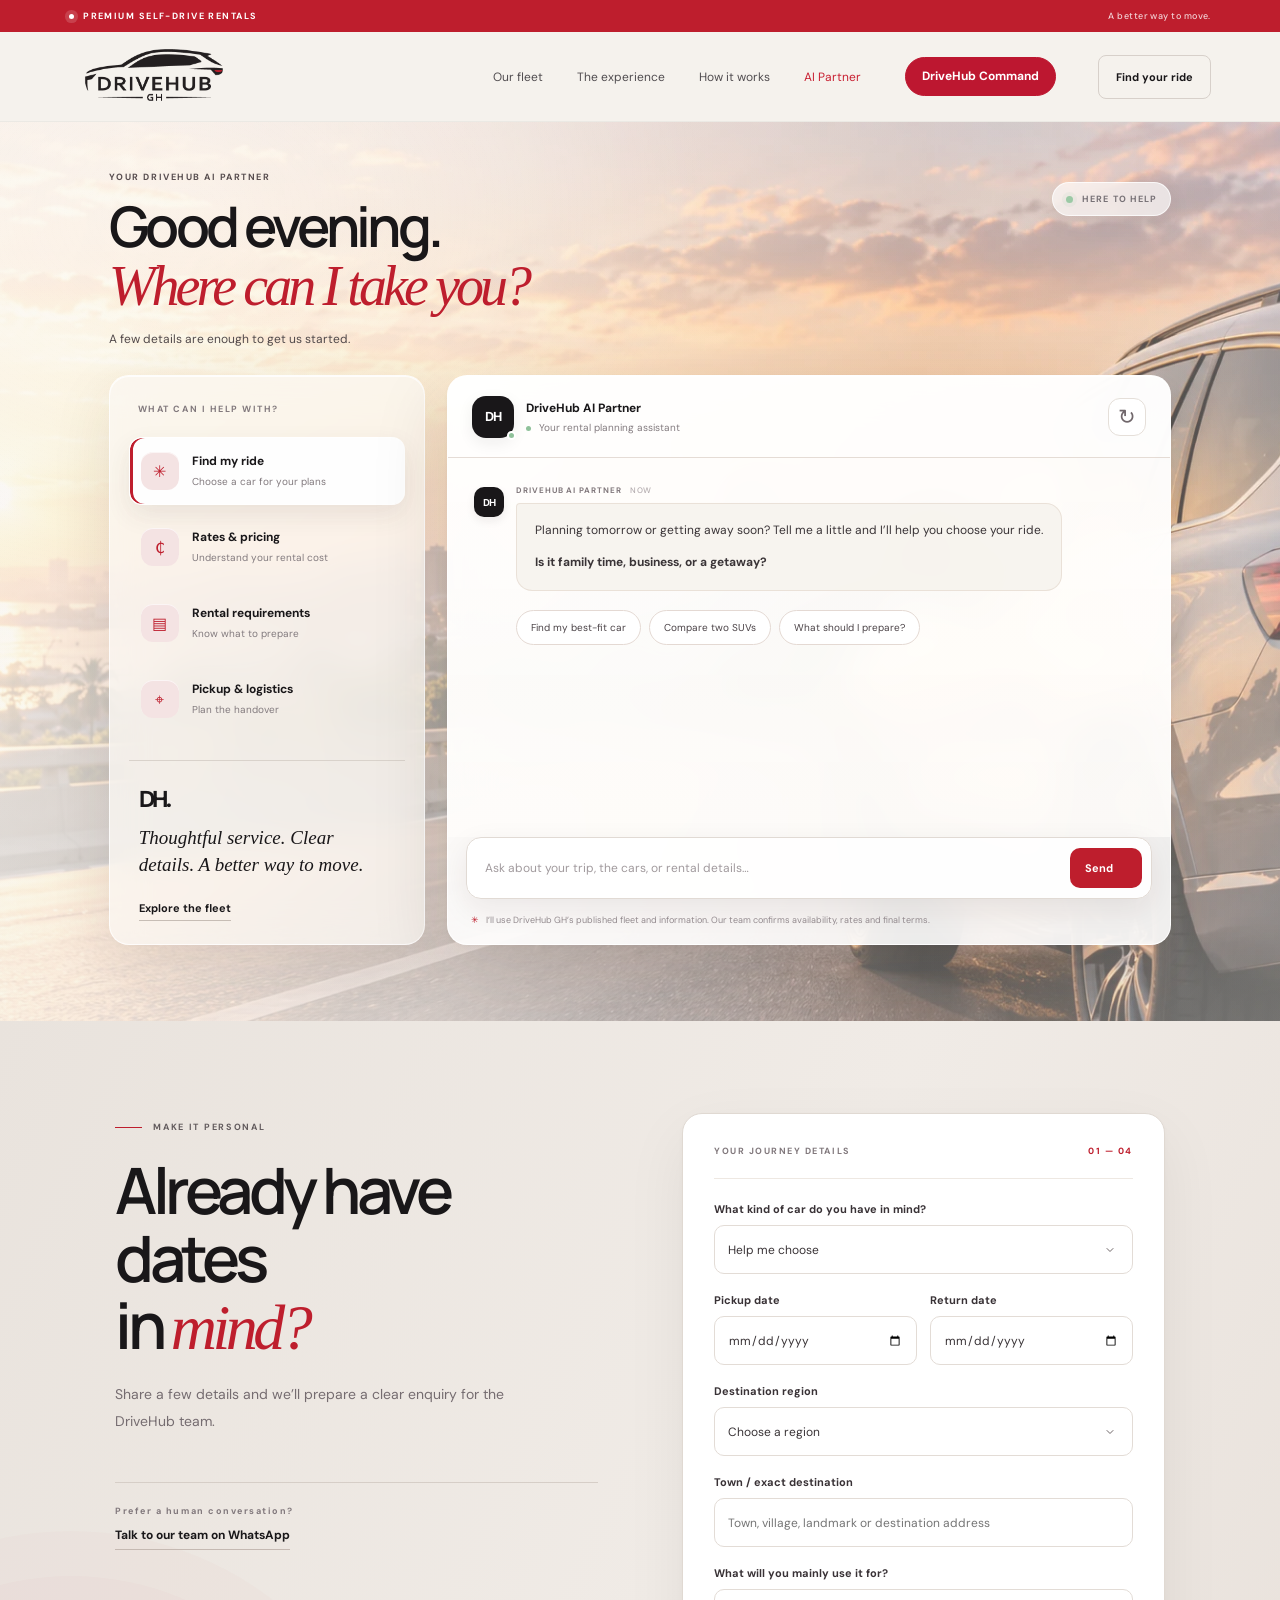
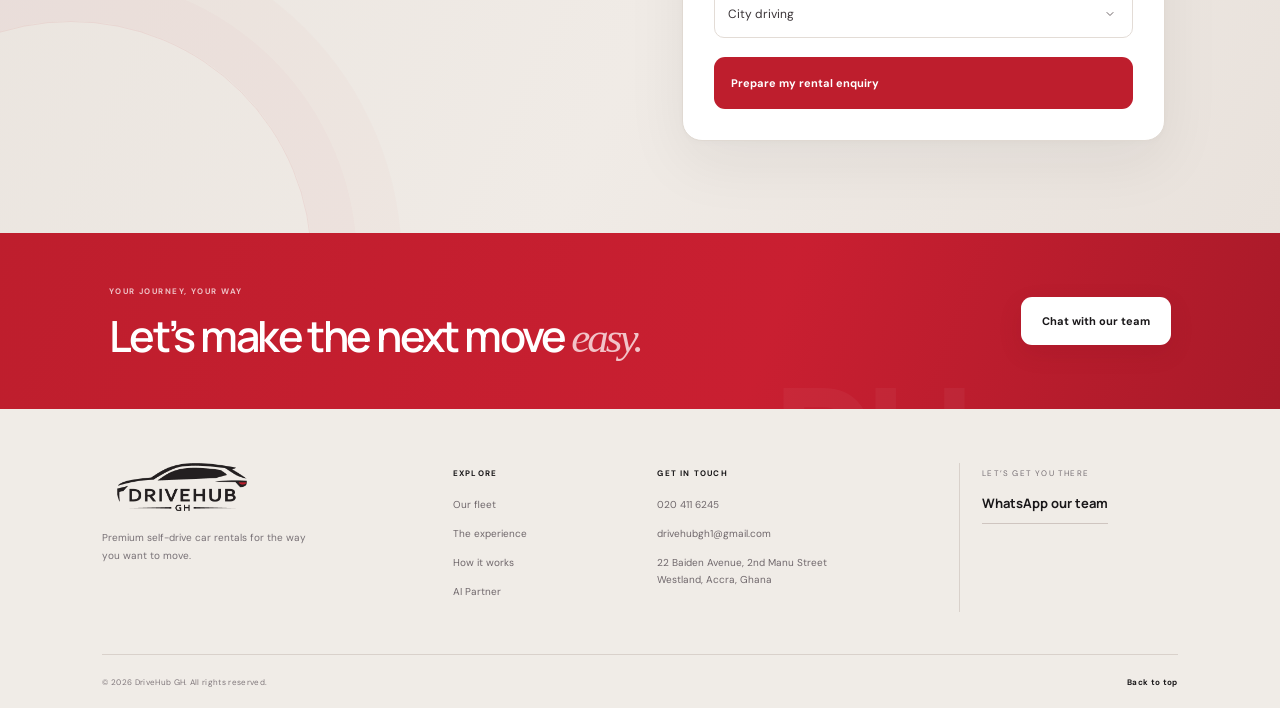
<file: faqs.html>
<!doctype html><html lang="en"><head><meta charset="utf-8"><meta name="viewport" content="width=device-width, initial-scale=1"><meta name="theme-color" content="#191719"><link rel="preconnect" href="https://fonts.googleapis.com"><link rel="preconnect" href="https://fonts.gstatic.com" crossorigin><link href="https://fonts.googleapis.com/css2?family=DM+Sans:wght@400;500;600;700&family=Manrope:wght@400;500;600;700;800&display=swap" rel="stylesheet"><link rel="stylesheet" href="styles.css"><meta name="description" content="Meet the DriveHub GH AI Partner: get tailored vehicle recommendations, rental guidance and help planning your trip."><title>DriveHub AI Partner | Premium Self-Drive Rentals in Accra</title>  <link rel="stylesheet" href="command-button.css">
</head><body class="concierge-site"><div class="announcement"><span class="pulse"></span> PREMIUM SELF-DRIVE RENTALS <span class="announcement-right">A better way to move.</span></div><header class="header" id="top"><a class="brand" href="index.html" aria-label="DriveHub GH home"><img src="assets/drivehub-logo.png" alt="DriveHub GH"></a><button class="menu-toggle" aria-label="Open menu" aria-expanded="false"><span></span><span></span></button><nav class="nav"><a href="fleet.html">Our fleet</a><a href="experience.html">The experience</a><a href="how-it-works.html">How it works</a><a href="faqs.html" aria-current="page">AI Partner</a><a class="header-command-cta" href="/command/" target="_blank" rel="noopener noreferrer">DriveHub Command</a>
</nav><a class="header-cta" href="find-your-ride.html">Find your ride </a></header><main class="concierge-page">
<section class="concierge-workspace" aria-label="DriveHub AI Partner chat">
  <div class="concierge-workspace-head"><div class="partner-intro"><span class="concierge-kicker" id="partnerKicker">YOUR DRIVEHUB AI PARTNER</span><h2><span id="partnerGreetingText">Good evening.</span><br><em id="partnerGreetingAccent">Where can I take you?</em></h2><p id="partnerGreetingNote" class="partner-greeting-note">Tell me what you have in mind. I’ll help you find a car that fits.</p></div><div class="concierge-live"><span></span> HERE TO HELP</div></div>
  <div class="concierge-layout">
    <aside class="concierge-sidebar">
      <span class="concierge-sidebar-label">WHAT CAN I HELP WITH?</span>
      <button class="concierge-topic is-active" data-prompt="Recommend a car from the DriveHub fleet for my trip"><span class="topic-icon">✳</span><span><b>Find my ride</b><small>Choose a car for your plans</small></span><i></i></button>
      <button class="concierge-topic" data-prompt="How does pricing work?"><span class="topic-icon">₵</span><span><b>Rates & pricing</b><small>Understand your rental cost</small></span><i></i></button>
      <button class="concierge-topic" data-prompt="What documents and requirements do I need?"><span class="topic-icon">▤</span><span><b>Rental requirements</b><small>Know what to prepare</small></span><i></i></button>
      <button class="concierge-topic" data-prompt="Where is pickup and how does it work?"><span class="topic-icon">⌖</span><span><b>Pickup & logistics</b><small>Plan the handover</small></span><i></i></button>
      <div class="concierge-side-note"><span class="side-note-mark">DH.</span><p>Thoughtful service. Clear details. A better way to move.</p><a href="fleet.html">Explore the fleet </a></div>
    </aside>
    <section class="concierge-chat" aria-label="Conversation">
      <div class="chat-topbar"><div class="chat-avatar"><span>DH</span><i></i></div><div class="chat-agent"><b>DriveHub AI Partner</b><span><i></i> Your rental planning assistant</span></div><button class="chat-reset" id="conciergeReset" type="button" aria-label="Start a new conversation" title="Start a new conversation">↻</button></div>
      <div class="chat-messages" id="conciergeMessages" aria-live="polite" aria-relevant="additions">
        <div class="chat-message assistant-message"><div class="message-avatar">DH</div><div class="message-content"><span class="message-sender">DRIVEHUB AI PARTNER <time>NOW</time></span><div class="message-bubble"><p id="partnerWelcomeMessage">I can help you match a car to your plans, from family trips to business days and weekend escapes.</p><p><strong id="partnerWelcomeQuestion">What are we planning today?</strong></p></div></div></div>
        <div class="chat-suggestions" id="conciergeSuggestions" aria-label="Suggested questions"><button type="button" data-prompt="Recommend a car from the DriveHub fleet for my trip">Find my best-fit car</button><button type="button" data-prompt="Compare the DriveHub SUVs and help me choose">Compare two SUVs</button><button type="button" data-prompt="What documents and requirements do I need to rent?">What should I prepare?</button></div>
      </div>
      <form class="chat-composer" id="conciergeForm"><label class="sr-only" for="conciergeInput">Ask DriveHub AI Partner</label><input id="conciergeInput" name="message" autocomplete="off" placeholder="Ask about your trip, the cars, or rental details…" maxlength="600" required><button type="submit" aria-label="Send message"><span>Send</span><b></b></button></form>
      <div class="chat-footnote"><span>✳</span> I’ll use DriveHub GH’s published fleet and information. Our team confirms availability, rates and final terms.</div>
    </section>
  </div>
</section>
<section class="concierge-trip" id="trip-planner"><div class="trip-copy"><div class="eyebrow"><span class="eyebrow-line"></span> MAKE IT PERSONAL</div><h2>Already have dates<br>in <em>mind?</em></h2><p>Share a few details and we’ll prepare a clear enquiry for the DriveHub team.</p><div class="trip-contact"><span>Prefer a human conversation?</span><a href="https://wa.me/233204116245" target="_blank" rel="noopener">Talk to our team on WhatsApp </a></div></div>
<form class="trip-form" id="conciergeTripForm"><div class="trip-form-head"><span>YOUR JOURNEY DETAILS</span><span>01 — 04</span></div><div class="trip-field"><label for="tripVehicle">What kind of car do you have in mind?</label><select id="tripVehicle" name="vehicle"><option value="Help me choose">Help me choose</option><option value="Toyota Prado">Toyota Prado</option><option value="Mitsubishi Outlander">Mitsubishi Outlander</option><option value="Toyota RAV4">Toyota RAV4</option><option value="Hyundai Santa Fe">Hyundai Santa Fe</option><option value="Honda CR-V">Honda CR-V</option><option value="Toyota Land Cruiser V8">Toyota Land Cruiser V8</option><option value="Acura MDX">Acura MDX</option></select></div><div class="trip-fields-row"><div class="trip-field"><label for="tripPickup">Pickup date</label><input type="date" id="tripPickup" name="pickup" required></div><div class="trip-field"><label for="tripReturn">Return date</label><input type="date" id="tripReturn" name="return" required></div></div><div class="trip-field"><label for="tripRegion">Destination region</label><select id="tripRegion" name="region" required><option value="" selected disabled>Choose a region</option><option value="Ahafo">Ahafo</option><option value="Ashanti">Ashanti</option><option value="Bono">Bono</option><option value="Bono East">Bono East</option><option value="Central">Central</option><option value="Eastern">Eastern</option><option value="Greater Accra">Greater Accra</option><option value="North East">North East</option><option value="Northern">Northern</option><option value="Oti">Oti</option><option value="Savannah">Savannah</option><option value="Upper East">Upper East</option><option value="Upper West">Upper West</option><option value="Volta">Volta</option><option value="Western">Western</option><option value="Western North">Western North</option></select></div><div class="trip-field"><label for="tripLocation">Town / exact destination</label><input type="text" id="tripLocation" name="location" value="" placeholder="Town, village, landmark or destination address" maxlength="120" required></div><div class="trip-field"><label for="tripPurpose">What will you mainly use it for?</label><select id="tripPurpose" name="purpose"><option>City driving</option><option>Business meetings</option><option>Family trip</option><option>Out-of-town journey</option><option>Special occasion</option><option>Other / not sure yet</option></select></div><button class="trip-submit" type="submit">Prepare my rental enquiry </button></form>
</section>
<section class="concierge-final-cta"><div><span>YOUR JOURNEY, YOUR WAY</span><h2>Let’s make the next move <em>easy.</em></h2></div><a href="https://wa.me/233204116245" target="_blank" rel="noopener">Chat with our team </a></section>
</main><footer class="footer"><div class="footer-main"><div class="footer-brand"><a href="index.html"><img src="assets/drivehub-logo.png" alt="DriveHub GH"></a><p>Premium self-drive car rentals for the way you want to move.</p></div><div class="footer-column"><h4>EXPLORE</h4><a href="fleet.html">Our fleet</a><a href="experience.html">The experience</a><a href="how-it-works.html">How it works</a><a href="faqs.html">AI Partner</a></div><div class="footer-column"><h4>GET IN TOUCH</h4><a href="tel:0204116245">020 411 6245</a><a href="mailto:drivehubgh1@gmail.com">drivehubgh1@gmail.com</a><span>22 Baiden Avenue, 2nd Manu Street<br>Westland, Accra, Ghana</span></div><div class="footer-contact"><span>LET’S GET YOU THERE</span><a href="https://wa.me/233204116245" target="_blank" rel="noopener">WhatsApp our team </a></div></div><div class="footer-bottom"><span>© <span id="year"></span> DriveHub GH. All rights reserved.</span><a href="#top">Back to top </a></div></footer><div class="toast" id="toast" role="status" aria-live="polite"></div><script src="script.js"></script></body></html>
</file>
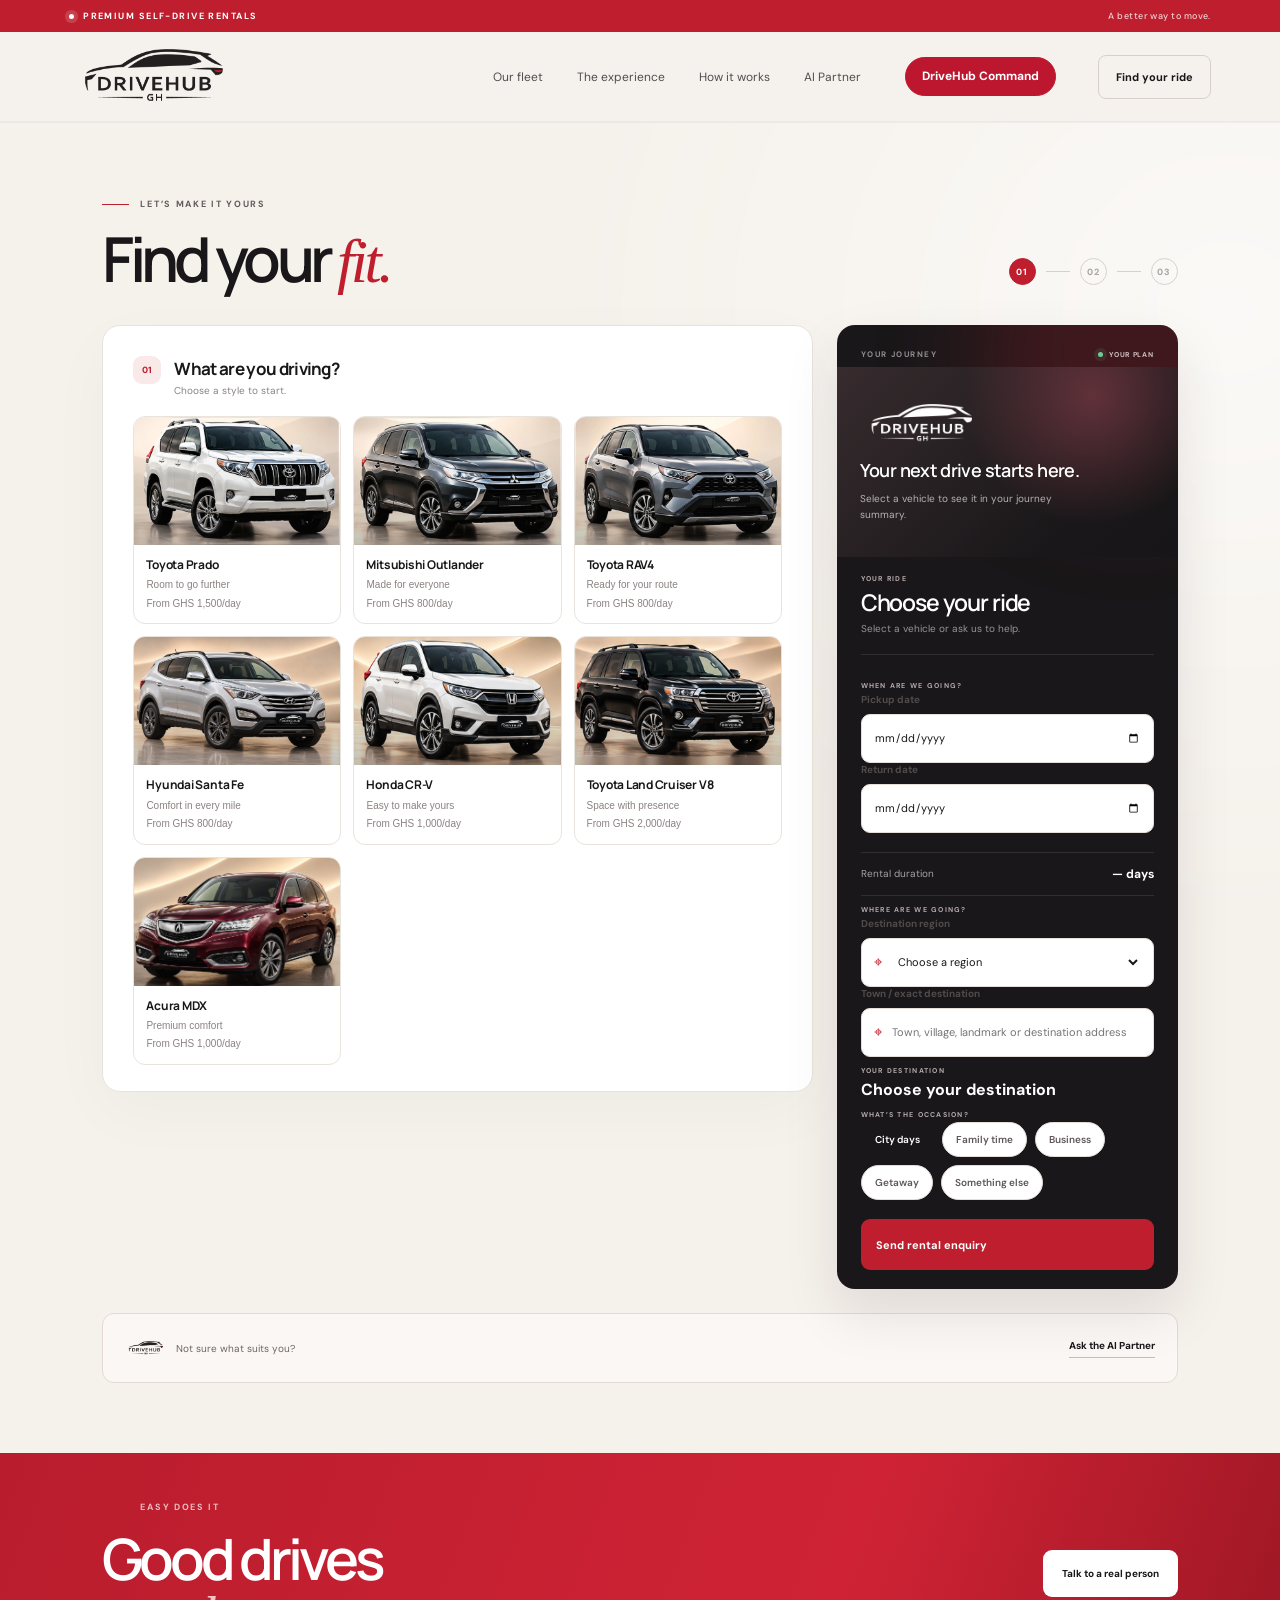
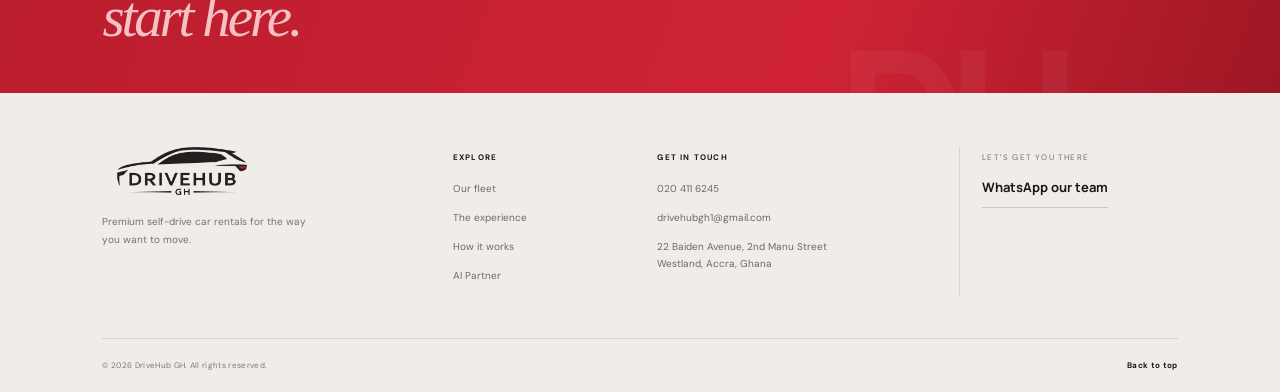
<file: find-your-ride.html>
<!doctype html>
<html lang="en">
<head>
<meta charset="utf-8"><meta name="viewport" content="width=device-width, initial-scale=1"><meta name="theme-color" content="#191719">
<link rel="preconnect" href="https://fonts.googleapis.com"><link rel="preconnect" href="https://fonts.gstatic.com" crossorigin>
<link href="https://fonts.googleapis.com/css2?family=DM+Sans:wght@400;500;600;700&family=Manrope:wght@400;500;600;700;800&display=swap" rel="stylesheet">
<link rel="stylesheet" href="styles.css"><meta name="description" content="Choose your vehicle and dates, then send a personalised self-drive rental enquiry to DriveHub GH.">
<title>Find Your Ride | DriveHub GH</title>
  <link rel="stylesheet" href="command-button.css">
</head>
<body class="booking-page ride-page">
<div class="announcement"><span class="pulse"></span> PREMIUM SELF-DRIVE RENTALS <span class="announcement-right">A better way to move.</span></div>
<header class="header" id="top"><a class="brand" href="index.html" aria-label="DriveHub GH home"><img src="assets/drivehub-logo.png" alt="DriveHub GH"></a><button class="menu-toggle" aria-label="Open menu" aria-expanded="false"><span></span><span></span></button><nav class="nav"><a href="fleet.html">Our fleet</a><a href="experience.html">The experience</a><a href="how-it-works.html">How it works</a><a href="faqs.html">AI Partner</a><a class="header-command-cta" href="/command/" target="_blank" rel="noopener noreferrer">DriveHub Command</a>
</nav><a class="header-cta" href="#ride-builder">Find your ride </a></header>
<main>
  <section class="ride-builder" id="ride-builder">
    <div class="ride-builder-heading"><div><div class="eyebrow"><span class="eyebrow-line"></span> LET’S MAKE IT YOURS</div><h2>Find your <em>fit.</em></h2></div><div class="ride-progress" aria-label="Your enquiry progress"><span class="progress-active">01</span><i></i><span>02</span><i></i><span>03</span></div></div>
    <form class="ride-form" id="bookingForm">
      <div class="ride-form-main">
        <section class="ride-step-block">
          <div class="ride-step-title"><span>01</span><div><h3>What are you driving?</h3><p>Choose a style to start.</p></div></div>
          <div class="ride-category-grid ride-fleet-grid" role="group" aria-label="Choose one of the DriveHub GH fleet vehicles">
            <button type="button" class="ride-category" data-ride-vehicle="Toyota Prado" aria-pressed="false">
              <span class="category-image" style="background-image:url('assets/fleet/toyota-prado.webp')" role="img" aria-label="Toyota Prado fleet vehicle"></span>
              <span class="category-copy"><strong>Toyota Prado</strong><small>Room to go further</small><small class="category-rate">From GHS 1,500/day</small></span><span class="category-check">✓</span>
            </button>
            <button type="button" class="ride-category" data-ride-vehicle="Mitsubishi Outlander" aria-pressed="false">
              <span class="category-image" style="background-image:url('assets/fleet/mitsubishi-outlander.webp')" role="img" aria-label="Mitsubishi Outlander fleet vehicle"></span>
              <span class="category-copy"><strong>Mitsubishi Outlander</strong><small>Made for everyone</small><small class="category-rate">From GHS 800/day</small></span><span class="category-check">✓</span>
            </button>
            <button type="button" class="ride-category" data-ride-vehicle="Toyota RAV4" aria-pressed="false">
              <span class="category-image" style="background-image:url('assets/fleet/toyota-rav4.webp')" role="img" aria-label="Toyota RAV4 fleet vehicle"></span>
              <span class="category-copy"><strong>Toyota RAV4</strong><small>Ready for your route</small><small class="category-rate">From GHS 800/day</small></span><span class="category-check">✓</span>
            </button>
            <button type="button" class="ride-category" data-ride-vehicle="Hyundai Santa Fe" aria-pressed="false">
              <span class="category-image" style="background-image:url('assets/fleet/hyundai-santa-fe.webp')" role="img" aria-label="Hyundai Santa Fe fleet vehicle"></span>
              <span class="category-copy"><strong>Hyundai Santa Fe</strong><small>Comfort in every mile</small><small class="category-rate">From GHS 800/day</small></span><span class="category-check">✓</span>
            </button>
            <button type="button" class="ride-category" data-ride-vehicle="Honda CR-V" aria-pressed="false">
              <span class="category-image" style="background-image:url('assets/fleet/honda-cr-v.webp')" role="img" aria-label="Honda CR-V fleet vehicle"></span>
              <span class="category-copy"><strong>Honda CR-V</strong><small>Easy to make yours</small><small class="category-rate">From GHS 1,000/day</small></span><span class="category-check">✓</span>
            </button>
            <button type="button" class="ride-category" data-ride-vehicle="Toyota Land Cruiser V8" aria-pressed="false">
              <span class="category-image" style="background-image:url('assets/fleet/toyota-land-cruiser-v8.webp')" role="img" aria-label="Toyota Land Cruiser V8 fleet vehicle"></span>
              <span class="category-copy"><strong>Toyota Land Cruiser V8</strong><small>Space with presence</small><small class="category-rate">From GHS 2,000/day</small></span><span class="category-check">✓</span>
            </button>
            <button type="button" class="ride-category" data-ride-vehicle="Acura MDX" aria-pressed="false">
              <span class="category-image" style="background-image:url('assets/fleet/acura-mdx.webp')" role="img" aria-label="Maroon Acura MDX fleet vehicle"></span>
              <span class="category-copy"><strong>Acura MDX</strong><small>Premium comfort</small><small class="category-rate">From GHS 1,000/day</small></span><span class="category-check">✓</span>
            </button>
          </div>
          <input type="hidden" id="vehicle" value="">
        </section>
</div>
      <aside class="ride-summary" aria-label="Your journey summary">
        <div class="summary-topline"><span>YOUR JOURNEY</span><span class="summary-live"><i></i> YOUR PLAN</span></div>
        <div class="summary-car-art is-empty" id="summaryCarArt" aria-label="Preview of your selected drive"><img id="summaryVehicleImage" src="assets/fleet/toyota-prado.webp" alt="" hidden><span class="summary-empty-state" id="summaryEmptyState"><img class="summary-empty-logo" src="assets/drivehub-logo.png" alt="DriveHub GH"><strong>Your next drive starts here.</strong><small>Select a vehicle to see it in your journey summary.</small></span><span class="summary-visual-kicker" hidden>YOUR DRIVE, IN FOCUS</span><span class="summary-art-label" id="summaryPurposeLabel" hidden>MADE FOR CITY DAYS</span></div>
        <div class="summary-selected"><span class="summary-caption">YOUR RIDE</span><strong id="summaryVehicle">Choose your ride</strong><span id="summaryVehicleNote">We’ll help find your fit.</span></div>
        <div class="summary-divider"></div>
        <div class="summary-form-fields">
          <div class="summary-form-heading"><span class="summary-caption">WHEN ARE WE GOING?</span></div>
          <div class="summary-date-fields">
            <label class="ride-field summary-field"><span>Pickup date</span><span class="ride-input summary-input"><input type="date" id="pickupDate" required aria-label="Pickup date"></span></label>
            <label class="ride-field summary-field"><span>Return date</span><span class="ride-input summary-input"><input type="date" id="returnDate" required aria-label="Return date"></span></label>
          </div>
          <div class="summary-duration"><span>Rental duration</span><strong id="summaryDays">— days</strong></div>
          <div class="summary-form-heading summary-destination-heading"><span class="summary-caption">WHERE ARE WE GOING?</span></div>
          <label class="ride-field summary-field"><span>Destination region</span><span class="ride-input summary-input"><span class="field-symbol">⌖</span><select id="pickupRegion" required><option value="" selected disabled>Choose a region</option><option value="Ahafo">Ahafo</option><option value="Ashanti">Ashanti</option><option value="Bono">Bono</option><option value="Bono East">Bono East</option><option value="Central">Central</option><option value="Eastern">Eastern</option><option value="Greater Accra">Greater Accra</option><option value="North East">North East</option><option value="Northern">Northern</option><option value="Oti">Oti</option><option value="Savannah">Savannah</option><option value="Upper East">Upper East</option><option value="Upper West">Upper West</option><option value="Volta">Volta</option><option value="Western">Western</option><option value="Western North">Western North</option></select></span></label>
          <label class="ride-field summary-field summary-town-field"><span>Town / exact destination</span><span class="ride-input summary-input"><span class="field-symbol">⌖</span><input type="text" id="pickup" value="" placeholder="Town, village, landmark or destination address" required maxlength="120" autocomplete="street-address"></span></label>
          <div class="summary-pickup-area"><span class="summary-caption">YOUR DESTINATION</span><strong id="summaryPickupArea">Choose a destination region and town</strong></div>
          <div class="summary-form-heading summary-purpose-heading"><span class="summary-caption">WHAT’S THE OCCASION?</span></div>
          <div class="ride-purpose-grid summary-purpose-grid" role="group" aria-label="Choose your trip purpose">
            <button type="button" class="purpose-chip is-active" data-purpose="City driving" aria-pressed="true">City days</button>
            <button type="button" class="purpose-chip" data-purpose="Family trip" aria-pressed="false">Family time</button>
            <button type="button" class="purpose-chip" data-purpose="Business" aria-pressed="false">Business</button>
            <button type="button" class="purpose-chip" data-purpose="Weekend away" aria-pressed="false">Getaway</button>
            <button type="button" class="purpose-chip" data-purpose="Other" aria-pressed="false">Something else</button>
          </div>
          <input type="hidden" id="ridePurpose" value="City driving">
        </div>
        <button class="ride-submit" type="submit"><span>Send rental enquiry</span></button>
      </aside>
    </form>
    <div class="ride-bottom-note"><span class="bottom-note-mark"><img src="assets/drivehub-logo.png" alt="DriveHub GH"></span><p>Not sure what suits you?</p><a href="faqs.html">Ask the AI Partner </a></div>
  </section>
  <section class="ride-aftercare"><div><span class="eyebrow light"><span class="eyebrow-line"></span> EASY DOES IT</span><h2>Good drives<br><em>start here.</em></h2></div><a href="https://wa.me/233204116245" target="_blank" rel="noopener">Talk to a real person </a></section>
</main>
<footer class="footer"><div class="footer-main"><div class="footer-brand"><a href="index.html"><img src="assets/drivehub-logo.png" alt="DriveHub GH"></a><p>Premium self-drive car rentals for the way you want to move.</p></div><div class="footer-column"><h4>EXPLORE</h4><a href="fleet.html">Our fleet</a><a href="experience.html">The experience</a><a href="how-it-works.html">How it works</a><a href="faqs.html">AI Partner</a></div><div class="footer-column"><h4>GET IN TOUCH</h4><a href="tel:0204116245">020 411 6245</a><a href="mailto:drivehubgh1@gmail.com">drivehubgh1@gmail.com</a><span>22 Baiden Avenue, 2nd Manu Street<br>Westland, Accra, Ghana</span></div><div class="footer-contact"><span>LET’S GET YOU THERE</span><a href="https://wa.me/233204116245" target="_blank" rel="noopener">WhatsApp our team </a></div></div><div class="footer-bottom"><span>© <span id="year"></span> DriveHub GH. All rights reserved.</span><a href="#top">Back to top </a></div></footer>
<div class="toast" id="toast" role="status" aria-live="polite"></div>
<script src="script.js"></script>
</body></html>
</file>
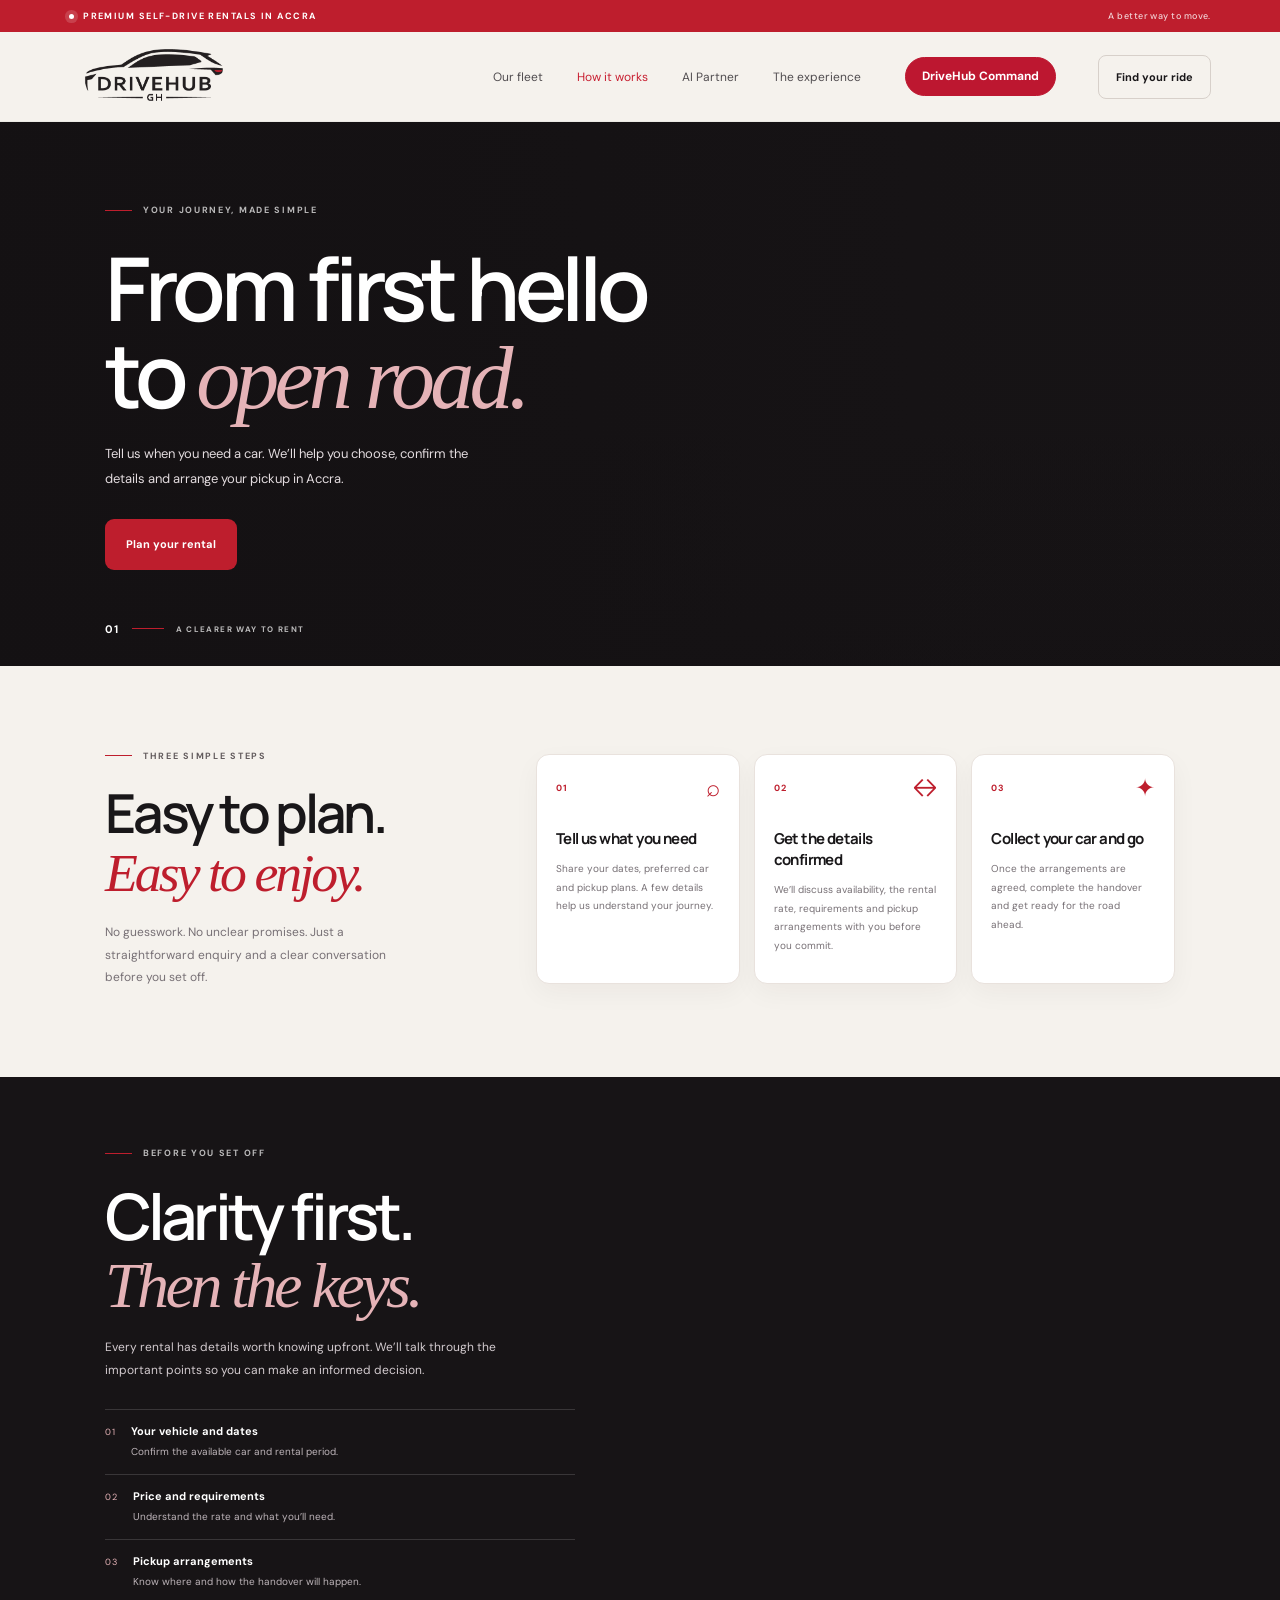
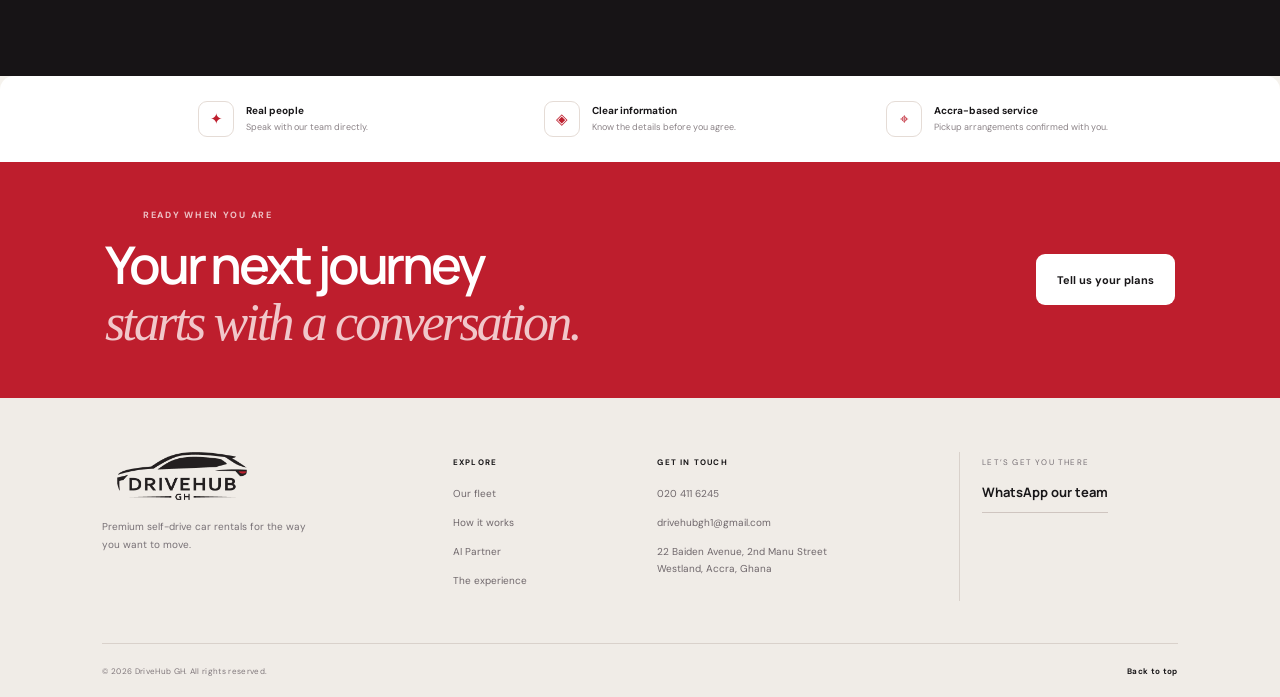
<file: how-it-works.html>
<!doctype html><html lang="en"><head><meta charset="utf-8"><meta name="viewport" content="width=device-width, initial-scale=1"><meta name="theme-color" content="#191719"><link rel="preconnect" href="https://fonts.googleapis.com"><link rel="preconnect" href="https://fonts.gstatic.com" crossorigin><link href="https://fonts.googleapis.com/css2?family=DM+Sans:wght@400;500;600;700&family=Manrope:wght@400;500;600;700;800&display=swap" rel="stylesheet"><link rel="stylesheet" href="styles.css"><meta name="description" content="See how DriveHub GH car rental works, from your first enquiry to vehicle pickup in Accra."><title>How Car Rental Works | DriveHub GH</title>  <link rel="stylesheet" href="command-button.css">
</head><body class="how-works-page"><div class="announcement"><span class="pulse"></span> PREMIUM SELF-DRIVE RENTALS IN ACCRA <span class="announcement-right">A better way to move.</span></div><header class="header" id="top"><a class="brand" href="index.html" aria-label="DriveHub GH home"><img src="assets/drivehub-logo.png" alt="DriveHub GH"></a><button class="menu-toggle" aria-label="Open menu" aria-expanded="false"><span></span><span></span></button><nav class="nav"><a href="fleet.html">Our fleet</a><a href="how-it-works.html" aria-current="page">How it works</a><a href="faqs.html">AI Partner</a><a href="experience.html">The experience</a><a class="header-command-cta" href="/command/" target="_blank" rel="noopener noreferrer">DriveHub Command</a>
</nav><a class="header-cta" href="find-your-ride.html">Find your ride </a></header><main class="how-page">
  <section class="how-hero">
    <div class="how-hero-image" aria-hidden="true"></div>
    <div class="how-hero-overlay" aria-hidden="true"></div>
    <div class="how-hero-copy">
      <div class="eyebrow light"><span class="eyebrow-line"></span> YOUR JOURNEY, MADE SIMPLE</div>
      <h1>From first hello<br>to <em>open road.</em></h1>
      <p>Tell us when you need a car. We’ll help you choose, confirm the details and arrange your pickup in Accra.</p>
      <a class="button button-red" href="find-your-ride.html">Plan your rental</a>
    </div>
    <div class="how-hero-foot"><span>01</span><i></i> A CLEARER WAY TO RENT</div>
  </section>

  <section class="how-steps-section">
    <div class="how-section-intro">
      <div class="eyebrow"><span class="eyebrow-line"></span> THREE SIMPLE STEPS</div>
      <h2>Easy to plan.<br><em>Easy to enjoy.</em></h2>
      <p>No guesswork. No unclear promises. Just a straightforward enquiry and a clear conversation before you set off.</p>
    </div>
    <div class="how-steps-grid">
      <article class="how-step-card">
        <div class="how-step-top"><span>01</span><span class="how-step-icon" aria-hidden="true">⌕</span></div>
        <h3>Tell us what you need</h3>
        <p>Share your dates, preferred car and pickup plans. A few details help us understand your journey.</p>
      </article>
      <article class="how-step-card">
        <div class="how-step-top"><span>02</span><span class="how-step-icon" aria-hidden="true">↔</span></div>
        <h3>Get the details confirmed</h3>
        <p>We’ll discuss availability, the rental rate, requirements and pickup arrangements with you before you commit.</p>
      </article>
      <article class="how-step-card">
        <div class="how-step-top"><span>03</span><span class="how-step-icon" aria-hidden="true">✦</span></div>
        <h3>Collect your car and go</h3>
        <p>Once the arrangements are agreed, complete the handover and get ready for the road ahead.</p>
      </article>
    </div>
  </section>

  <section class="how-ready-section">
    <div class="how-ready-photo" aria-hidden="true"></div>
    <div class="how-ready-content">
      <div class="eyebrow light"><span class="eyebrow-line"></span> BEFORE YOU SET OFF</div>
      <h2>Clarity first.<br><em>Then the keys.</em></h2>
      <p>Every rental has details worth knowing upfront. We’ll talk through the important points so you can make an informed decision.</p>
      <div class="how-ready-points">
        <div><span>01</span><p><strong>Your vehicle and dates</strong><small>Confirm the available car and rental period.</small></p></div>
        <div><span>02</span><p><strong>Price and requirements</strong><small>Understand the rate and what you’ll need.</small></p></div>
        <div><span>03</span><p><strong>Pickup arrangements</strong><small>Know where and how the handover will happen.</small></p></div>
      </div>
    </div>
  </section>

  <section class="how-promise-band">
    <div class="how-promise-item"><span class="how-promise-symbol">✦</span><div><strong>Real people</strong><small>Speak with our team directly.</small></div></div>
    <div class="how-promise-item"><span class="how-promise-symbol">◈</span><div><strong>Clear information</strong><small>Know the details before you agree.</small></div></div>
    <div class="how-promise-item"><span class="how-promise-symbol">⌖</span><div><strong>Accra-based service</strong><small>Pickup arrangements confirmed with you.</small></div></div>
  </section>

  <section class="how-final-cta">
    <div><div class="eyebrow light"><span class="eyebrow-line"></span> READY WHEN YOU ARE</div><h2>Your next journey<br><em>starts with a conversation.</em></h2></div>
    <a class="button button-light" href="find-your-ride.html">Tell us your plans</a>
  </section>
</main><footer class="footer"><div class="footer-main"><div class="footer-brand"><a href="index.html"><img src="assets/drivehub-logo.png" alt="DriveHub GH"></a><p>Premium self-drive car rentals for the way you want to move.</p></div><div class="footer-column"><h4>EXPLORE</h4><a href="fleet.html">Our fleet</a><a href="how-it-works.html">How it works</a><a href="faqs.html">AI Partner</a><a href="experience.html">The experience</a></div><div class="footer-column"><h4>GET IN TOUCH</h4><a href="tel:0204116245">020 411 6245</a><a href="mailto:drivehubgh1@gmail.com">drivehubgh1@gmail.com</a><span>22 Baiden Avenue, 2nd Manu Street<br>Westland, Accra, Ghana</span></div><div class="footer-contact"><span>LET’S GET YOU THERE</span><a href="https://wa.me/233204116245" target="_blank" rel="noopener">WhatsApp our team </a></div></div><div class="footer-bottom"><span>© <span id="year"></span> DriveHub GH. All rights reserved.</span><a href="#top">Back to top </a></div></footer><div class="toast" id="toast" role="status" aria-live="polite"></div><script src="script.js"></script></body></html>
</file>
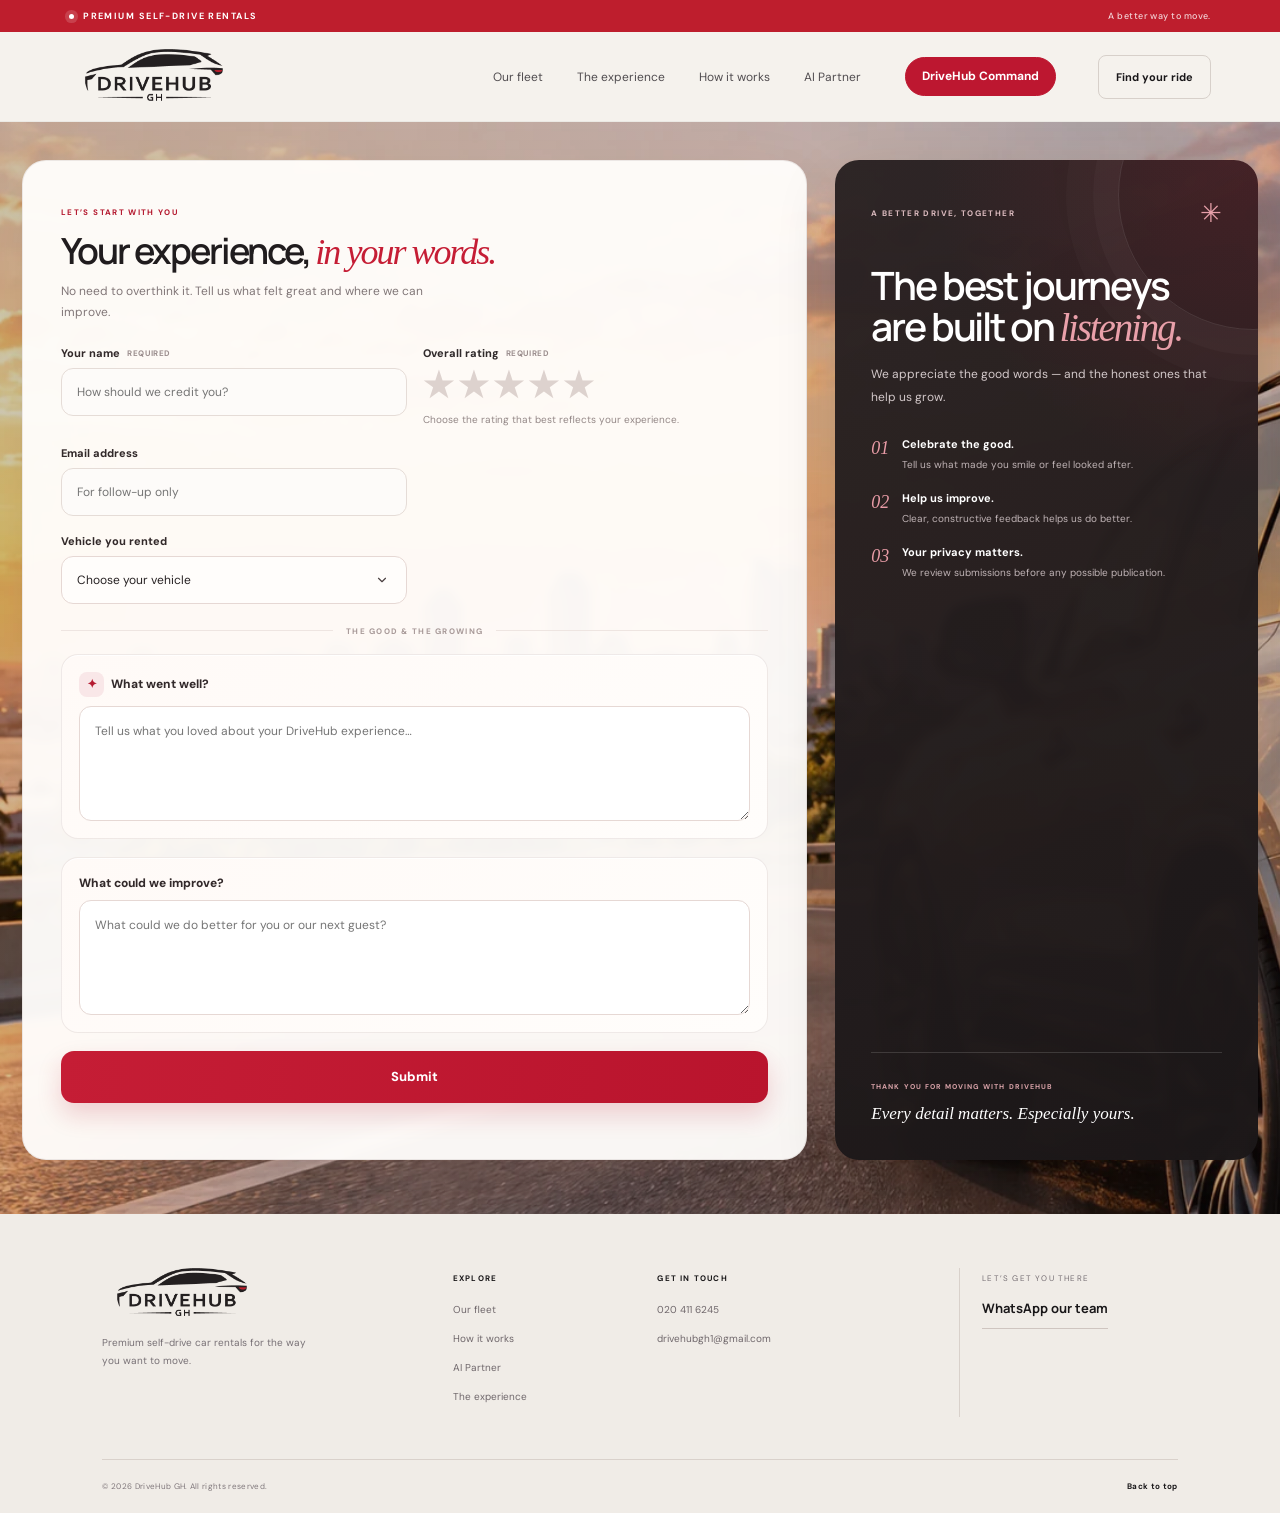
<file: leave-a-review.html>
<!doctype html>
<html lang="en">
<head>
<meta charset="utf-8"><meta name="viewport" content="width=device-width, initial-scale=1">
<meta name="theme-color" content="#191719">
<meta name="description" content="Share your DriveHub GH rental experience and help us make every journey better.">
<link rel="preconnect" href="https://fonts.googleapis.com"><link rel="preconnect" href="https://fonts.gstatic.com" crossorigin>
<link href="https://fonts.googleapis.com/css2?family=DM+Sans:wght@400;500;600;700&family=Manrope:wght@400;500;600;700;800&display=swap" rel="stylesheet">
<link rel="stylesheet" href="styles.css"><link rel="stylesheet" href="testimonials.css"><link rel="stylesheet" href="review-page.css"><link rel="stylesheet" href="review-background-fix.css">
<link rel="stylesheet" href="review-dropdown-alignment.css">
<title>Share Your Experience | DriveHub GH</title>
  <link rel="stylesheet" href="command-button.css">
</head>
<body>
<div class="announcement"><span class="pulse"></span> PREMIUM SELF-DRIVE RENTALS <span class="announcement-right">A better way to move.</span></div>
<header class="header" id="top">
  <a class="brand" href="index.html" aria-label="DriveHub GH home"><img src="assets/drivehub-logo.png" alt="DriveHub GH"></a>
  <button class="menu-toggle" aria-label="Open menu" aria-expanded="false"><span></span><span></span></button>
  <nav class="nav" aria-label="Main navigation"><a href="fleet.html">Our fleet</a><a href="experience.html">The experience</a><a href="how-it-works.html">How it works</a><a href="faqs.html">AI Partner</a><a class="header-command-cta" href="/command/" target="_blank" rel="noopener noreferrer">DriveHub Command</a>
</nav>
  <a class="header-cta" href="find-your-ride.html">Find your ride </a>
</header>

<main class="review-page">
  <div class="review-wrap">


    <div class="review-layout">
      <section class="review-form-card" aria-label="Customer review form">
        <div class="review-form-heading"><span class="review-step">LET’S START WITH YOU</span><h2>Your experience, <em>in your words.</em></h2><p>No need to overthink it. Tell us what felt great and where we can improve.</p></div>
        <form class="review-form" id="reviewForm" method="POST">
          <div class="review-field review-name-field"><label for="reviewName">Your name <span>Required</span></label><input id="reviewName" name="name" autocomplete="name" maxlength="80" placeholder="How should we credit you?" required></div>
          <div class="review-field review-email-field"><label for="reviewEmail">Email address</label><input id="reviewEmail" name="email" type="email" autocomplete="email" maxlength="120" placeholder="For follow-up only"></div>
          <div class="review-field review-rating-field"><span class="review-label" id="ratingLabel">Overall rating <span>Required</span></span><div class="review-rating" role="radiogroup" aria-labelledby="ratingLabel">
              <input type="radio" id="star1" name="rating" value="1" required><label for="star1" title="1 star" aria-label="1 star">★</label>
              <input type="radio" id="star2" name="rating" value="2"><label for="star2" title="2 stars" aria-label="2 stars">★</label>
              <input type="radio" id="star3" name="rating" value="3"><label for="star3" title="3 stars" aria-label="3 stars">★</label>
              <input type="radio" id="star4" name="rating" value="4"><label for="star4" title="4 stars" aria-label="4 stars">★</label>
              <input type="radio" id="star5" name="rating" value="5"><label for="star5" title="5 stars" aria-label="5 stars">★</label>
            </div><small class="review-hint">Choose the rating that best reflects your experience.</small></div>
          <div class="review-field review-car-field"><label for="reviewCar">Vehicle you rented</label><select id="reviewCar" name="car"><option value="Not specified">Choose your vehicle</option><option>Toyota Prado</option><option>Mitsubishi Outlander</option><option>Toyota RAV4</option><option>Hyundai Santa Fe</option><option>Honda CR-V</option><option>Toyota Land Cruiser V8</option><option>Other / not sure</option></select></div>
          <div class="review-divider"><span>THE GOOD & THE GROWING</span></div>
          <section class="review-field review-field-full review-story-field" aria-labelledby="wentWellHeading">
            <label id="wentWellHeading" for="reviewWentWell"><span class="field-icon field-icon-good">✦</span> What went well?</label>
            <textarea id="reviewWentWell" name="wentWell" maxlength="1200" placeholder="Tell us what you loved about your DriveHub experience…"></textarea>
          </section>
          <section class="review-field review-field-full review-story-field" aria-labelledby="reviewImproveHeading">
            <label id="reviewImproveHeading" for="reviewImprove">What could we improve?</label>
            <textarea id="reviewImprove" name="improve" maxlength="1200" placeholder="What could we do better for you or our next guest?"></textarea>
          </section>
<button class="review-submit" type="submit"><span>Submit</span></button>
          <p class="review-status" id="reviewStatus" role="status" aria-live="polite"></p>
        </form>
      </section>

      <aside class="review-aside">
        <div class="review-aside-top"><span class="aside-kicker">A BETTER DRIVE, TOGETHER</span><span class="aside-symbol">✳</span></div>
        <h2>The best journeys are built on <em>listening.</em></h2>
        <p>We appreciate the good words — and the honest ones that help us grow.</p>
        <div class="review-aside-points"><div><span>01</span><p><b>Celebrate the good.</b><small>Tell us what made you smile or feel looked after.</small></p></div><div><span>02</span><p><b>Help us improve.</b><small>Clear, constructive feedback helps us do better.</small></p></div><div><span>03</span><p><b>Your privacy matters.</b><small>We review submissions before any possible publication.</small></p></div></div>
        <div class="review-aside-foot"><span>THANK YOU FOR MOVING WITH DRIVEHUB</span><p>Every detail matters. Especially yours.</p></div>
      </aside>
    </div>
</div>
</main>

<footer class="footer"><div class="footer-main"><div class="footer-brand"><a href="index.html"><img src="assets/drivehub-logo.png" alt="DriveHub GH"></a><p>Premium self-drive car rentals for the way you want to move.</p></div><div class="footer-column"><h4>EXPLORE</h4><a href="fleet.html">Our fleet</a><a href="how-it-works.html">How it works</a><a href="faqs.html">AI Partner</a><a href="experience.html">The experience</a></div><div class="footer-column"><h4>GET IN TOUCH</h4><a href="tel:0204116245">020 411 6245</a><a href="mailto:drivehubgh1@gmail.com">drivehubgh1@gmail.com</a></div><div class="footer-contact"><span>LET’S GET YOU THERE</span><a href="https://wa.me/233204116245" target="_blank" rel="noopener">WhatsApp our team </a></div></div><div class="footer-bottom"><span>© <span id="year"></span> DriveHub GH. All rights reserved.</span><a href="#top">Back to top </a></div></footer>
<script src="script.js"></script>

<script>
(function () {
  function initReviewForm() {
    var group = document.querySelector('.review-rating');
    if (group) {
      var radios = Array.from(group.querySelectorAll('input[name="rating"]'));
      var labels = Array.from(group.querySelectorAll('label[for^="star"]'));

      function paint(value) {
        labels.forEach(function (label) {
          var number = Number(label.htmlFor.replace('star', ''));
          var active = number <= value && value > 0;
          label.classList.toggle('is-active', active);
          label.style.setProperty('color', active ? '#c51d35' : '#ddd2ce', 'important');
        });
        group.setAttribute('aria-label', value ? value + ' out of 5 stars selected' : 'Choose a rating from 1 to 5 stars');
      }

      radios.forEach(function (radio) {
        radio.addEventListener('change', function () {
          if (radio.checked) paint(Number(radio.value));
        });
        radio.addEventListener('click', function () {
          paint(Number(radio.value));
        });
      });
      labels.forEach(function (label) {
        label.addEventListener('click', function () {
          var radio = radios.find(function (item) { return item.id === label.htmlFor; });
          if (radio) {
            radio.checked = true;
            paint(Number(radio.value));
          }
        });
      });
      var selected = radios.find(function (radio) { return radio.checked; });
      paint(selected ? Number(selected.value) : 0);
    }

    // Keep a cumulative list of files for each feedback section and display their names.
    [
      { inputId: 'reviewWentWellFiles', listId: 'reviewWentWellFileList' },
      { inputId: 'reviewImproveFiles', listId: 'reviewImproveFileList' }
    ].forEach(function (config) {
      var input = document.getElementById(config.inputId);
      var list = document.getElementById(config.listId);
      if (!input || !list) return;
      var chosenFiles = [];
      function renderFiles() {
        list.innerHTML = '';
        if (!chosenFiles.length) {
          var empty = document.createElement('li');
          empty.className = 'review-file-empty';
          empty.textContent = 'No files selected yet.';
          list.appendChild(empty);
          return;
        }
        chosenFiles.forEach(function (file, index) {
          var item = document.createElement('li');
          item.className = 'review-file-item';
          var name = document.createElement('span');
          name.textContent = file.name;
          name.title = file.name;
          var remove = document.createElement('button');
          remove.type = 'button';
          remove.className = 'review-file-remove';
          remove.textContent = '×';
          remove.setAttribute('aria-label', 'Remove ' + file.name);
          remove.addEventListener('click', function () {
            chosenFiles.splice(index, 1);
            syncInput();
            renderFiles();
          });
          item.appendChild(name);
          item.appendChild(remove);
          list.appendChild(item);
        });
      }
      function syncInput() {
        try {
          var transfer = new DataTransfer();
          chosenFiles.forEach(function (file) { transfer.items.add(file); });
          input.files = transfer.files;
        } catch (e) {
          // Browsers without DataTransfer file assignment still allow standard file selection.
        }
      }
      input.addEventListener('change', function () {
        Array.from(input.files || []).forEach(function (file) {
          if (!chosenFiles.some(function (existing) {
            return existing.name === file.name && existing.size === file.size && existing.lastModified === file.lastModified;
          })) chosenFiles.push(file);
        });
        syncInput();
        renderFiles();
      });
      renderFiles();
    });

    document.querySelectorAll('[data-file-input]').forEach(function (button) {
      button.addEventListener('click', function () {
        var input = document.getElementById(button.getAttribute('data-file-input'));
        if (input) input.click();
      });
    });
  }

  if (document.readyState === 'loading') {
    document.addEventListener('DOMContentLoaded', initReviewForm);
  } else {
    initReviewForm();
  }
})();
</script>


<script>
(function () {
  var form = document.getElementById('reviewForm');
  var status = document.getElementById('reviewStatus');
  if (!form || !status) return;
  form.addEventListener('submit', async function (event) {
    event.preventDefault();
    var submit = form.querySelector('button[type="submit"]');
    var label = submit ? submit.innerText : '';
    if (submit) { submit.disabled = true; submit.innerText = 'Submitting…'; }
    status.textContent = 'Submitting your review securely…';
    status.setAttribute('data-state', 'loading');
    var data = new FormData(form);
    var payload = {
      name: String(data.get('name') || '').trim(),
      email: String(data.get('email') || '').trim(),
      rating: Number(data.get('rating') || 0),
      vehicle: String(data.get('car') || 'Not specified'),
      whatWentWell: String(data.get('wentWell') || '').trim(),
      whatToImprove: String(data.get('improve') || '').trim()
    };
    try {
      var response = await fetch('/api/reviews', { method: 'POST', headers: { 'content-type': 'application/json', 'accept': 'application/json' }, body: JSON.stringify(payload) });
      var result = await response.json().catch(function () { return {}; });
      if (!response.ok) throw new Error(result.error || 'We could not save your review. Please try again.');
      form.reset();
      var group = document.querySelector('.review-rating');
      if (group) { group.querySelectorAll('label[for^="star"]').forEach(function (label) { label.classList.remove('is-active'); label.style.setProperty('color', '#ddd2ce', 'important'); }); group.setAttribute('aria-label', 'Choose a rating from 1 to 5 stars'); }
      status.textContent = 'Thank you. Your review has been received and is awaiting moderation before publication.';
      status.setAttribute('data-state', 'success');
    } catch (error) {
      status.textContent = error.message || 'Submission failed. Please try again shortly.';
      status.setAttribute('data-state', 'error');
    } finally {
      if (submit) { submit.disabled = false; submit.innerText = label || 'Submit'; }
    }
  });
})();
</script>

</body></html>
</file>
<file: styles.css>
:root{--ink:#191719;--red:#be1e2d;--red-dark:#9e1724;--paper:#f5f2ed;--white:#fff;--muted:#777176;--line:#ded9d4;--serif:Georgia,'Times New Roman',serif;--sans:'DM Sans',sans-serif;--display:'Manrope',sans-serif}*{box-sizing:border-box}html{scroll-behavior:smooth;scroll-padding-top:88px}body{margin:0;background:var(--paper);color:var(--ink);font-family:var(--sans);-webkit-font-smoothing:antialiased}a{color:inherit;text-decoration:none}.announcement{height:32px;background:var(--red);color:#fff;display:flex;align-items:center;padding:0 5.4%;font-size:9px;letter-spacing:.16em;font-weight:700;gap:9px}.pulse{width:5px;height:5px;background:#fff;border-radius:50%;box-shadow:0 0 0 4px #ffffff26}.announcement-right{margin-left:auto;opacity:.8;letter-spacing:.05em;font-weight:500}.header{height:90px;padding:0 5.4%;display:flex;align-items:center;justify-content:space-between;background:var(--paper);position:sticky;top:0;z-index:20;border-bottom:1px solid #1b17170b}.brand{width:154px;display:flex;align-items:center}.brand img{width:100%;height:auto;display:block}.nav{display:flex;align-items:center;gap:34px;margin-left:auto;margin-right:42px}.nav a{font-size:12px;color:#514d50;transition:color .2s}.nav a:hover,.text-link:hover{color:var(--red)}.header-cta{display:flex;align-items:center;gap:24px;padding:14px 17px;border:1px solid #d7d0ca;font-size:11px;font-weight:700}.header-cta span{font-size:16px;color:var(--red)}.menu-toggle{display:none}.hero{height:min(690px,74vw);min-height:570px;position:relative;overflow:hidden;background:#191719;color:#fff}.hero-image{position:absolute;inset:0;background-image:url('https://images.unsplash.com/photo-1503376780353-7e6692767b70?auto=format&fit=crop&w=2200&q=88');background-size:cover;background-position:center 58%;transform:scale(1.02);animation:heroReveal 1.1s ease-out both}.hero-shade{position:absolute;inset:0;background:linear-gradient(90deg,rgba(19,16,18,.94) 0%,rgba(19,16,18,.79) 34%,rgba(19,16,18,.18) 76%,rgba(19,16,18,.22) 100%),linear-gradient(0deg,rgba(17,14,16,.42),transparent 40%)}.hero-content{position:relative;z-index:2;padding:105px 0 0 11.2%;max-width:660px;animation:contentIn .8s .1s both}.eyebrow{font-size:9px;letter-spacing:.19em;font-weight:700;color:#625b5d;display:flex;align-items:center;gap:11px}.eyebrow.light{color:#ffffffb3}.eyebrow-line{display:inline-block;width:27px;height:1px;background:var(--red)}h1,h2,h3,p{margin-top:0}h1,h2{font-family:var(--display);letter-spacing:-.06em;font-weight:600}h1{font-size:clamp(54px,6.3vw,90px);line-height:1.04;margin:28px 0 20px}h1 em,h2 em{font-family:var(--serif);font-weight:400;letter-spacing:-.055em}h1 em{color:#e2b5b6} .hero-content>p{font-size:14px;line-height:1.9;color:#e1dce0;max-width:385px;margin-bottom:29px}.hero-actions{display:flex;align-items:center;gap:27px}.button{display:inline-flex;align-items:center;justify-content:center;gap:30px;min-height:51px;padding:0 21px;font-size:11px;font-weight:700;transition:transform .2s,background .2s;white-space:nowrap}.button:hover{transform:translateY(-2px)}.button span{font-size:17px}.button-red{background:var(--red);color:#fff}.button-red:hover{background:var(--red-dark)}.button-dark{background:var(--ink);color:#fff;border:0;cursor:pointer}.button-dark:hover{background:var(--red)}.text-link{font-size:11px;font-weight:700;display:inline-flex;align-items:center;gap:15px;transition:color .2s}.text-link span{font-size:16px;color:var(--red)}.light-link{color:#fff}.hero-proof{display:flex;gap:13px;align-items:center;margin-top:61px}.proof-icon{width:37px;height:37px;border:1px solid #ffffff50;display:grid;place-items:center;color:#e3b4b5;font-size:17px}.hero-proof strong,.hero-proof small{display:block}.hero-proof strong{font-size:11px;margin-bottom:4px}.hero-proof small{font-size:10px;color:#c7c0c4}.hero-index{position:absolute;bottom:35px;left:5.4%;display:flex;align-items:center;gap:12px;font-size:9px;letter-spacing:.15em;color:#ffffffb0}.hero-index span{color:#fff;font-size:12px}.hero-index i{display:block;width:35px;height:1px;background:var(--red)}.hero-side-note{position:absolute;right:5.4%;top:50%;writing-mode:vertical-rl;font-size:8px;letter-spacing:.24em;color:#ffffff9c}.booking-wrap{padding:0 8%;position:relative;z-index:4;margin-top:-1px}.booking-panel{background:#fff;padding:28px 32px 18px;box-shadow:0 16px 45px #251a1a0d}.booking-heading{display:flex;align-items:center;gap:13px;margin-bottom:22px}.booking-icon{width:35px;height:35px;background:#f9e9e9;color:var(--red);display:grid;place-items:center;font-size:19px}.booking-heading h2{font-size:20px;letter-spacing:-.04em;margin:0 0 3px}.booking-heading p{font-size:10px;color:var(--muted);margin:0}.booking-fields{display:grid;grid-template-columns:1.35fr 1fr 1fr 1.1fr auto;gap:12px;align-items:end}.booking-fields label>span{display:block;font-size:9px;font-weight:700;margin-bottom:8px;color:#555052}.input-wrap{height:43px;border:1px solid #e3dfdc;display:flex;align-items:center;gap:9px;padding:0 10px;min-width:0}.input-wrap>span{color:var(--red);font-size:15px}.input-wrap input,.input-wrap select{border:0;outline:0;background:transparent;width:100%;min-width:0;font:10px var(--sans);color:#3d393b}.input-wrap input[type=date]{font-size:10px}.booking-submit{height:43px;min-height:43px;padding:0 15px;gap:14px;font-size:10px}.form-note{margin:12px 0 0 48px;font-size:9px;color:#91898d}.section-pad{padding-left:9%;padding-right:9%}.intro{padding-top:116px;padding-bottom:105px;display:grid;grid-template-columns:1.1fr .9fr;gap:9%}.intro h2,.section-top h2,.process h2,.faq h2{font-size:clamp(38px,4.3vw,58px);line-height:1.12;margin:22px 0 0}.intro h2 em,.section-top h2 em,.process h2 em,.faq h2 em{color:var(--red)}.intro-right{padding-top:37px;max-width:410px}.intro-copy{font-size:13px;line-height:2;color:#686165;margin-bottom:26px}.fleet{background:#eae5df;padding-top:76px;padding-bottom:83px}.section-top{display:flex;justify-content:space-between;align-items:end;margin-bottom:37px}.section-top h2{font-size:clamp(36px,4vw,53px)}.section-top-right{max-width:265px;padding-bottom:5px}.section-top-right p{font-size:11px;line-height:1.8;color:#71696d;margin-bottom:16px}.fleet-grid{display:grid;grid-template-columns:repeat(3,1fr);gap:17px}.car-card{background:#fff;padding:9px 9px 0;min-width:0;transition:transform .25s,box-shadow .25s}.car-card:hover{transform:translateY(-5px);box-shadow:0 20px 35px #2b202010}.car-photo{height:230px;position:relative;background-size:cover;background-position:center;overflow:hidden}.car-photo:after{content:'';position:absolute;inset:0;background:linear-gradient(0deg,#14111272,transparent 46%)}.photo-suv{background-image:url('https://images.unsplash.com/photo-1519641471654-76ce0107ad1b?auto=format&fit=crop&w=900&q=85')}.photo-sedan{background-image:url('https://images.unsplash.com/photo-1552519507-da3b142c6e3d?auto=format&fit=crop&w=900&q=85')}.photo-compact{background-image:url('https://images.unsplash.com/photo-1549317661-bd32c8ce0db2?auto=format&fit=crop&w=900&q=85')}.car-tag,.car-number{position:absolute;z-index:1;top:15px;font-size:8px;letter-spacing:.12em;color:#fff;font-weight:700}.car-tag{left:14px;padding:7px 9px;background:#171416a8;backdrop-filter:blur(6px)}.car-number{right:14px}.car-info{padding:20px 13px 16px;display:flex;align-items:center;justify-content:space-between}.car-type{font-size:8px;letter-spacing:.13em;color:var(--red);font-weight:700;margin-bottom:7px}.car-info h3{font:600 18px var(--display);letter-spacing:-.04em;margin:0}.round-arrow{width:36px;height:36px;border:1px solid #ddd6d3;border-radius:50%;display:grid;place-items:center;font-size:18px;flex-shrink:0;transition:all .2s}.round-arrow:hover{background:var(--red);border-color:var(--red);color:#fff}.car-bottom{border-top:1px solid #eee9e6;padding:14px 13px 16px;display:flex;align-items:center;justify-content:space-between;gap:7px}.car-bottom>span:first-child{font-size:9px;color:#777075}.rate{font-size:9px;font-weight:700;white-space:nowrap}.fleet-disclaimer{font-size:9px;color:#777075;margin:18px 0 0}.statement{position:relative;min-height:540px;background:#191719;color:#fff;overflow:hidden;display:flex;align-items:center}.statement-image{position:absolute;inset:0 0 0 39%;background:url('https://images.unsplash.com/photo-1492144534655-ae79c964c9d7?auto=format&fit=crop&w=1800&q=85') center/cover}.statement:before{content:'';position:absolute;inset:0;background:linear-gradient(90deg,#191719 0%,#191719 34%,#191719e8 44%,#19171935 100%);z-index:1}.statement-content{position:relative;z-index:2;margin-left:13%;padding:85px 0;max-width:550px}.statement h2{font-size:clamp(43px,5vw,67px);line-height:1.08;margin:25px 0 17px}.statement h2 em{color:#e5b6b8}.statement-content>p{max-width:345px;color:#d1c9ce;font-size:12px;line-height:1.9;margin-bottom:25px}.button-light{background:#fff;color:var(--ink)}.button-light:hover{background:#eee7e2}.statement-mark{position:absolute;z-index:2;right:7%;bottom:28px;font:800 32px var(--display);letter-spacing:-.1em;color:#ffffff9c}.statement-mark span{color:var(--red)}.process{padding-top:106px;padding-bottom:110px;display:grid;grid-template-columns:.85fr 1.15fr;gap:9%;align-items:center}.process-heading h2{margin-bottom:17px}.process-heading>p{font-size:11px;line-height:1.8;color:#777075;max-width:240px}.steps{display:grid;grid-template-columns:repeat(3,1fr);gap:20px}.step{border-top:1px solid #d5ceca;padding-top:17px;position:relative}.step-no{font-size:9px;color:var(--red);font-weight:700;letter-spacing:.1em}.step-icon{font-size:28px;margin:29px 0 20px;color:var(--red);height:29px}.step h3{font:700 14px var(--display);letter-spacing:-.03em;margin-bottom:9px}.step p{font-size:10px;line-height:1.8;color:#777075;margin:0}.trust-band{background:#fff;padding:27px 12%;display:grid;grid-template-columns:repeat(3,1fr);gap:25px;border-top:1px solid #eee8e3;border-bottom:1px solid #eee8e3}.trust-item{display:flex;align-items:center;gap:13px}.trust-symbol{width:36px;height:36px;border:1px solid #e4d9d7;color:var(--red);display:grid;place-items:center;font-size:17px}.trust-item strong,.trust-item small{display:block}.trust-item strong{font-size:11px;margin-bottom:4px}.trust-item small{font-size:9px;color:#8a8286}.faq{padding-top:106px;padding-bottom:110px;display:grid;grid-template-columns:.75fr 1.25fr;gap:12%}.faq-intro h2{margin-bottom:17px}.faq-intro>p{font-size:11px;line-height:1.9;color:#777075;max-width:250px;margin-bottom:22px}.faq-list details{border-bottom:1px solid #dcd5d0}.faq-list details:first-child{border-top:1px solid #dcd5d0}.faq-list summary{cursor:pointer;list-style:none;display:flex;justify-content:space-between;align-items:center;padding:19px 0;font:600 13px var(--display);letter-spacing:-.02em}.faq-list summary::-webkit-details-marker{display:none}.faq-list summary span{font:400 21px var(--sans);color:var(--red);transition:transform .2s}.faq-list details[open] summary span{transform:rotate(45deg)}.faq-list details p{font-size:11px;line-height:1.9;color:#777075;padding:0 30px 18px 0;margin:0;max-width:570px}.final-cta{background:var(--ink);color:#fff;position:relative;overflow:hidden;padding:72px 10%;display:flex;align-items:center;justify-content:space-between;gap:30px}.final-cta h2{font-size:clamp(37px,4.2vw,55px);line-height:1.13;margin:20px 0 0;position:relative;z-index:2}.final-cta h2 em{color:#e2b5b6}.final-cta>.button{position:relative;z-index:2}.cta-orbit{position:absolute;width:360px;height:360px;border:1px solid #ffffff0d;border-radius:50%;right:20%;top:-210px}.cta-orbit:after{content:'';position:absolute;inset:25px;border:1px solid #ffffff0d;border-radius:50%}.footer{background:#f0ece7;padding:54px 8% 0}.footer-main{display:grid;grid-template-columns:1.3fr .7fr 1.1fr .9fr;gap:35px;padding-bottom:42px}.footer-brand img{width:145px;display:block;margin-bottom:15px}.footer-brand p{font-size:10px;line-height:1.8;color:#777075;max-width:210px}.footer-column h4{font-size:8px;letter-spacing:.15em;margin:5px 0 18px}.footer-column a,.footer-column span{display:block;font-size:10px;color:#6f676b;margin:0 0 12px;line-height:1.7}.footer-column a:hover{color:var(--red)}.footer-contact{border-left:1px solid #d9d1cb;padding-left:22px}.footer-contact span{display:block;font-size:8px;letter-spacing:.15em;color:#777075;margin:5px 0 14px}.footer-contact a{font:700 13px var(--display);border-bottom:1px solid #cfc5c0;padding-bottom:11px;display:inline-block}.footer-bottom{border-top:1px solid #d9d1cb;min-height:54px;display:flex;align-items:center;justify-content:space-between;gap:15px;font-size:8px;color:#80787c;letter-spacing:.04em}.footer-bottom a{color:var(--ink);font-weight:700}.toast{position:fixed;bottom:20px;left:50%;transform:translate(-50%,20px);background:#211d20;color:#fff;padding:14px 20px;font-size:12px;z-index:50;box-shadow:0 10px 30px #0002;opacity:0;pointer-events:none;transition:.25s;max-width:90%;text-align:center}.toast.show{opacity:1;transform:translate(-50%,0)}@keyframes heroReveal{from{transform:scale(1.08);opacity:.65}to{transform:scale(1.02);opacity:1}}@keyframes contentIn{from{transform:translateY(18px);opacity:0}to{transform:translateY(0);opacity:1}}
@media(max-width:1050px){.nav{gap:20px;margin-right:22px}.booking-wrap{padding:0 4%}.booking-fields{grid-template-columns:repeat(2,1fr)}.booking-submit{width:100%}.form-note{margin-left:0}.car-photo{height:190px}.car-bottom{flex-direction:column;align-items:flex-start}.process{gap:5%}.footer-main{grid-template-columns:1fr 1fr 1fr}.footer-contact{display:none}}
@media(max-width:720px){.announcement{padding:0 5%;font-size:8px}.announcement-right{display:none}.header{height:72px;padding:0 5%}.brand{width:128px}.menu-toggle{display:flex;flex-direction:column;gap:5px;border:0;background:none;padding:10px;margin-left:auto;margin-right:12px}.menu-toggle span{display:block;width:21px;height:1.5px;background:var(--ink)}.nav{display:none;position:absolute;top:72px;left:0;right:0;background:var(--paper);padding:20px 5% 25px;flex-direction:column;align-items:flex-start;gap:20px;border-bottom:1px solid var(--line);margin:0}.nav.open{display:flex}.header-cta{padding:12px;font-size:10px;gap:10px}.hero{min-height:630px;height:calc(100svh - 104px);max-height:790px}.hero-image{background-position:60% center}.hero-shade{background:linear-gradient(90deg,#191719e8 0%,#191719b8 55%,#1917194a 100%),linear-gradient(0deg,#1917196e,transparent 55%)}.hero-content{padding:92px 7% 0;max-width:100%}h1{font-size:clamp(53px,13vw,76px)}.hero-content>p{font-size:13px;max-width:310px}.hero-actions{gap:17px;flex-wrap:wrap}.button{min-height:48px;padding:0 15px;gap:15px}.hero-proof{margin-top:48px}.hero-side-note{right:4%;font-size:7px}.hero-index{left:7%;bottom:25px}.booking-wrap{padding:0;margin-top:0}.booking-panel{padding:26px 6% 18px;box-shadow:none}.booking-heading h2{font-size:19px}.booking-fields{grid-template-columns:1fr 1fr;gap:14px 10px}.booking-fields label:first-child,.booking-submit{grid-column:1/-1}.input-wrap{padding:0 8px}.input-wrap input,.input-wrap select{font-size:10px}.booking-submit{margin-top:3px}.section-pad{padding-left:7%;padding-right:7%}.intro{padding-top:76px;padding-bottom:75px;grid-template-columns:1fr;gap:20px}.intro h2,.section-top h2,.process h2,.faq h2{font-size:42px}.intro-right{padding-top:0}.intro-copy{font-size:12px}.fleet{padding-top:63px;padding-bottom:60px}.section-top{display:block}.section-top-right{margin-top:17px}.section-top-right p{max-width:300px}.fleet-grid{grid-template-columns:1fr;gap:15px}.car-card{padding:8px 8px 0}.car-photo{height:240px}.car-info{padding:17px 10px 14px}.car-bottom{flex-direction:row;align-items:center;padding:12px 10px 14px}.car-bottom>span:first-child{font-size:9px}.statement{min-height:560px}.statement-image{inset:0;background-position:58% center;opacity:.55}.statement:before{background:linear-gradient(90deg,#191719ef 0%,#191719a6 100%),linear-gradient(0deg,#1917198c,transparent)}.statement-content{margin-left:7%;padding:75px 7% 75px 0}.statement h2{font-size:51px}.statement-mark{font-size:25px}.process{padding-top:75px;padding-bottom:75px;grid-template-columns:1fr;gap:30px}.steps{gap:12px}.step-icon{margin:22px 0 15px}.step h3{font-size:12px}.step p{font-size:9px}.trust-band{padding:24px 7%;grid-template-columns:1fr;gap:17px}.trust-item{gap:12px}.faq{padding-top:75px;padding-bottom:75px;grid-template-columns:1fr;gap:30px}.faq-list summary{font-size:12px;padding:17px 0}.final-cta{padding:58px 7%;display:block}.final-cta h2{font-size:42px;margin-bottom:27px}.footer{padding:42px 7% 0}.footer-main{grid-template-columns:1fr 1fr;gap:30px 20px}.footer-brand{grid-column:1/-1}.footer-bottom{padding:15px 0;flex-wrap:wrap;justify-content:space-between}.footer-bottom span:nth-child(2){display:none}}
@media(max-width:390px){.header-cta{font-size:9px;padding:10px}.brand{width:110px}.hero-actions .button{font-size:10px}.hero-actions{gap:13px}.booking-fields{grid-template-columns:1fr}.booking-fields label:first-child,.booking-submit{grid-column:auto}.steps{grid-template-columns:1fr;gap:22px}.step{display:grid;grid-template-columns:30px 36px 1fr;align-items:center;column-gap:12px}.step-no{grid-row:1;grid-column:1}.step-icon{grid-row:1;grid-column:2;margin:0}.step h3{grid-row:1;grid-column:3;margin:0}.step p{grid-row:2;grid-column:3;margin-top:7px}.footer-main{grid-template-columns:1fr}.footer-brand{grid-column:auto}}

/* Multi-page interior page styling */
.page-hero{background:#191719;color:#fff;padding:clamp(70px,10vw,132px) max(6.5vw,24px) clamp(58px,8vw,96px);position:relative;overflow:hidden}
.page-hero:after{content:"DH.";position:absolute;right:7%;bottom:-.22em;font:800 clamp(150px,25vw,340px)/1 Manrope,sans-serif;color:rgba(255,255,255,.035);letter-spacing:-.09em;pointer-events:none}
.page-hero .eyebrow,.page-hero h1,.page-hero p{position:relative;z-index:1}
.page-hero h1{font:600 clamp(42px,7vw,88px)/1.03 Manrope,sans-serif;letter-spacing:-.075em;max-width:900px;margin:22px 0}
.page-hero h1 em{font-family:Georgia,serif;font-weight:400;color:#e5a5aa;letter-spacing:-.055em}
.page-hero p{max-width:560px;color:rgba(255,255,255,.72);font-size:15px;line-height:1.8}
.nav a[aria-current="page"]{color:#c82032}.nav a[aria-current="page"]:after{transform:scaleX(1)}
.booking-page{background:#f4f0ea}.booking-page .booking-wrap{padding-top:0;padding-bottom:0}
.page-cta{display:flex;align-items:center;justify-content:space-between;gap:28px;padding:38px max(6.5vw,24px);background:#c82032;color:white}
.page-cta h2{font:600 clamp(25px,3.5vw,42px)/1.15 Manrope,sans-serif;letter-spacing:-.055em;margin:0}.page-cta .button{white-space:nowrap}
@media(max-width:700px){.page-cta{align-items:flex-start;flex-direction:column}.page-hero{padding-top:75px}}

/* Home page only: concise landing page, with all menu destinations on their own pages */
.home-welcome{background:#f4f0ea}
.home-welcome-grid{display:grid;grid-template-columns:1.1fr .9fr;gap:7vw;align-items:center;margin-top:20px}
.home-welcome-grid h2{font:600 clamp(34px,5vw,62px)/1.08 Manrope,sans-serif;letter-spacing:-.07em;margin:0}
.home-welcome-grid h2 em{font-family:Georgia,serif;font-weight:400;color:#c82032}
.home-welcome-grid p{font-size:15px;line-height:1.85;color:#625d5a;max-width:520px;margin:0 0 20px}
.home-cta-strip{display:flex;align-items:center;justify-content:space-between;gap:28px;padding:42px max(6.5vw,24px);background:#191719;color:#fff}
.home-cta-strip h2{font:600 clamp(25px,3.5vw,42px)/1.15 Manrope,sans-serif;letter-spacing:-.055em;margin:12px 0 0}
@media(max-width:700px){.home-welcome-grid{grid-template-columns:1fr;gap:20px}.home-cta-strip{align-items:flex-start;flex-direction:column}}


/* Homepage refinement — editorial motion, richer booking panel and service details */
.home-page .header{transition:box-shadow .25s,background .25s}
.home-page .header-cta{position:relative;overflow:hidden;transition:color .25s,border-color .25s,background .25s}
.home-page .header-cta:hover{background:var(--ink);border-color:var(--ink);color:#fff}
.home-page .header-cta:hover span{color:#ef9ba3}
.home-page .hero{isolation:isolate;height:clamp(590px,57vw,730px);min-height:590px}
.home-page .hero-image{animation:homeDriveIn 1.35s cubic-bezier(.2,.7,.2,1) both;transform-origin:center}
.home-page .hero-shade{background:linear-gradient(90deg,rgba(15,13,15,.96) 0%,rgba(15,13,15,.78) 31%,rgba(15,13,15,.28) 66%,rgba(15,13,15,.12) 100%),linear-gradient(0deg,rgba(15,13,15,.72) 0%,transparent 43%),radial-gradient(ellipse at 78% 34%,rgba(190,30,45,.13),transparent 36%)}
.home-page .hero-content{padding-top:clamp(82px,8vw,118px);max-width:740px}
.home-page .hero-kicker{display:flex;align-items:center;gap:8px;width:max-content;margin:21px 0 -7px;padding:8px 11px;border:1px solid #ffffff2c;background:#ffffff0c;color:#f2e8e8;font-size:8px;letter-spacing:.16em;font-weight:700;backdrop-filter:blur(8px);animation:contentIn .7s .18s both}
.home-page .hero-kicker-dot{width:5px;height:5px;border-radius:50%;background:#e9a3a8;box-shadow:0 0 0 4px #e9a3a81c}
.home-page h1{font-size:clamp(58px,6.7vw,96px);line-height:.99;letter-spacing:-.075em;margin:27px 0 22px;max-width:740px}
.home-page h1 em{display:inline-block;color:#e8b9bb;transition:color .3s}
.home-page .hero-content>p{max-width:420px;font-size:14px;line-height:1.9}
.home-page .hero-actions{gap:30px}
.home-page .hero-actions .button-red{box-shadow:0 8px 24px #be1e2d35}
.home-page .hero-actions .button-red span{transition:transform .2s}
.home-page .hero-actions .button-red:hover span{transform:translate(3px,-3px)}
.home-page .hero-proof{margin-top:50px}
.home-page .hero-scroll-cue{position:absolute;right:8.1%;bottom:34px;z-index:3;display:flex;align-items:center;gap:14px;color:#ffffffa6;font-size:8px;letter-spacing:.2em;writing-mode:vertical-rl}
.home-page .hero-scroll-cue i{font-style:normal;display:grid;place-items:center;width:30px;height:30px;border:1px solid #ffffff65;border-radius:50%;font-size:15px;color:#fff;transition:background .2s,transform .2s}
.home-page .hero-scroll-cue:hover i{background:var(--red);border-color:var(--red);transform:translateY(3px)}
.home-page .booking-wrap{margin-top:-34px;padding:0 8%;z-index:5}
.home-page .booking-panel{position:relative;padding:29px 32px 19px;border-top:3px solid var(--red);box-shadow:0 22px 65px #21191b16;transition:box-shadow .3s}
.home-page .booking-panel:hover{box-shadow:0 26px 70px #21191b1d}
.home-page .booking-heading{margin-bottom:24px}
.home-page .booking-icon{background:#f9e7e8;position:relative}
.home-page .booking-icon:after{content:"";position:absolute;inset:5px;border:1px solid #be1e2d2b}
.home-page .input-wrap{transition:border-color .2s,box-shadow .2s,background .2s}
.home-page .input-wrap:focus-within{border-color:#c82032;box-shadow:0 0 0 3px #c8203210;background:#fffdfc}
.home-page .booking-submit{min-width:142px}
.home-page .home-detail-rail{position:relative;display:grid;grid-template-columns:repeat(3,1fr);gap:0;margin:0 8%;padding:26px 0 24px;border-bottom:1px solid #ddd5cf}
.home-page .home-detail-item{display:flex;align-items:center;gap:13px;padding:0 24px;border-right:1px solid #ded6d0;min-width:0}
.home-page .home-detail-item:first-child{padding-left:0}
.home-page .home-detail-item:last-child{border-right:0;padding-right:0}
.home-page .home-detail-number{font:500 10px var(--display);color:var(--red);letter-spacing:.08em;align-self:flex-start;padding-top:2px}
.home-page .home-detail-item strong,.home-page .home-detail-item small{display:block}
.home-page .home-detail-item strong{font:700 12px var(--display);letter-spacing:-.025em;margin-bottom:5px}
.home-page .home-detail-item small{font-size:10px;line-height:1.5;color:#80777b}
.home-page .home-welcome{padding-top:48px;padding-bottom:57px;position:relative}
.home-page .home-welcome-grid{gap:8vw;margin-top:23px}
.home-page .home-welcome-grid h2{font-size:clamp(42px,5.5vw,72px);line-height:1.02}
.home-page .home-welcome-grid h2 em{color:var(--red)}
.home-page .home-welcome-grid p{font-size:14px;line-height:1.95}
.home-page .home-welcome-grid .text-link{padding-bottom:5px;border-bottom:1px solid #d5c8c3}
.home-page .home-cta-strip{padding-top:45px;padding-bottom:45px;position:relative;overflow:hidden}
.home-page .home-cta-strip:after{content:"DH";position:absolute;right:21%;top:50%;transform:translateY(-54%);font:800 clamp(95px,15vw,190px)/1 var(--display);letter-spacing:-.12em;color:#ffffff07;pointer-events:none}
.home-page .home-cta-strip>div,.home-page .home-cta-strip>.button{position:relative;z-index:1}
.home-page .home-cta-strip>.button{box-shadow:0 8px 25px #be1e2d35}
.home-page .footer{padding-top:49px}
.home-page .footer-brand img{transition:transform .25s}
.home-page .footer-brand a:hover img{transform:translateY(-2px)}
.home-page .footer-column a,.home-page .footer-contact a{transition:color .2s,border-color .2s}
.home-page .footer-contact a:hover{color:var(--red);border-color:var(--red)}
@keyframes homeDriveIn{from{transform:scale(1.095);filter:saturate(.75);opacity:.7}to{transform:scale(1.02);filter:saturate(1);opacity:1}}
@media(max-width:1050px){
 .home-page .hero{height:650px}
 .home-page .booking-wrap{padding:0 4%;margin-top:-26px}
 .home-page .booking-panel{padding:25px 24px 18px}
 .home-page .home-detail-rail{margin:0 4%}
 .home-page .home-detail-item{padding:0 15px}
}
@media(max-width:720px){
 .home-page .hero{height:calc(100svh - 104px);min-height:620px;max-height:790px}
 .home-page .hero-content{padding-top:74px}
 .home-page .hero-kicker{font-size:7px;margin-top:17px}
 .home-page h1{font-size:clamp(52px,12.7vw,76px);line-height:1.02;margin-top:25px}
 .home-page .hero-content>p{max-width:330px}
 .home-page .hero-proof{margin-top:40px}
 .home-page .hero-scroll-cue{right:5%;bottom:26px;font-size:7px}
 .home-page .booking-wrap{margin-top:0;padding:0}
 .home-page .booking-panel{border-top-width:3px;padding:24px 6% 18px}
 .home-page .home-detail-rail{grid-template-columns:1fr;margin:0 7%;padding:5px 0 10px}
 .home-page .home-detail-item{padding:16px 0;border-right:0;border-bottom:1px solid #ded6d0}
 .home-page .home-detail-item:first-child{padding-left:0}
 .home-page .home-detail-item:last-child{border-bottom:0}
 .home-page .home-welcome{padding-top:45px;padding-bottom:49px}
 .home-page .home-welcome-grid{gap:20px;margin-top:18px}
 .home-page .home-welcome-grid h2{font-size:clamp(42px,10vw,58px)}
 .home-page .home-welcome-grid p{font-size:13px}
 .home-page .home-cta-strip{padding-top:39px;padding-bottom:39px}
 .home-page .home-cta-strip:after{right:7%;font-size:100px}
}
@media(max-width:390px){
 .home-page .hero{min-height:600px}
 .home-page .hero-content{padding-top:58px}
 .home-page h1{font-size:51px}
 .home-page .hero-scroll-cue{display:none}
 .home-page .booking-fields{grid-template-columns:1fr}
 .home-page .booking-fields label:first-child,.home-page .booking-submit{grid-column:auto}
}
@media(prefers-reduced-motion:reduce){
 .home-page .hero-image,.home-page .hero-kicker,.home-page .hero-content{animation:none!important}
 .home-page *, .home-page *:before, .home-page *:after{scroll-behavior:auto!important;transition:none!important}
}

/* Homepage cleanup: fewer messages, clearer visual hierarchy */
.home-page .announcement{height:28px;font-size:8px}
.home-page .header{height:78px}
.home-page .hero.home-hero{height:clamp(500px,52vw,660px);min-height:500px;max-height:660px}
.home-page .hero.home-hero .hero-content{padding-top:clamp(82px,9vw,124px);max-width:700px}
.home-page .hero.home-hero .eyebrow{font-size:9px}
.home-page .hero.home-hero h1{font-size:clamp(58px,7vw,92px);line-height:1.02;margin:24px 0 16px;max-width:720px}
.home-page .hero.home-hero .hero-content>p{font-size:14px;line-height:1.65;margin-bottom:26px;color:#eee9e9}
.home-page .hero.home-hero .hero-actions{gap:24px}
.home-page .hero.home-hero .hero-proof,.home-page .hero.home-hero .hero-kicker,.home-page .hero.home-hero .hero-index,.home-page .hero.home-hero .hero-side-note,.home-page .hero.home-hero .hero-scroll-cue{display:none}
.home-page .hero.home-hero .hero-shade{background:linear-gradient(90deg,rgba(15,13,15,.91) 0%,rgba(15,13,15,.72) 37%,rgba(15,13,15,.2) 75%,rgba(15,13,15,.12) 100%),linear-gradient(0deg,rgba(17,14,16,.25),transparent 42%)}
.home-page .booking-wrap{margin:0;padding:36px 8% 10px;background:#f5f2ed}
.home-page .booking-panel{padding:26px 28px 18px;border-top:2px solid var(--red);box-shadow:0 12px 35px #251a1a0b}
.home-page .booking-heading{margin-bottom:20px}
.home-page .booking-heading h2{font-size:19px}
.home-page .booking-heading p{display:none}
.home-page .booking-icon{width:30px;height:30px}
.home-page .form-note{margin-left:0}
.home-page .home-welcome{padding-top:48px;padding-bottom:60px;border-top:1px solid #e2dbd5;margin-top:24px}
.home-page .home-welcome-grid{grid-template-columns:1.1fr .9fr;gap:8vw;margin-top:18px}
.home-page .home-welcome-grid h2{font-size:clamp(44px,5.8vw,70px)}
.home-page .home-welcome-grid p{font-size:13px;line-height:1.6;margin-bottom:18px}
.home-page .footer{padding-top:38px}
@media(max-width:720px){
 .home-page .hero.home-hero{height:590px;min-height:590px}
 .home-page .hero.home-hero .hero-content{padding:85px 7% 0;max-width:100%}
 .home-page .hero.home-hero h1{font-size:clamp(49px,11vw,70px);margin:25px 0 18px}
 .home-page .booking-wrap{padding:22px 5% 6px}
 .home-page .booking-panel{padding:22px 18px 17px}
 .home-page .booking-heading{margin-bottom:19px}
 .home-page .booking-heading h2{font-size:18px}
 .home-page .home-welcome{padding-top:38px;padding-bottom:42px}
 .home-page .home-welcome-grid{grid-template-columns:1fr;gap:16px}
 .home-page .home-welcome-grid h2{font-size:clamp(42px,10vw,58px)}
}


/* DriveHub GH — premium fleet page refresh */
.fleet-page{background:var(--paper)}
.fleet-hero{min-height:470px;position:relative;display:flex;align-items:center;overflow:hidden;background:#191719;color:#fff}
.fleet-hero-photo{position:absolute;inset:0;background-image:url('https://images.unsplash.com/photo-1519641471654-76ce0107ad1b?auto=format&fit=crop&w=2200&q=90');background-size:cover;background-position:center 56%;transform:scale(1.015)}
.fleet-hero-shade{position:absolute;inset:0;background:linear-gradient(90deg,rgba(20,17,19,.94) 0%,rgba(20,17,19,.78) 34%,rgba(20,17,19,.18) 78%,rgba(20,17,19,.14) 100%),linear-gradient(0deg,rgba(20,17,19,.35),transparent 45%)}
.fleet-hero-content{position:relative;z-index:1;width:min(720px,82%);padding:78px 0 88px;margin-left:8.2%}
.fleet-hero-content h1{font-size:clamp(54px,7vw,92px);line-height:.99;max-width:800px;margin:28px 0 20px}
.fleet-hero-content h1 em{color:#e5b3b7}
.fleet-hero-content p{max-width:390px;color:#e2dcdf;font-size:13px;line-height:1.8;margin-bottom:27px}
.fleet-hero-caption{position:absolute;right:5.4%;bottom:30px;z-index:1;display:flex;align-items:center;gap:12px;color:#ffffffb8;font-size:8px;letter-spacing:.17em;font-weight:700}
.fleet-hero-caption span{color:#fff;font-size:11px}.fleet-hero-caption i{display:block;width:34px;height:1px;background:var(--red)}
.fleet-collection{padding:82px 8.2% 76px}
.fleet-collection-head{display:flex;align-items:flex-end;justify-content:space-between;gap:30px;margin-bottom:32px}
.fleet-collection-head h2{font-size:clamp(38px,4.3vw,57px);line-height:1.08;margin:18px 0 0}
.fleet-collection-head h2 em{color:var(--red)}.fleet-collection-head>.text-link{margin-bottom:7px}
.fleet-showcase{display:grid;grid-template-columns:1.25fr 1fr 1fr;gap:16px;align-items:stretch}
.fleet-vehicle{background:#fff;min-width:0;display:flex;flex-direction:column;transition:transform .25s,box-shadow .25s}
.fleet-vehicle:hover{transform:translateY(-4px);box-shadow:0 18px 38px #20181912}
.fleet-vehicle-image{height:225px;position:relative;display:block;overflow:hidden;background-color:#d7d2cd;background-size:cover;background-position:center;isolation:isolate}
.fleet-vehicle-featured .fleet-vehicle-image{height:270px}
.fleet-vehicle-image:after{content:"";position:absolute;inset:0;background:linear-gradient(180deg,#16121455,transparent 38%,#16121412);z-index:-0;transition:background .25s}
.fleet-vehicle:hover .fleet-vehicle-image:after{background:linear-gradient(180deg,#16121445,transparent 42%,#16121405)}
.fleet-image-suv{background-image:url('https://images.unsplash.com/photo-1519641471654-76ce0107ad1b?auto=format&fit=crop&w=1200&q=88')}
.fleet-image-sedan{background-image:url('https://images.unsplash.com/photo-1552519507-da3b142c6e3d?auto=format&fit=crop&w=1000&q=88')}
.fleet-image-compact{background-image:url('https://images.unsplash.com/photo-1549317661-bd32c8ce0db2?auto=format&fit=crop&w=1000&q=88')}
.fleet-image-label{position:absolute;left:17px;top:17px;display:flex;align-items:center;gap:10px;color:#fff;font-size:8px;font-weight:700;letter-spacing:.14em;z-index:1}
.fleet-image-label i{width:25px;height:1px;background:#ffffffb8;display:block}
.fleet-image-arrow{position:absolute;right:16px;bottom:16px;width:38px;height:38px;border-radius:50%;display:grid;place-items:center;background:#fff;color:var(--ink);font-size:17px;z-index:1;transition:background .2s,color .2s}
.fleet-vehicle:hover .fleet-image-arrow{background:var(--red);color:#fff}
.fleet-vehicle-copy{padding:23px 22px 22px;display:flex;flex-direction:column;align-items:flex-start;flex:1}
.fleet-vehicle-overline{font-size:8px;letter-spacing:.15em;color:var(--red);font-weight:700;margin-bottom:11px}
.fleet-vehicle-copy h3{font:600 clamp(18px,1.6vw,22px) var(--display);letter-spacing:-.045em;margin:0 0 11px}
.fleet-vehicle-copy p{font-size:11px;line-height:1.8;color:#777075;margin:0 0 23px;max-width:320px}
.fleet-enquire{margin-top:auto;border-top:1px solid #e9e3df;padding-top:14px;width:100%;display:flex;justify-content:space-between;align-items:center;font-size:10px;font-weight:700;gap:10px}
.fleet-enquire span{color:var(--red);font-size:17px;transition:transform .2s}.fleet-enquire:hover span{transform:translate(3px,-2px)}
.fleet-note{margin-top:22px;display:flex;align-items:center;gap:11px;color:#777075}.fleet-note-mark{display:grid;place-items:center;width:19px;height:19px;border:1px solid #d9d0cb;border-radius:50%;font:600 10px var(--serif);color:var(--red);flex-shrink:0}.fleet-note p{font-size:9px;line-height:1.7;margin:0}
.fleet-bottom-cta{padding:48px 8.2%;display:flex;align-items:center;justify-content:space-between;gap:30px;background:var(--red);color:#fff}.fleet-bottom-cta .eyebrow{color:#ffffffb8}.fleet-bottom-cta h2{font-size:clamp(35px,4vw,52px);line-height:1.05;margin:16px 0 0}.fleet-bottom-cta h2 em{color:#f1c8c8}.fleet-bottom-cta .button{flex-shrink:0}
@media(max-width:900px){.fleet-hero{min-height:430px}.fleet-hero-content{margin-left:7%;width:82%}.fleet-collection{padding:68px 6% 62px}.fleet-showcase{grid-template-columns:1fr 1fr}.fleet-vehicle-featured{grid-column:1/-1;display:grid;grid-template-columns:1.1fr 1fr}.fleet-vehicle-featured .fleet-vehicle-image{height:100%;min-height:260px}.fleet-vehicle-featured .fleet-vehicle-copy{padding:26px}.fleet-vehicle-copy h3{font-size:20px}.fleet-bottom-cta{padding:42px 6%}}
@media(max-width:600px){.fleet-hero{min-height:500px;align-items:flex-end}.fleet-hero-photo{background-position:60% center}.fleet-hero-shade{background:linear-gradient(90deg,#141113db 0%,#14111388 100%),linear-gradient(0deg,#141113c9 0%,transparent 70%)}.fleet-hero-content{padding:65px 0 86px;margin-left:7%;width:86%}.fleet-hero-content h1{font-size:clamp(48px,12vw,67px);margin:23px 0 16px}.fleet-hero-content p{font-size:12px;max-width:310px}.fleet-hero-caption{right:7%;bottom:25px}.fleet-collection{padding:58px 6% 52px}.fleet-collection-head{display:block;margin-bottom:24px}.fleet-collection-head h2{font-size:40px;margin-top:15px}.fleet-collection-head>.text-link{margin-top:17px}.fleet-showcase{grid-template-columns:1fr;gap:14px}.fleet-vehicle-featured{display:flex;grid-column:auto}.fleet-vehicle-featured .fleet-vehicle-image,.fleet-vehicle-image{height:235px;min-height:0}.fleet-vehicle-copy,.fleet-vehicle-featured .fleet-vehicle-copy{padding:21px 18px 19px}.fleet-vehicle-copy h3{font-size:21px}.fleet-vehicle-copy p{font-size:11px;margin-bottom:19px}.fleet-note{align-items:flex-start;margin-top:17px}.fleet-bottom-cta{padding:40px 7%;display:block}.fleet-bottom-cta h2{font-size:42px;margin-bottom:25px}}
@media(prefers-reduced-motion:reduce){.fleet-vehicle,.fleet-image-arrow,.fleet-enquire span{transition:none}}


/* Rounded, softly elevated components across DriveHub GH */
:root{--card-radius:15px;--soft-shadow:0 12px 32px rgba(33,24,25,.075);--soft-shadow-hover:0 18px 38px rgba(33,24,25,.12)}
.button,.header-cta{border-radius:8px}
.booking-panel{border-radius:16px;box-shadow:var(--soft-shadow);overflow:hidden}
.booking-icon{border-radius:8px}
.input-wrap{border-radius:7px;overflow:hidden}
.booking-submit{border-radius:7px}
.car-card{border-radius:15px;overflow:hidden;box-shadow:0 7px 22px rgba(33,24,25,.055);padding:8px 8px 0}
.car-card:hover{box-shadow:var(--soft-shadow-hover)}
.car-photo{border-radius:10px;overflow:hidden}
.round-arrow{display:none!important}
.fleet-vehicle{border-radius:16px;overflow:hidden;box-shadow:0 8px 25px rgba(33,24,25,.065);border:1px solid rgba(40,29,29,.035)}
.fleet-vehicle:hover{box-shadow:var(--soft-shadow-hover)}
.fleet-vehicle-image{border-radius:0;overflow:hidden}
.fleet-image-arrow{display:none!important}
.fleet-enquire span{display:none!important}
.fleet-vehicle-copy{padding:24px 22px 22px}
.fleet-note{padding:0 2px}
.step,.faq-item,.trust-item,.testimonial,.experience-card,.process-card{border-radius:12px}
.step{padding:18px;border:1px solid #e4dcd6;background:#fff;box-shadow:0 6px 20px rgba(33,24,25,.045)}
.faq-item{overflow:hidden}
.trust-band{border-radius:14px;box-shadow:0 8px 24px rgba(33,24,25,.045)}
/* Homepage polish: soft corners and gentle lift, without changing its layout */
.home-page .booking-panel{border-radius:16px;box-shadow:0 15px 38px rgba(33,24,25,.09)}
.home-page .booking-panel:hover{box-shadow:0 18px 42px rgba(33,24,25,.12)}
.home-page .booking-heading .booking-icon{border-radius:8px}
.home-page .input-wrap{border-radius:7px}
.home-page .booking-submit,.home-page .button,.home-page .header-cta{border-radius:8px}
.home-page .home-detail-item{border-radius:8px}
.home-page .home-welcome{border-radius:0}
.home-page .footer-brand img{border-radius:0}
@media(max-width:600px){
 .fleet-vehicle,.car-card{border-radius:13px}
 .fleet-vehicle-image{height:235px}
 .fleet-vehicle-copy,.fleet-vehicle-featured .fleet-vehicle-copy{padding:20px 18px 19px}
 .booking-panel{border-radius:13px}
}


/* Experience page — clearer message, editorial layout, calm premium surfaces */
.experience-page{background:var(--paper)}
.experience-page .header-cta span,.experience-page .button span,.experience-page .text-link span{display:none}
.experience-page .header-cta,.experience-page .button{gap:0;border-radius:9px}
.experience-hero{min-height:525px;position:relative;display:flex;align-items:center;overflow:hidden;background:#191719;color:#fff}
.experience-hero-image{position:absolute;inset:0;background:url('https://images.unsplash.com/photo-1492144534655-ae79c964c9d7?auto=format&fit=crop&w=2200&q=88') center 54%/cover;transform:scale(1.01)}
.experience-hero-overlay{position:absolute;inset:0;background:linear-gradient(90deg,rgba(20,17,19,.94) 0%,rgba(20,17,19,.82) 34%,rgba(20,17,19,.3) 76%,rgba(20,17,19,.2) 100%),linear-gradient(0deg,rgba(20,17,19,.28),transparent 48%)}
.experience-hero-content{position:relative;z-index:1;padding:78px 0 90px;margin-left:8.2%;max-width:670px}
.experience-hero-content h1{font-size:clamp(52px,6.8vw,86px);line-height:1.02;margin:25px 0 19px;letter-spacing:-.075em}
.experience-hero-content h1 em{color:#e5a5aa}
.experience-hero-content p{font-size:14px;line-height:1.85;color:#e3dcdf;max-width:430px;margin-bottom:27px}
.experience-hero-content .button{box-shadow:0 10px 25px #be1e2d30}
.experience-hero-foot{position:absolute;bottom:25px;left:8.2%;right:8.2%;display:flex;justify-content:space-between;color:#ffffffa8;font-size:8px;font-weight:700;letter-spacing:.17em}
.experience-intro{padding:86px 9%;display:grid;grid-template-columns:1fr .85fr;gap:10%;align-items:center;background:#f5f2ed}
.experience-intro h2,.experience-section-heading h2{font-size:clamp(43px,5.3vw,66px);line-height:1.05;margin:20px 0 0}
.experience-intro h2 em,.experience-section-heading h2 em{color:var(--red)}
.experience-intro-copy{max-width:490px}
.experience-intro-copy p{font-size:13px;line-height:1.9;color:#6f676b;margin:0 0 14px}
.experience-intro-copy p:last-child{margin-bottom:0}
.experience-benefits{padding:76px 8.2% 88px;background:#eae5df}
.experience-section-heading{display:flex;align-items:flex-end;justify-content:space-between;gap:25px;margin-bottom:34px}
.experience-section-heading h2{font-size:clamp(39px,4.7vw,57px)}
.experience-benefit-grid{display:grid;grid-template-columns:repeat(3,minmax(0,1fr));gap:18px}
.experience-benefit-card{position:relative;min-height:260px;background:#fff;border:1px solid #ffffffa8;border-radius:16px;padding:28px 27px 27px;box-shadow:0 12px 30px rgba(34,25,25,.055);transition:transform .25s,box-shadow .25s}
.experience-benefit-card:hover{transform:translateY(-4px);box-shadow:0 18px 36px rgba(34,25,25,.09)}
.experience-card-number{position:absolute;right:24px;top:25px;font-size:9px;letter-spacing:.15em;color:#a49b9d}
.experience-benefit-icon{width:42px;height:42px;display:grid;place-items:center;background:#fae9e9;border:1px solid #f1d7d9;border-radius:12px;color:var(--red);font-size:19px;margin-bottom:29px}
.experience-benefit-card h3{font:700 19px var(--display);letter-spacing:-.045em;margin:0 0 12px}
.experience-benefit-card p{font-size:11px;line-height:1.85;color:#777075;max-width:280px;margin:0}
.experience-editorial{min-height:480px;position:relative;display:grid;grid-template-columns:1fr 1fr;align-items:stretch;background:#191719;color:#fff;overflow:hidden}
.experience-editorial-photo{min-height:480px;background:url('https://images.unsplash.com/photo-1503376780353-7e6692767b70?auto=format&fit=crop&w=1500&q=88') center/cover}
.experience-editorial-copy{padding:76px clamp(35px,7vw,100px);display:flex;flex-direction:column;align-items:flex-start;justify-content:center;background:#191719}
.experience-editorial-copy h2{font-size:clamp(41px,4.7vw,60px);line-height:1.08;margin:22px 0 17px}
.experience-editorial-copy h2 em{color:#e5a5aa}
.experience-editorial-copy p{font-size:12px;line-height:1.9;color:#d2cbd0;max-width:390px;margin-bottom:24px}
.experience-editorial-copy .button{margin-top:2px}
.experience-bottom{padding:54px 8.2%;display:grid;grid-template-columns:1fr .7fr;gap:9%;align-items:center;background:var(--ink);color:#fff}
.experience-bottom h2{font-size:clamp(38px,4.6vw,56px);line-height:1.07;margin:19px 0 0}
.experience-bottom-action{max-width:390px}
.experience-bottom-action p{font-size:12px;line-height:1.8;color:#d2cbd0;margin-bottom:20px}
.experience-page .footer{border-radius:0}
.experience-page .footer-brand img,.experience-page .footer-column a,.experience-page .footer-contact a{transition:opacity .2s}
.experience-page .footer-column a:hover,.experience-page .footer-contact a:hover{opacity:.7}
@media(max-width:800px){
 .experience-hero{min-height:500px}.experience-hero-content{margin-left:7%;width:84%}
 .experience-intro{padding:68px 7%;grid-template-columns:1fr;gap:24px}
 .experience-benefits{padding:62px 6% 68px}.experience-section-heading{display:block}.experience-section-heading h2{margin-top:17px}
 .experience-benefit-grid{gap:12px}.experience-benefit-card{padding:24px 20px;min-height:250px}
 .experience-editorial{grid-template-columns:1fr}.experience-editorial-photo{min-height:320px}.experience-editorial-copy{padding:55px 7% 60px}
 .experience-bottom{padding:48px 7%;grid-template-columns:1fr;gap:25px}
}
@media(max-width:560px){
 .experience-hero{min-height:540px;align-items:flex-end}
 .experience-hero-image{background-position:58% center}
 .experience-hero-overlay{background:linear-gradient(90deg,#141113dc 0%,#14111386 100%),linear-gradient(0deg,#141113d9 0%,transparent 75%)}
 .experience-hero-content{padding:68px 0 85px;margin-left:7%;width:86%}
 .experience-hero-content h1{font-size:clamp(45px,11vw,62px);margin:21px 0 15px}
 .experience-hero-content p{font-size:12px;line-height:1.8}
 .experience-hero-foot{left:7%;right:7%;font-size:7px}
 .experience-intro{padding:55px 7%}.experience-intro h2{font-size:47px}.experience-intro-copy p{font-size:12px}
 .experience-benefits{padding:53px 6%}.experience-section-heading h2{font-size:42px}
 .experience-benefit-grid{grid-template-columns:1fr;gap:13px}.experience-benefit-card{min-height:0;padding:23px 22px 25px;border-radius:14px}.experience-benefit-icon{margin-bottom:19px}.experience-benefit-card h3{font-size:18px}.experience-benefit-card p{font-size:11px}
 .experience-editorial-photo{min-height:250px}.experience-editorial-copy{padding:46px 7% 50px}.experience-editorial-copy h2{font-size:44px}
 .experience-bottom h2{font-size:43px}.experience-bottom-action p{font-size:12px}
}
@media(prefers-reduced-motion:reduce){.experience-benefit-card,.experience-page *{scroll-behavior:auto;transition:none!important}}


/* How it works — premium editorial refresh */
.how-works-page .how-page{background:var(--paper)}
.how-hero{min-height:500px;position:relative;display:flex;align-items:center;overflow:hidden;background:#171416;color:#fff}
.how-hero-image{position:absolute;inset:0;background-image:url('https://images.unsplash.com/photo-1503376780353-7e6692767b70?auto=format&fit=crop&w=2200&q=88');background-size:cover;background-position:center 57%;transform:scale(1.015)}
.how-hero-overlay{position:absolute;inset:0;background:linear-gradient(90deg,rgba(20,17,19,.95) 0%,rgba(20,17,19,.82) 34%,rgba(20,17,19,.25) 78%,rgba(20,17,19,.24) 100%),linear-gradient(0deg,rgba(20,17,19,.4),transparent 45%)}
.how-hero-copy{position:relative;z-index:1;padding:82px 0 96px;margin-left:8.2%;max-width:660px}
.how-hero-copy h1{font-size:clamp(55px,7vw,88px);line-height:.99;margin:28px 0 20px}
.how-hero-copy h1 em{color:#e5b3b7}
.how-hero-copy>p{max-width:395px;color:#e3dcdf;font-size:13px;line-height:1.9;margin-bottom:27px}
.how-hero-foot{position:absolute;z-index:1;bottom:30px;left:8.2%;display:flex;align-items:center;gap:12px;font-size:8px;letter-spacing:.17em;color:#ffffffb7;font-weight:700}
.how-hero-foot span{font-size:11px;color:#fff}.how-hero-foot i{width:32px;height:1px;background:var(--red)}
.how-steps-section{padding:84px 8.2% 88px;display:grid;grid-template-columns:.78fr 1.4fr;gap:7%;align-items:center}
.how-section-intro h2{font-size:clamp(38px,4.2vw,57px);line-height:1.08;margin:22px 0 19px}
.how-section-intro h2 em{color:var(--red)}
.how-section-intro>p{font-size:12px;line-height:1.9;color:#777075;max-width:300px;margin:0}
.how-steps-grid{display:grid;grid-template-columns:repeat(3,minmax(0,1fr));gap:14px}
.how-step-card{min-height:230px;background:#fff;border:1px solid #e9e2dd;border-radius:13px;padding:21px 19px 20px;box-shadow:0 9px 26px rgba(39,26,26,.045);display:flex;flex-direction:column;transition:transform .25s,box-shadow .25s}
.how-step-card:hover{transform:translateY(-4px);box-shadow:0 17px 32px rgba(39,26,26,.09)}
.how-step-top{display:flex;justify-content:space-between;align-items:center;margin-bottom:28px}
.how-step-top>span:first-child{font-size:9px;font-weight:700;letter-spacing:.12em;color:var(--red)}
.how-step-icon{font-size:24px;color:var(--red);line-height:1}
.how-step-card h3{font:700 15px var(--display);letter-spacing:-.04em;margin:0 0 11px}
.how-step-card p{font-size:10px;line-height:1.85;color:#777075;margin:0}
.how-ready-section{position:relative;overflow:hidden;min-height:475px;background:#171416;color:#fff;display:flex;align-items:center}
.how-ready-photo{position:absolute;inset:0;background-image:url('https://images.unsplash.com/photo-1492144534655-ae79c964c9d7?auto=format&fit=crop&w=2000&q=88');background-size:cover;background-position:center 55%;opacity:.8}
.how-ready-section:after{content:"";position:absolute;inset:0;background:linear-gradient(90deg,#171416 0%,rgba(23,20,22,.98) 37%,rgba(23,20,22,.72) 63%,rgba(23,20,22,.32) 100%)}
.how-ready-content{position:relative;z-index:1;width:min(610px,85%);padding:70px 0 72px;margin-left:8.2%}
.how-ready-content h2{font-size:clamp(42px,5vw,64px);line-height:1.04;margin:24px 0 17px}
.how-ready-content h2 em{color:#e5b3b7}
.how-ready-content>p{max-width:420px;font-size:12px;line-height:1.9;color:#d3cbcf;margin-bottom:27px}
.how-ready-points{display:grid;gap:0;max-width:470px}
.how-ready-points>div{display:flex;align-items:flex-start;gap:15px;padding:14px 0;border-top:1px solid #ffffff25}
.how-ready-points>div>span{font-size:9px;letter-spacing:.1em;color:#e5b3b7;padding-top:2px}
.how-ready-points p{margin:0}
.how-ready-points strong,.how-ready-points small{display:block}
.how-ready-points strong{font-size:11px;margin-bottom:5px}
.how-ready-points small{font-size:10px;line-height:1.7;color:#bdb4b9}
.how-promise-band{display:grid;grid-template-columns:repeat(3,1fr);gap:20px;padding:25px 9%;background:#fff;border-radius:14px 14px 0 0}
.how-promise-item{display:flex;align-items:center;gap:12px;justify-content:center}
.how-promise-symbol{width:36px;height:36px;display:grid;place-items:center;border:1px solid #e5dcd6;color:var(--red);font-size:15px;flex-shrink:0;border-radius:9px}
.how-promise-item strong,.how-promise-item small{display:block}
.how-promise-item strong{font-size:10px;margin-bottom:4px}
.how-promise-item small{font-size:9px;color:#8b8387}
.how-final-cta{padding:47px 8.2%;display:flex;align-items:center;justify-content:space-between;gap:28px;background:var(--red);color:#fff}
.how-final-cta .eyebrow{color:#ffffffb8}
.how-final-cta h2{font-size:clamp(34px,4.2vw,52px);line-height:1.08;margin:16px 0 0}
.how-final-cta h2 em{color:#f1c7ca}
.how-final-cta .button{flex-shrink:0}
.how-works-page .button{border-radius:9px}
@media(max-width:1000px){
 .how-steps-section{grid-template-columns:1fr;gap:32px}
 .how-section-intro{display:grid;grid-template-columns:1fr 1fr;column-gap:28px;align-items:end}
 .how-section-intro .eyebrow{grid-column:1/-1}
 .how-section-intro h2{margin-top:17px}
 .how-section-intro>p{padding-bottom:7px}
}
@media(max-width:700px){
 .how-hero{min-height:490px;align-items:flex-end}
 .how-hero-image{background-position:60% center}
 .how-hero-overlay{background:linear-gradient(90deg,#171416e8 0%,#1714169c 100%),linear-gradient(0deg,#171416d9,transparent 78%)}
 .how-hero-copy{margin-left:7%;width:86%;padding:72px 0 93px}
 .how-hero-copy h1{font-size:clamp(49px,12vw,67px);margin:22px 0 17px}
 .how-hero-copy>p{font-size:12px;max-width:340px}
 .how-hero-foot{left:7%;bottom:26px}
 .how-steps-section{padding:58px 6% 62px;gap:26px}
 .how-section-intro{display:block}
 .how-section-intro h2{font-size:41px;margin:16px 0}
 .how-section-intro>p{max-width:360px}
 .how-steps-grid{grid-template-columns:1fr;gap:12px}
 .how-step-card{min-height:0;padding:19px 19px 20px}
 .how-step-top{margin-bottom:18px}
 .how-step-card h3{font-size:16px;margin-bottom:8px}
 .how-step-card p{font-size:11px;max-width:420px}
 .how-ready-section{min-height:0}
 .how-ready-photo{background-position:62% center}
 .how-ready-section:after{background:linear-gradient(90deg,#171416f2 0%,#171416dc 100%)}
 .how-ready-content{margin-left:7%;width:86%;padding:58px 0 60px}
 .how-ready-content h2{font-size:45px;margin:19px 0 15px}
 .how-ready-content>p{font-size:11px}
 .how-promise-band{grid-template-columns:1fr;gap:17px;padding:24px 8%;border-radius:12px 12px 0 0}
 .how-promise-item{justify-content:flex-start}
 .how-final-cta{padding:39px 7%;display:block}
 .how-final-cta h2{font-size:39px;margin-bottom:24px}
}
@media(prefers-reduced-motion:reduce){.how-step-card{transition:none}}


/* DriveHub GH AI Concierge — premium page system */
.concierge-site{background:var(--paper)}
.concierge-page{overflow:hidden}
.concierge-hero{position:relative;min-height:440px;background:#191719;color:#fff;overflow:hidden}
.concierge-hero-glow{position:absolute;width:650px;height:650px;border-radius:50%;right:7%;top:-44%;background:radial-gradient(circle,#be1e2d26 0%,#be1e2d0a 42%,transparent 70%);pointer-events:none}
.concierge-hero-inner{position:relative;z-index:1;min-height:390px;padding:76px 9% 56px;display:flex;align-items:center;justify-content:space-between;gap:40px}
.concierge-intro{max-width:690px;position:relative;z-index:2}
.concierge-intro h1{font-size:clamp(46px,6.2vw,82px);line-height:.99;margin:25px 0 22px;letter-spacing:-.075em}
.concierge-intro h1 em,.concierge-workspace-head h2 em,.trip-copy h2 em,.concierge-final-cta h2 em{font-family:var(--serif);font-weight:400;color:#e3a0a8;letter-spacing:-.07em}
.concierge-intro>p{max-width:500px;color:#c8c1c4;font-size:14px;line-height:1.9;margin:0}
.concierge-proof{display:flex;align-items:center;gap:11px;margin-top:29px;font-size:8px;font-weight:700;letter-spacing:.15em;color:#d2cbce}
.concierge-status-dot,.concierge-live span{display:inline-block;width:7px;height:7px;border-radius:50%;background:#9bc9a5;box-shadow:0 0 0 4px #9bc9a51b}
.concierge-proof i{height:14px;width:1px;background:#ffffff30;margin:0 5px}
.concierge-orbit{position:relative;flex:0 0 300px;height:290px;margin-right:4%;display:grid;place-items:center;opacity:.96}
.orbit{position:absolute;border:1px solid #ffffff15;border-radius:50%;transform:rotate(-24deg)}.orbit-one{width:275px;height:175px}.orbit-two{width:220px;height:245px;transform:rotate(45deg);border-color:#be1e2d65}
.orbit-core{width:106px;height:106px;display:grid;place-items:center;border-radius:34px;transform:rotate(-8deg);background:linear-gradient(145deg,#2a2528,#171416);border:1px solid #ffffff25;box-shadow:0 20px 70px #0008,inset 0 1px #ffffff1c;position:relative}
.orbit-core span{font-family:var(--display);font-weight:800;font-size:27px;letter-spacing:-.1em}.orbit-core b{position:absolute;right:17px;top:16px;width:6px;height:6px;border-radius:50%;background:var(--red);box-shadow:0 0 16px #be1e2d}
.orbit-label{position:absolute;font-size:8px;letter-spacing:.19em;font-weight:700;color:#a9a1a5}.orbit-label-one{top:37px;left:15px}.orbit-label-two{bottom:38px;right:0;color:#e5a1a9}
.concierge-hero-bottom{height:50px;padding:0 9%;display:flex;align-items:center;justify-content:space-between;border-top:1px solid #ffffff13;color:#9e969a;font-size:8px;font-weight:700;letter-spacing:.18em}.concierge-hero-bottom b{color:var(--red);font-size:13px;margin-left:8px}
.concierge-workspace{padding:78px 8.5% 84px;background:var(--paper)}
.concierge-workspace-head{display:flex;align-items:flex-end;justify-content:space-between;margin:0 0 30px}.concierge-kicker,.concierge-sidebar-label,.trip-form-head,.trip-contact>span{font-size:8px;font-weight:700;letter-spacing:.18em;color:#81787c}
.concierge-workspace-head h2{font-size:clamp(35px,4.4vw,54px);line-height:1.08;margin:13px 0 0;letter-spacing:-.07em}.concierge-workspace-head h2 em{color:var(--red)}
.concierge-live{display:flex;align-items:center;gap:9px;font-size:8px;font-weight:700;letter-spacing:.14em;color:#777176;padding-bottom:7px}
.concierge-layout{display:grid;grid-template-columns:minmax(230px,.7fr) minmax(0,1.45fr);gap:24px;align-items:stretch}
.concierge-sidebar{padding:25px 18px 18px;background:#eeebe6;border:1px solid #e1dbd4;border-radius:18px;display:flex;flex-direction:column;gap:8px;min-height:535px}
.concierge-sidebar-label{padding:0 9px 12px}
.concierge-topic{width:100%;border:1px solid transparent;background:transparent;padding:13px 10px;border-radius:12px;display:flex;align-items:center;text-align:left;gap:12px;cursor:pointer;color:var(--ink);transition:background .2s,border-color .2s,transform .2s;font-family:var(--sans)}
.concierge-topic:hover{background:#fff;border-color:#e6dfd9;transform:translateY(-1px)}.concierge-topic.is-active{background:#fff;border-color:#e1d8d1;box-shadow:0 8px 24px #1b17170a}
.topic-icon{flex:0 0 35px;width:35px;height:35px;border-radius:10px;background:#f4e3e3;color:var(--red);display:grid;place-items:center;font-size:16px}.concierge-topic>span:nth-child(2){display:flex;flex-direction:column;gap:5px;min-width:0}.concierge-topic b{font-size:11px;font-weight:700}.concierge-topic small{font-size:9px;color:#827a7e;line-height:1.4}.concierge-topic i{font-style:normal;color:var(--red);margin-left:auto;font-size:13px;opacity:0}
.concierge-topic:hover i,.concierge-topic.is-active i{opacity:1}
.concierge-side-note{margin-top:auto;padding:20px 10px 6px;border-top:1px solid #d9d2cb}.side-note-mark{font-size:21px;font-weight:800;letter-spacing:-.1em}.concierge-side-note p{font-family:var(--serif);font-style:italic;font-size:17px;line-height:1.4;max-width:220px;margin:11px 0 18px}.concierge-side-note a{font-size:10px;font-weight:700;border-bottom:1px solid #c7bdb5;padding-bottom:5px}.concierge-side-note a span{color:var(--red);margin-left:8px}
.concierge-chat{min-width:0;min-height:535px;display:flex;flex-direction:column;background:#fff;border:1px solid #e5dfd9;border-radius:18px;overflow:hidden;box-shadow:0 16px 55px #1b171708}
.chat-topbar{height:74px;flex:0 0 74px;display:flex;align-items:center;gap:12px;padding:0 22px;border-bottom:1px solid #eee9e4;background:#fff}
.chat-avatar,.message-avatar{display:grid;place-items:center;background:#191719;color:#fff;font-weight:800;letter-spacing:-.1em}.chat-avatar{width:38px;height:38px;border-radius:13px;position:relative;font-size:12px}.chat-avatar i{position:absolute;right:-2px;bottom:-2px;width:9px;height:9px;background:#8fc19a;border:2px solid #fff;border-radius:50%}
.chat-agent{display:flex;flex-direction:column;gap:5px}.chat-agent b{font-size:11px}.chat-agent span{font-size:9px;color:#837b7f}.chat-agent span i{display:inline-block;width:5px;height:5px;background:#8fc19a;border-radius:50%;margin-right:5px}
.chat-reset{margin-left:auto;border:1px solid #e5dfd9;background:#fff;border-radius:10px;width:34px;height:34px;font-size:20px;color:#70676b;cursor:pointer}.chat-reset:hover{color:var(--red);border-color:#d9a2a7}
.chat-messages{flex:1;min-height:310px;max-height:435px;overflow:auto;padding:23px 23px 16px;display:flex;flex-direction:column;gap:17px;background:linear-gradient(180deg,#fff,#fdfcfb)}
.chat-message{display:flex;gap:10px;align-items:flex-start;max-width:100%}.message-avatar{flex:0 0 27px;width:27px;height:27px;border-radius:9px;font-size:9px;margin-top:2px}.message-content{min-width:0;max-width:calc(100% - 37px)}.message-sender{display:flex;align-items:center;gap:8px;font-size:7px;font-weight:700;letter-spacing:.13em;color:#80777b;margin:0 0 7px}.message-sender time{font-size:7px;letter-spacing:.05em;color:#b4acaf;font-weight:500}
.message-bubble{padding:14px 16px;background:#f5f2ed;border:1px solid #eee8e2;border-radius:3px 14px 14px 14px;font-size:11px;line-height:1.75;color:#3a3437}.message-bubble p{margin:0 0 9px}.message-bubble p:last-child{margin-bottom:0}.message-bubble strong{font-weight:700}.message-bubble a{color:var(--red);text-decoration:underline;text-underline-offset:3px}.user-message{justify-content:flex-end}.user-message .message-content{max-width:82%}.user-message .message-sender{justify-content:flex-end}.user-message .message-bubble{background:#191719;color:#fff;border-color:#191719;border-radius:14px 3px 14px 14px}.user-message .message-avatar{display:none}
.chat-suggestions{display:flex;flex-wrap:wrap;gap:7px;padding-left:37px}.chat-suggestions button{border:1px solid #e5ddd7;border-radius:999px;padding:9px 12px;background:#fff;color:#4b4347;font-family:var(--sans);font-size:9px;cursor:pointer;transition:all .2s}.chat-suggestions button:hover{border-color:#c45a65;color:var(--red);background:#fffafa}
.chat-composer{display:flex;align-items:center;gap:10px;margin:0 15px 0;padding:8px 8px 8px 16px;border:1px solid #e1dad4;border-radius:13px;background:#fff;box-shadow:0 5px 20px #19171908}.chat-composer input{flex:1;min-width:0;border:0;outline:0;font:10px var(--sans);color:var(--ink);background:transparent;padding:10px 0}.chat-composer input::placeholder{color:#a19a9d}.chat-composer button{display:flex;align-items:center;gap:14px;border:0;border-radius:9px;background:var(--red);color:#fff;padding:12px 13px;font:700 10px var(--sans);cursor:pointer}.chat-composer button:hover,.trip-submit:hover{background:var(--red-dark)}.chat-composer button b{font-size:14px;font-weight:500}.chat-footnote{display:flex;align-items:flex-start;gap:7px;padding:13px 20px 16px;color:#938a8e;font-size:8px;line-height:1.6}.chat-footnote span{color:var(--red)}.chat-typing .message-bubble{color:#867d81;font-style:italic}
.concierge-trip{padding:82px 9%;background:#eae5df;display:grid;grid-template-columns:minmax(0,1fr) minmax(0,1fr);gap:9%;align-items:start}.trip-copy{padding-top:8px}.trip-copy h2{font-size:clamp(38px,4.7vw,58px);line-height:1.05;margin:20px 0 17px;letter-spacing:-.07em}.trip-copy h2 em{color:var(--red)}.trip-copy>p{max-width:360px;color:#756c70;font-size:12px;line-height:1.85}.trip-contact{display:flex;flex-direction:column;align-items:flex-start;gap:10px;margin-top:46px;padding-top:20px;border-top:1px solid #d6cec7}.trip-contact a{font-size:11px;font-weight:700;border-bottom:1px solid #c5b9b2;padding-bottom:6px}.trip-contact a:hover{color:var(--red)}
.trip-form{padding:27px;background:#fff;border:1px solid #e0d9d2;border-radius:17px;box-shadow:0 14px 40px #1b171708}.trip-form-head{display:flex;justify-content:space-between;padding-bottom:20px;margin-bottom:20px;border-bottom:1px solid #eee8e2}.trip-form-head span:last-child{color:var(--red)}.trip-field{display:flex;flex-direction:column;gap:8px;margin-bottom:17px}.trip-field label{font-size:10px;font-weight:700;color:#393236}.trip-field input,.trip-field select{width:100%;height:45px;border:1px solid #e3dcd6;border-radius:8px;background:#fff;color:#3a3437;padding:0 12px;font:10px var(--sans);outline:0}.trip-field input:focus,.trip-field select:focus{border-color:#bd5a64;box-shadow:0 0 0 3px #be1e2d0c}.trip-fields-row{display:grid;grid-template-columns:1fr 1fr;gap:12px}.trip-submit{width:100%;height:48px;border:0;border-radius:9px;background:var(--red);color:#fff;display:flex;align-items:center;justify-content:space-between;padding:0 15px;font:700 10px var(--sans);cursor:pointer;transition:background .2s}.trip-submit span{font-size:15px}.trip-disclaimer{font-size:8px;line-height:1.65;color:#9a9195;margin:12px 0 0}
.concierge-final-cta{background:var(--red);color:#fff;padding:39px 8.5%;display:flex;align-items:center;justify-content:space-between;gap:25px}.concierge-final-cta>div>span{font-size:8px;font-weight:700;letter-spacing:.18em;color:#ffffffb8}.concierge-final-cta h2{font-size:clamp(25px,3.2vw,39px);line-height:1.2;margin:11px 0 0;letter-spacing:-.06em}.concierge-final-cta h2 em{color:#f2c3c8}.concierge-final-cta>a{display:flex;align-items:center;gap:32px;flex:0 0 auto;background:#fff;color:#191719;padding:16px 19px;border-radius:9px;font-size:10px;font-weight:700}.concierge-final-cta>a span{color:var(--red);font-size:15px}.concierge-final-cta>a:hover{background:#f7e8e8}
.sr-only{position:absolute;width:1px;height:1px;padding:0;margin:-1px;overflow:hidden;clip:rect(0,0,0,0);white-space:nowrap;border:0}
@media(max-width:900px){.concierge-hero-inner{padding-left:7%;padding-right:7%}.concierge-orbit{flex-basis:220px;transform:scale(.85);margin-right:0}.concierge-workspace{padding-left:5%;padding-right:5%}.concierge-layout{grid-template-columns:220px minmax(0,1fr);gap:14px}.concierge-sidebar{padding:20px 12px}.concierge-topic{gap:8px;padding:11px 7px}.topic-icon{flex-basis:31px;width:31px;height:31px}.concierge-trip{padding-left:7%;padding-right:7%;gap:5%}}
@media(max-width:680px){.concierge-hero-inner{min-height:390px;padding:58px 7% 42px;display:block}.concierge-intro h1{font-size:clamp(43px,12vw,66px);margin-top:22px}.concierge-intro>p{font-size:12px;max-width:440px}.concierge-proof{font-size:7px;flex-wrap:wrap}.concierge-orbit{position:absolute;right:-64px;bottom:-65px;transform:scale(.62);opacity:.35;pointer-events:none}.concierge-hero-bottom{padding:0 7%;font-size:7px}.concierge-workspace{padding:53px 5% 58px}.concierge-workspace-head{align-items:flex-start;gap:15px}.concierge-workspace-head h2{font-size:38px}.concierge-live{font-size:7px;white-space:nowrap;padding-top:9px}.concierge-layout{grid-template-columns:1fr}.concierge-sidebar{min-height:0;padding:17px 12px;display:grid;grid-template-columns:1fr 1fr;gap:7px}.concierge-sidebar-label{grid-column:1/-1;padding-bottom:4px}.concierge-topic{align-items:flex-start;min-height:74px;padding:10px 7px}.concierge-topic>span:nth-child(2){gap:4px}.concierge-topic b{font-size:9px}.concierge-topic small{font-size:8px}.concierge-topic i{display:none}.topic-icon{width:28px;height:28px;flex-basis:28px;font-size:13px}.concierge-side-note{grid-column:1/-1;margin-top:5px;padding:14px 5px 3px;display:grid;grid-template-columns:auto 1fr;column-gap:12px;align-items:center}.side-note-mark{grid-row:span 2;font-size:18px}.concierge-side-note p{font-size:13px;margin:0 0 7px;max-width:none}.concierge-side-note a{justify-self:start;font-size:9px}.concierge-chat{min-height:490px}.chat-topbar{height:65px;flex-basis:65px;padding:0 14px}.chat-messages{padding:18px 13px 14px;max-height:430px}.message-bubble{font-size:10px;padding:12px}.chat-suggestions{padding-left:0}.chat-suggestions button{font-size:8px;padding:8px 10px}.chat-composer{margin:0 9px}.chat-composer input{font-size:9px}.chat-composer button{padding:11px 10px;gap:8px}.chat-composer button span{font-size:9px}.chat-footnote{padding:11px 13px 14px}.concierge-trip{grid-template-columns:1fr;gap:27px;padding:55px 6%}.trip-copy h2{font-size:44px}.trip-contact{margin-top:28px}.trip-form{padding:20px}.concierge-final-cta{padding:32px 6%;align-items:flex-start;flex-direction:column}.concierge-final-cta h2{font-size:29px}.concierge-final-cta>a{width:100%;justify-content:space-between}.trip-fields-row{gap:9px}}
@media(prefers-reduced-motion:reduce){.concierge-topic,.chat-suggestions button,.chat-composer button,.trip-submit{transition:none}}


/* DriveHub GH AI Concierge — visual polish pass (page-scoped) */
.concierge-page{background:var(--paper)}
.concierge-hero{isolation:isolate;min-height:465px;background:radial-gradient(ellipse at 76% 35%,#4a171e 0%,#21191c 34%,#171517 70%)}
.concierge-hero:before{content:"";position:absolute;inset:0;z-index:-1;pointer-events:none;background-image:linear-gradient(#ffffff06 1px,transparent 1px),linear-gradient(90deg,#ffffff06 1px,transparent 1px);background-size:54px 54px;mask-image:linear-gradient(90deg,transparent 5%,#000 75%);opacity:.35}
.concierge-hero-glow{width:760px;height:760px;right:2%;top:-58%;background:radial-gradient(circle,#be1e2d36 0%,#be1e2d12 38%,transparent 69%);filter:blur(2px)}
.concierge-hero-inner{min-height:415px;padding-top:82px;padding-bottom:62px}
.concierge-intro{max-width:720px}
.concierge-intro h1{font-size:clamp(50px,6.5vw,88px);line-height:.96;margin:26px 0 23px;max-width:780px}
.concierge-intro>p{max-width:525px;font-size:15px;line-height:1.85;color:#d0c8cb}
.concierge-proof{font-size:9px;letter-spacing:.13em;gap:12px}
.concierge-orbit{flex-basis:330px;height:320px;margin-right:2%;filter:drop-shadow(0 22px 50px #0004)}
.orbit-one{width:300px;height:194px;border-color:#ffffff20;animation:dhOrbit 24s linear infinite}
.orbit-two{width:235px;height:270px;border-color:#d13a4c80;animation:dhOrbitReverse 32s linear infinite}
.orbit-core{width:116px;height:116px;border-radius:35px;background:linear-gradient(145deg,#30272b 0%,#171416 72%);box-shadow:0 26px 80px #0009,inset 0 1px #ffffff24,0 0 48px #be1e2d15}
.orbit-core:after{content:"AI PARTNER";position:absolute;bottom:-31px;left:50%;transform:translateX(-50%);font:700 8px var(--sans);letter-spacing:.22em;color:#d9a2a9;white-space:nowrap}
.orbit-core span{font-size:31px;letter-spacing:-.11em}
.orbit-label{font-size:9px;color:#c2b8bc}
.orbit-label-one{top:25px;left:5px}.orbit-label-two{bottom:26px;right:-4px}
.concierge-hero-bottom{height:54px;background:#ffffff03;font-size:9px}
.concierge-workspace{padding:88px 8.5% 92px;background:radial-gradient(ellipse at 78% 36%,#fff 0%,#f7f4f0 52%,#f3efea 100%)}
.concierge-workspace-head{margin-bottom:34px}
.concierge-kicker,.concierge-sidebar-label,.trip-form-head,.trip-contact>span{font-size:9px;letter-spacing:.17em}
.concierge-workspace-head h2{font-size:clamp(40px,4.6vw,58px);margin-top:15px}
.concierge-live{font-size:9px;letter-spacing:.12em}
.concierge-layout{grid-template-columns:minmax(245px,.72fr) minmax(0,1.65fr);gap:22px}
.concierge-sidebar{padding:27px 19px 20px;min-height:570px;border-radius:20px;background:linear-gradient(145deg,#f0ece7,#eae5df);box-shadow:0 18px 48px #241a1908}
.concierge-sidebar-label{padding-bottom:14px}
.concierge-topic{padding:14px 11px;gap:13px;border-radius:13px}
.topic-icon{width:38px;height:38px;flex-basis:38px;border-radius:12px;font-size:16px;box-shadow:inset 0 1px #ffffffa8}
.concierge-topic b{font-size:12px}.concierge-topic small{font-size:10px;line-height:1.5}
.concierge-topic i{display:none!important}
.concierge-topic.is-active{border-color:#e5d4d1;box-shadow:0 9px 24px #2017170d,inset 3px 0 var(--red)}
.concierge-topic:focus-visible,.chat-reset:focus-visible,.chat-suggestions button:focus-visible,.chat-composer button:focus-visible,.trip-submit:focus-visible{outline:3px solid #be1e2d66;outline-offset:3px}
.concierge-side-note{padding:23px 10px 7px}
.side-note-mark{font-size:23px}
.concierge-side-note p{font-size:19px;max-width:225px}
.concierge-side-note a{font-size:11px}
.concierge-chat{min-height:570px;border-radius:20px;border-color:#e6ded8;box-shadow:0 24px 70px #2119190c,0 2px 5px #21191905}
.chat-topbar{height:82px;flex-basis:82px;padding:0 24px;background:linear-gradient(90deg,#fff,#fffdfb)}
.chat-avatar{width:42px;height:42px;border-radius:14px;font-size:13px;box-shadow:0 5px 16px #19171912}
.chat-agent b{font-size:12px}.chat-agent span{font-size:10px}
.chat-reset{width:38px;height:38px;border-radius:12px;font-size:21px;transition:transform .25s,border-color .2s,color .2s}
.chat-reset:hover{transform:rotate(-35deg)}
.chat-messages{min-height:340px;max-height:470px;padding:27px 26px 20px;gap:19px;background:radial-gradient(ellipse at 100% 0%,#f8f1ee 0%,transparent 36%),linear-gradient(180deg,#fff,#fdfcfb)}
.chat-message{gap:12px}
.message-avatar{flex-basis:30px;width:30px;height:30px;border-radius:10px;font-size:10px;box-shadow:0 4px 10px #19171912}
.message-content{max-width:calc(100% - 42px)}
.message-sender{font-size:8px;letter-spacing:.12em;margin-bottom:8px}
.message-sender time{font-size:8px}
.message-bubble{padding:16px 18px;font-size:12px;line-height:1.8;border-radius:4px 16px 16px 16px}
.message-bubble p{margin-bottom:10px}
.user-message .message-content{max-width:84%}
.user-message .message-bubble{border-radius:16px 4px 16px 16px;background:linear-gradient(135deg,#272126,#171416)}
.chat-suggestions{gap:8px;padding-left:42px}
.chat-suggestions button{font-size:10px;padding:10px 14px;border-color:#e4d9d3;border-radius:999px;transition:transform .2s,border-color .2s,background .2s}
.chat-suggestions button:hover{transform:translateY(-2px)}
.chat-composer{margin:0 18px;padding:9px 9px 9px 18px;border-radius:15px;box-shadow:0 8px 28px #1917190b}
.chat-composer input{font-size:12px;padding:12px 0;min-height:42px}
.chat-composer button{font-size:11px;padding:13px 15px;border-radius:10px;transition:transform .2s,background .2s}
.chat-composer button:hover,.trip-submit:hover{transform:translateY(-1px)}
.chat-composer button:disabled{opacity:.65;cursor:wait;transform:none}
.chat-footnote{padding:14px 23px 17px;font-size:9px;line-height:1.65}
.concierge-trip{padding:92px 9%;gap:8%;background:linear-gradient(115deg,#e9e3dd 0%,#f0ebe6 56%,#e9e2dc 100%);position:relative;overflow:hidden}
.concierge-trip:before{content:"";position:absolute;left:-170px;bottom:-270px;width:480px;height:480px;border:1px solid #be1e2d14;border-radius:50%;box-shadow:0 0 0 45px #be1e2d05,0 0 0 90px #be1e2d04;pointer-events:none}
.trip-copy,.trip-form{position:relative;z-index:1}
.trip-copy h2{font-size:clamp(43px,5vw,64px);margin:23px 0 20px}
.trip-copy>p{font-size:14px;line-height:1.9;max-width:400px}
.trip-contact{margin-top:48px;padding-top:22px}
.trip-contact a{font-size:12px}
.trip-form{padding:31px;border-radius:20px;box-shadow:0 22px 62px #21191910,0 2px 6px #21191905}
.trip-form-head{padding-bottom:21px;margin-bottom:23px}
.trip-field{gap:9px;margin-bottom:19px}
.trip-field label{font-size:11px}
.trip-field input,.trip-field select{height:49px;border-radius:10px;padding:0 13px;font-size:12px}
.trip-fields-row{gap:13px}
.trip-submit{height:52px;border-radius:11px;padding:0 17px;font-size:11px;transition:transform .2s,background .2s}
.trip-disclaimer{font-size:9px;line-height:1.7;margin-top:13px}
.concierge-final-cta{padding:45px 8.5%;background:linear-gradient(110deg,#be1e2d 0%,#c91f31 60%,#a91a29 100%);position:relative;overflow:hidden}
.concierge-final-cta:after{content:"DH";position:absolute;right:25%;bottom:-.7em;font:800 150px/1 var(--display);letter-spacing:-.1em;color:#ffffff0b;pointer-events:none}
.concierge-final-cta>div,.concierge-final-cta>a{position:relative;z-index:1}
.concierge-final-cta h2{font-size:clamp(29px,3.4vw,43px)}
.concierge-final-cta>a{font-size:11px;padding:17px 21px;border-radius:11px;box-shadow:0 8px 25px #650b171c;transition:transform .2s,background .2s}
.concierge-final-cta>a:hover{transform:translateY(-2px)}
.concierge-page .footer{border-top:1px solid #e5ddd6}
@keyframes dhOrbit{from{transform:rotate(-24deg)}to{transform:rotate(336deg)}}
@keyframes dhOrbitReverse{from{transform:rotate(45deg)}to{transform:rotate(-315deg)}}
@media(max-width:1000px){
 .concierge-hero-inner{padding-left:7%;padding-right:7%}.concierge-orbit{flex-basis:250px;transform:scale(.9);margin-right:0}
 .concierge-layout{grid-template-columns:minmax(220px,.72fr) minmax(0,1.5fr);gap:15px}
 .concierge-sidebar{padding:22px 12px}.concierge-topic{gap:9px;padding:12px 8px}
 .topic-icon{width:33px;height:33px;flex-basis:33px}.concierge-topic b{font-size:11px}.concierge-topic small{font-size:9px}
 .chat-messages{padding:23px 18px 17px}.chat-composer{margin:0 12px}.concierge-trip{padding-left:7%;padding-right:7%}
}
@media(max-width:680px){
 .concierge-hero{min-height:0}.concierge-hero-inner{min-height:410px;padding:60px 7% 52px}
 .concierge-intro h1{font-size:clamp(44px,12vw,67px);line-height:.99;margin:23px 0 19px}
 .concierge-intro>p{font-size:13px;line-height:1.8;max-width:410px}
 .concierge-proof{font-size:7px;line-height:1.8;gap:9px;margin-top:23px}
 .concierge-orbit{right:-77px;bottom:-72px;transform:scale(.6);opacity:.32}
 .concierge-hero-bottom{height:47px;padding:0 7%;font-size:7px;letter-spacing:.12em}
 .concierge-workspace{padding:58px 5% 64px}
 .concierge-workspace-head{display:block;margin-bottom:24px}.concierge-workspace-head h2{font-size:40px}
 .concierge-live{margin-top:15px;padding:0;font-size:8px}
 .concierge-layout{grid-template-columns:1fr;gap:14px}
 .concierge-sidebar{min-height:0;padding:17px 12px 12px;border-radius:16px;grid-template-columns:1fr 1fr;gap:7px}
 .concierge-sidebar-label{font-size:8px;grid-column:1/-1;padding:0 5px 4px}
 .concierge-topic{min-height:78px;padding:10px 8px;gap:8px;align-items:flex-start}
 .topic-icon{width:29px;height:29px;flex-basis:29px;border-radius:9px;font-size:13px}
 .concierge-topic b{font-size:10px}.concierge-topic small{font-size:8px;line-height:1.45}
 .concierge-side-note{margin-top:4px;padding:14px 5px 4px}.side-note-mark{font-size:18px}.concierge-side-note p{font-size:14px;margin-bottom:6px}.concierge-side-note a{font-size:10px}
 .concierge-chat{min-height:510px;border-radius:16px}
 .chat-topbar{height:68px;flex-basis:68px;padding:0 14px}.chat-avatar{width:37px;height:37px;border-radius:12px}.chat-agent b{font-size:11px}.chat-agent span{font-size:9px}
 .chat-messages{min-height:320px;max-height:440px;padding:19px 13px 15px;gap:15px}
 .message-avatar{flex-basis:26px;width:26px;height:26px;font-size:9px}.message-content{max-width:calc(100% - 36px)}
 .message-sender{font-size:7px}.message-sender time{font-size:7px}.message-bubble{font-size:12px;padding:13px 14px;line-height:1.7}
 .user-message .message-content{max-width:88%}.chat-suggestions{padding-left:0;gap:7px}.chat-suggestions button{font-size:10px;padding:9px 11px}
 .chat-composer{margin:0 9px;padding:7px 7px 7px 12px;gap:7px}.chat-composer input{font-size:11px;padding:9px 0;min-height:38px}.chat-composer button{font-size:10px;padding:11px 11px;gap:8px}.chat-footnote{padding:12px 13px 15px;font-size:8px}
 .concierge-trip{grid-template-columns:1fr;gap:28px;padding:60px 6%}.trip-copy h2{font-size:clamp(44px,11vw,56px);margin:18px 0 15px}.trip-copy>p{font-size:13px}.trip-contact{margin-top:28px;padding-top:18px}
 .trip-form{padding:22px 18px;border-radius:16px}.trip-form-head{font-size:8px;padding-bottom:17px;margin-bottom:18px}.trip-field{gap:8px;margin-bottom:16px}.trip-field label{font-size:11px}.trip-field input,.trip-field select{height:47px;font-size:12px}.trip-fields-row{gap:9px}.trip-submit{height:50px;font-size:10px}.trip-disclaimer{font-size:8px}
 .concierge-final-cta{padding:36px 6%}.concierge-final-cta h2{font-size:31px}.concierge-final-cta>a{width:100%;justify-content:space-between}
}
@media(prefers-reduced-motion:reduce){.orbit-one,.orbit-two{animation:none}.chat-reset:hover,.chat-suggestions button:hover,.chat-composer button:hover,.trip-submit:hover,.concierge-final-cta>a:hover{transform:none}}
/* Brand signature in the conversation's open state */


/* FIND YOUR RIDE — premium, interactive journey builder */
.ride-page{background:#f5f1eb;color:#191719;overflow-x:hidden}
.ride-page .header{box-shadow:0 1px 0 #1917190a}
.ride-page .ride-hero{min-height:510px;position:relative;isolation:isolate;overflow:hidden;background:#191719;color:#fff;display:flex;align-items:center}
.ride-hero-image{position:absolute;inset:0;z-index:-3;background-image:url('https://images.unsplash.com/photo-1503376780353-7e6692767b70?auto=format&fit=crop&w=2200&q=88');background-size:cover;background-position:center 54%;transform:scale(1.035);animation:rideHeroIn 1.1s ease-out both}
.ride-hero-shade{position:absolute;inset:0;z-index:-2;background:linear-gradient(90deg,rgba(18,15,17,.97) 0%,rgba(18,15,17,.87) 35%,rgba(18,15,17,.45) 65%,rgba(18,15,17,.12) 100%),linear-gradient(0deg,rgba(18,15,17,.6),transparent 40%)}
.ride-hero-grid{position:absolute;inset:0;z-index:-1;opacity:.12;background-image:linear-gradient(#fff 1px,transparent 1px),linear-gradient(90deg,#fff 1px,transparent 1px);background-size:70px 70px;mask-image:linear-gradient(90deg,#000,transparent 86%)}
.ride-hero-copy{width:min(680px,68%);padding:86px 0 100px;margin-left:8%;position:relative;z-index:1;animation:rideCopyIn .7s .08s both}
.ride-hero-copy h1{font:600 clamp(48px,7vw,91px)/.99 var(--display);letter-spacing:-.08em;margin:27px 0 22px;max-width:800px}
.ride-hero-copy h1 em{font-family:var(--serif);font-weight:400;color:#e6a1a9;letter-spacing:-.06em}
.ride-hero-copy>p{font-size:14px;line-height:1.7;color:#ffffffbd;margin:0 0 30px;max-width:370px}
.ride-hero-cta{display:inline-flex;align-items:center;gap:28px;padding:15px 18px;border:1px solid #ffffff62;border-radius:4px;font-size:11px;font-weight:700;transition:background .2s,border-color .2s,transform .2s}
.ride-hero-cta span{font-size:17px;color:#e9a2aa}.ride-hero-cta:hover{background:#ffffff12;border-color:#fff;transform:translateY(-2px)}
.ride-hero-stamp{position:absolute;right:10%;top:50%;transform:translateY(-40%);width:230px;height:230px;border:1px solid #e04a5a66;border-radius:50%;display:flex;flex-direction:column;align-items:center;justify-content:space-between;padding:28px 0 25px;color:#fff;animation:stampFloat 6s ease-in-out infinite}
.ride-hero-stamp:before{content:"";position:absolute;inset:10px -14px;border:1px solid #ffffff26;border-radius:50%;transform:rotate(-24deg)}
.stamp-top,.stamp-bottom{font-size:7px;font-weight:700;letter-spacing:.22em;color:#ffffffa8}.stamp-mark{position:relative;width:76px;height:76px;display:grid;place-items:center;border-radius:23px;background:linear-gradient(145deg,#2d292b,#151315);border:1px solid #ffffff26;box-shadow:0 18px 45px #0005;font:800 24px var(--display);transform:rotate(-9deg)}.stamp-mark span{position:absolute;right:13px;top:12px;width:5px;height:5px;background:var(--red);border-radius:50%}
.ride-hero-footer{position:absolute;bottom:0;left:0;right:0;height:47px;padding:0 8%;display:flex;align-items:center;justify-content:space-between;border-top:1px solid #ffffff1c;color:#ffffff8f;font-size:8px;font-weight:700;letter-spacing:.17em}
.ride-builder{padding:76px 8% 70px;position:relative;background:radial-gradient(ellipse at 96% 14%,#fff9 0,transparent 38%),#f5f1eb}
.ride-builder-heading{display:flex;align-items:flex-end;justify-content:space-between;gap:25px;margin-bottom:32px}
.ride-builder-heading h2{font:600 clamp(39px,5vw,62px)/1.02 var(--display);letter-spacing:-.075em;margin:17px 0 0}.ride-builder-heading h2 em{font-family:var(--serif);font-weight:400;color:var(--red)}
.ride-progress{display:flex;align-items:center;gap:10px;padding-bottom:8px;font-size:9px;letter-spacing:.1em;color:#aaa1a0;font-weight:700}.ride-progress span{width:27px;height:27px;display:grid;place-items:center;border:1px solid #d9d0cb;border-radius:50%}.ride-progress span.progress-active{background:var(--red);border-color:var(--red);color:white}.ride-progress i{width:24px;height:1px;background:#d9d0cb}
.ride-form{display:grid;grid-template-columns:minmax(0,1.5fr) minmax(290px,.72fr);gap:24px;align-items:start}
.ride-form-main{background:#fff;border:1px solid #e9e2dc;border-radius:18px;padding:30px 30px 26px;box-shadow:0 20px 65px #2b1a1808}
.ride-step-block+.ride-step-block{border-top:1px solid #eee8e3;margin-top:28px;padding-top:26px}
.ride-step-title{display:flex;align-items:flex-start;gap:13px;margin-bottom:19px}.ride-step-title>span{width:28px;height:28px;flex:0 0 28px;display:grid;place-items:center;background:#f9e9e9;color:var(--red);border-radius:9px;font-size:9px;font-weight:800}.ride-step-title h3{font:700 17px var(--display);letter-spacing:-.04em;margin:1px 0 4px}.ride-step-title p{font-size:10px;color:#8b8382;margin:0}
.ride-category-grid{display:grid;grid-template-columns:repeat(4,minmax(0,1fr));gap:10px}
.ride-category{position:relative;min-width:0;text-align:left;padding:0;background:#fff;border:1px solid #e9e3de;border-radius:12px;overflow:hidden;cursor:pointer;color:var(--ink);transition:transform .22s,border-color .22s,box-shadow .22s;display:flex;flex-direction:column}
.ride-category:hover{transform:translateY(-3px);border-color:#d4b1b2;box-shadow:0 10px 24px #2b1a180c}.ride-category.is-selected{border:1.5px solid var(--red);box-shadow:0 0 0 3px #be1e2d0c}
.category-image{height:92px;display:block;width:100%;background-color:#eee9e4;background-size:cover;background-position:center;transition:transform .4s;position:relative}.category-image:after{content:"";position:absolute;inset:0;background:linear-gradient(0deg,#17141642,transparent 75%)}.ride-category:hover .category-image{transform:scale(1.025)}
.category-any{background-image:url('https://images.unsplash.com/photo-1492144534655-ae79c964c9d7?auto=format&fit=crop&w=550&q=82')}.category-suv{background-image:url('https://images.unsplash.com/photo-1519641471654-76ce0107ad1b?auto=format&fit=crop&w=550&q=82')}.category-saloon{background-image:url('https://images.unsplash.com/photo-1552519507-da3b142c6e3d?auto=format&fit=crop&w=550&q=82')}.category-compact{background-image:url('https://images.unsplash.com/photo-1549317661-bd32c8ce0db2?auto=format&fit=crop&w=550&q=82')}
.category-copy{display:flex;flex-direction:column;gap:5px;padding:12px 11px 14px}.category-copy strong{font:700 11px var(--display);letter-spacing:-.02em}.category-copy small{font-size:9px;color:#8a8281;line-height:1.35}.category-check{position:absolute;right:8px;top:8px;width:21px;height:21px;border-radius:50%;background:#fff;color:var(--red);display:grid;place-items:center;font-size:11px;opacity:0;transform:scale(.75);transition:opacity .2s,transform .2s;box-shadow:0 2px 8px #0002}.ride-category.is-selected .category-check{opacity:1;transform:scale(1)}
.ride-date-grid{display:grid;grid-template-columns:1fr 1fr;gap:13px}.ride-field{display:flex;flex-direction:column;gap:8px;min-width:0}.ride-field>span:first-child,.ride-purpose-label{font-size:10px;font-weight:700;color:#514a4b}.ride-input{height:49px;display:flex;align-items:center;gap:10px;border:1px solid #e5ded9;border-radius:9px;padding:0 12px;background:#fff;transition:border-color .2s,box-shadow .2s}.ride-input:focus-within{border-color:#bd2535;box-shadow:0 0 0 3px #be1e2d10}.field-symbol{font-size:15px;color:var(--red)}.ride-input input{min-width:0;width:100%;border:0;outline:0;background:transparent;font:11px var(--sans);color:var(--ink);padding:0}.ride-duration{display:flex;align-items:center;gap:9px;margin-top:14px;color:#8b8282;font-size:10px}.duration-dot{width:6px;height:6px;background:#4b9a72;border-radius:50%;box-shadow:0 0 0 4px #4b9a7217;flex:0 0 6px}
.ride-location-field{margin-bottom:19px}.ride-purpose-label{margin-bottom:10px}.ride-purpose-grid{display:flex;flex-wrap:wrap;gap:8px}.purpose-chip{border:1px solid #e5ded9;border-radius:999px;background:#fff;padding:10px 13px;color:#5e5656;font:600 10px var(--sans);cursor:pointer;transition:background .2s,color .2s,border-color .2s,transform .2s}.purpose-chip:hover{border-color:#cf9a9f;transform:translateY(-1px)}.purpose-chip.is-active{background:#191719;color:#fff;border-color:#191719}
.ride-summary{position:sticky;top:110px;overflow:hidden;background:#191719;color:#fff;border-radius:18px;padding:24px 24px 19px;box-shadow:0 24px 55px #2316191a;isolation:isolate}.ride-summary:before{content:"";position:absolute;z-index:-1;right:-100px;top:-125px;width:300px;height:300px;border-radius:50%;background:#bd1e2d3b;filter:blur(50px)}.summary-topline{display:flex;align-items:center;justify-content:space-between;font-size:8px;font-weight:700;letter-spacing:.18em;color:#ffffff83}.summary-live{display:flex;align-items:center;gap:6px;color:#cfc2c4;font-size:7px;letter-spacing:.1em}.summary-live i{width:5px;height:5px;border-radius:50%;background:#76c69a;box-shadow:0 0 0 4px #76c69a1a}
.summary-car-art{height:190px;position:relative;overflow:hidden;margin:8px -24px 17px;border-radius:0;background:#292124;image-rendering:auto}.summary-car-art:after{content:"";position:absolute;inset:0;background:linear-gradient(180deg,#1512148c 0%,transparent 38%,#151214c9 100%),linear-gradient(90deg,#15121430,transparent 70%);pointer-events:none}.summary-car-art img{width:100%;height:100%;display:block;object-fit:cover;object-position:center 58%;transition:opacity .22s,transform .45s;animation:summaryImageIn .45s ease both}.summary-car-art:hover img{transform:scale(1.045)}.summary-visual-kicker,.summary-art-label{position:absolute;z-index:1;left:13px;font-size:7px;letter-spacing:.18em;font-weight:700}.summary-visual-kicker{top:13px;color:#fff;background:#1714169c;padding:7px 9px;border:1px solid #ffffff24;border-radius:4px;backdrop-filter:blur(6px)}.summary-art-label{bottom:13px;color:#fff;text-shadow:0 1px 8px #000;letter-spacing:.15em}.summary-visual-kicker:before{content:"";display:inline-block;width:5px;height:5px;margin-right:7px;border-radius:50%;background:#e6b3b5;vertical-align:1px}@keyframes summaryImageIn{from{opacity:.55}to{opacity:1}}
.summary-selected{display:flex;flex-direction:column;gap:5px}.summary-caption{font-size:7px;letter-spacing:.18em;font-weight:700;color:#b6a9aa}.summary-selected strong{font:600 23px var(--display);letter-spacing:-.05em}.summary-selected>span:last-child{font-size:10px;color:#ffffff8b}.summary-divider{height:1px;background:#ffffff1a;margin:19px 0 17px}.summary-dates{display:grid;grid-template-columns:1fr 1fr;gap:12px}.summary-dates>div{display:flex;flex-direction:column;gap:7px}.summary-dates strong{font-size:10px;font-weight:600;color:#fff;min-height:15px}.summary-duration{display:flex;align-items:center;justify-content:space-between;margin-top:19px;padding:13px 0;border-top:1px solid #ffffff1a;border-bottom:1px solid #ffffff1a;color:#ffffff9a;font-size:10px}.summary-duration strong{font-size:12px;color:#fff}
.ride-submit{width:100%;height:51px;margin-top:19px;border:0;border-radius:9px;background:var(--red);color:#fff;padding:0 15px;display:flex;align-items:center;justify-content:space-between;cursor:pointer;font:700 11px var(--sans);transition:background .2s,transform .2s,box-shadow .2s}.ride-submit:hover{background:#d22a3b;transform:translateY(-2px);box-shadow:0 8px 22px #be1e2d35}.submit-arrow{font-size:18px}.summary-note{text-align:center;font-size:8px;color:#ffffff78;margin:12px 0 15px}.summary-trust{display:flex;gap:8px;align-items:flex-start;padding-top:13px;border-top:1px solid #ffffff15;font-size:8px;line-height:1.6;color:#ffffff80}.summary-trust span{color:#e5a0a7}
.ride-bottom-note{display:flex;align-items:center;gap:13px;margin-top:24px;padding:19px 22px;border:1px solid #e3dad4;border-radius:12px;background:#ffffff6e}.bottom-note-mark{font:800 16px var(--display);letter-spacing:-.08em}.ride-bottom-note p{margin:0;font-size:10px;color:#6e6565}.ride-bottom-note a{margin-left:auto;font-size:10px;font-weight:700;border-bottom:1px solid #c9bdb8;padding-bottom:5px}.ride-bottom-note a span{color:var(--red);margin-left:8px}
.ride-aftercare{min-height:220px;padding:48px 8%;background:linear-gradient(110deg,#b91d2d,#cf2335 65%,#9e1724);color:#fff;display:flex;align-items:center;justify-content:space-between;gap:25px;position:relative;overflow:hidden}.ride-aftercare:after{content:"DH";position:absolute;right:17%;bottom:-.6em;font:800 180px/1 var(--display);letter-spacing:-.1em;color:#ffffff0b;pointer-events:none}.ride-aftercare>div,.ride-aftercare>a{position:relative;z-index:1}.ride-aftercare h2{font:600 clamp(35px,4.5vw,57px)/.98 var(--display);letter-spacing:-.07em;margin:18px 0 0}.ride-aftercare h2 em{font-family:var(--serif);font-weight:400;color:#f4c1c5}.ride-aftercare>a{display:inline-flex;align-items:center;gap:28px;background:#fff;color:#191719;padding:17px 19px;border-radius:9px;font-size:10px;font-weight:700;white-space:nowrap;transition:transform .2s}.ride-aftercare>a:hover{transform:translateY(-2px)}.ride-aftercare>a span{color:var(--red);font-size:16px}
@keyframes rideHeroIn{from{transform:scale(1.08);opacity:.65}to{transform:scale(1.035);opacity:1}}@keyframes rideCopyIn{from{opacity:0;transform:translateY(16px)}to{opacity:1;transform:translateY(0)}}@keyframes stampFloat{0%,100%{translate:0 0;rotate:-2deg}50%{translate:0 -9px;rotate:2deg}}
@media(max-width:1050px){.ride-hero-stamp{right:7%;transform:translateY(-35%) scale(.84)}.ride-form{grid-template-columns:minmax(0,1.3fr) minmax(270px,.8fr);gap:16px}.ride-builder{padding-left:5%;padding-right:5%}.ride-form-main{padding:24px 20px}.ride-category-grid{gap:7px}.category-copy{padding:10px 8px}.category-image{height:76px}}
@media(max-width:760px){.ride-hero{min-height:475px;align-items:flex-end}.ride-hero-image{background-position:62% center}.ride-hero-shade{background:linear-gradient(90deg,#151214f2 0%,#151214b8 66%,#15121455 100%),linear-gradient(0deg,#151214e8 0%,transparent 75%)}.ride-hero-copy{width:88%;margin-left:6%;padding:75px 0 96px}.ride-hero-copy h1{font-size:clamp(46px,11.8vw,72px);margin:22px 0 17px}.ride-hero-copy>p{font-size:12px;max-width:290px}.ride-hero-stamp{right:-54px;top:30%;transform:scale(.62);opacity:.36}.ride-hero-footer{padding:0 6%;font-size:7px}.ride-builder{padding:55px 5% 50px}.ride-builder-heading{align-items:flex-end;margin-bottom:24px}.ride-builder-heading h2{font-size:43px}.ride-progress{gap:6px;font-size:8px}.ride-progress span{width:24px;height:24px}.ride-progress i{width:12px}.ride-form{grid-template-columns:1fr;gap:16px}.ride-form-main{padding:22px 16px;border-radius:15px}.ride-step-title h3{font-size:16px}.ride-category-grid{grid-template-columns:repeat(2,minmax(0,1fr));gap:9px}.category-image{height:104px}.category-copy{padding:11px 10px 12px}.category-copy strong{font-size:12px}.category-copy small{font-size:9px}.ride-step-block+.ride-step-block{margin-top:23px;padding-top:22px}.ride-date-grid{gap:9px}.ride-input{height:47px;padding:0 9px}.ride-input input{font-size:10px}.purpose-chip{padding:10px 11px;font-size:9px}.ride-summary{position:relative;top:auto;padding:22px 20px 18px}.summary-car-art{height:145px}.summary-selected strong{font-size:21px}.ride-bottom-note{gap:9px;padding:15px 13px;flex-wrap:wrap}.ride-bottom-note p{font-size:9px}.ride-bottom-note a{font-size:9px}.ride-aftercare{padding:38px 6%;min-height:0;align-items:flex-start;flex-direction:column}.ride-aftercare h2{font-size:42px}.ride-aftercare>a{width:100%;justify-content:space-between}}
@media(max-width:390px){.ride-progress{gap:4px}.ride-progress i{width:8px}.ride-builder-heading h2{font-size:39px}.ride-date-grid{grid-template-columns:1fr}.ride-category-grid{gap:7px}.category-image{height:90px}.ride-bottom-note p{max-width:125px}.ride-bottom-note a{margin-left:0}}
@media(prefers-reduced-motion:reduce){.ride-hero-image,.ride-hero-copy,.ride-hero-stamp{animation:none}.ride-category,.ride-hero-cta,.ride-submit,.ride-aftercare>a{transition:none}}

/* Purposeful vehicle preview: replace the abstract key graphic with a real car image. */
@media(prefers-reduced-motion:reduce){.summary-car-art img{animation:none;transition:none}.summary-car-art:hover img{transform:none}}



/* DriveHub GH — model-led fleet collection */
.fleet-page-models .fleet-hero-photo{
  background-image:url('assets/fleet/toyota-prado.webp');
  background-position:center 54%;
}
.fleet-page-models .fleet-hero-shade{
  background:linear-gradient(90deg,rgba(20,17,19,.92) 0%,rgba(20,17,19,.72) 38%,rgba(20,17,19,.22) 78%,rgba(20,17,19,.18) 100%),linear-gradient(0deg,rgba(20,17,19,.35),transparent 48%);
}
.fleet-model-collection{padding-top:76px;padding-bottom:84px}
.fleet-model-grid{display:grid;grid-template-columns:repeat(3,minmax(0,1fr));gap:18px;align-items:stretch}
.fleet-model-card{min-width:0;display:flex;flex-direction:column;background:#fff;border:1px solid #e9e0d8;border-radius:17px;overflow:hidden;box-shadow:0 8px 28px rgba(31,24,24,.035);transition:transform .25s ease,box-shadow .25s ease,border-color .25s ease}
.fleet-model-card:hover{transform:translateY(-5px);box-shadow:0 20px 42px rgba(31,24,24,.10);border-color:#d9c8bd}
.fleet-model-card-featured{grid-column:span 2;display:grid;grid-template-columns:1.12fr 1fr}
.fleet-model-image{height:238px;position:relative;display:block;overflow:hidden;background:#f0e8df;isolation:isolate}
.fleet-model-card-featured .fleet-model-image{height:100%;min-height:310px}
.fleet-model-image img{width:100%;height:100%;display:block;object-fit:cover;object-position:center;transition:transform .65s cubic-bezier(.2,.7,.2,1)}
.fleet-model-card:hover .fleet-model-image img{transform:scale(1.035)}
.fleet-model-image:after{content:"";position:absolute;inset:0;background:linear-gradient(180deg,rgba(22,18,20,.35),transparent 34%,rgba(22,18,20,.03));pointer-events:none}
.fleet-model-tag{position:absolute;left:17px;top:16px;z-index:1;display:flex;align-items:center;gap:9px;color:#fff;font-size:9px;font-weight:800;letter-spacing:.14em;text-shadow:0 1px 8px rgba(0,0,0,.25)}
.fleet-model-tag i{width:24px;height:1px;background:rgba(255,255,255,.82);display:block}
.fleet-model-open{position:absolute;right:15px;bottom:15px;width:35px;height:35px;border:1px solid rgba(255,255,255,.65);border-radius:50%;display:grid;place-items:center;color:#191719;background:rgba(255,255,255,.92);z-index:1;transition:background .2s,color .2s,transform .2s}
.fleet-model-card:hover .fleet-model-open{background:#c51f32;color:#fff;transform:translate(2px,-2px)}
.fleet-model-copy{padding:23px 23px 24px;display:flex;flex-direction:column;align-items:flex-start;flex:1}
.fleet-model-overline{font-size:9px;letter-spacing:.15em;font-weight:800;color:#a51d2d;margin-bottom:10px}
.fleet-model-copy h3{font-size:clamp(20px,2vw,27px);line-height:1.12;letter-spacing:-.045em;margin:0 0 11px;color:#1b191a}
.fleet-model-copy p{font-size:13px;line-height:1.65;color:#6e6766;margin:0 0 17px;max-width:390px}
.fleet-model-year{font-size:11px;color:#8a7e79;border-top:1px solid #eee6e0;padding-top:11px;margin-top:-4px;margin-bottom:15px;width:100%}
.fleet-model-link{display:flex;align-items:center;justify-content:space-between;gap:14px;width:100%;margin-top:auto;padding-top:14px;border-top:1px solid #eee6e0;color:#211d1e;font-size:12px;font-weight:800;text-decoration:none}
.fleet-model-link span{color:#c51f32;font-size:17px;transition:transform .2s}
.fleet-model-link:hover span{transform:translate(3px,-2px)}
/* Fleet image disclaimer: quiet, compact and aligned with the vehicle grid. */
.fleet-model-note{display:flex;gap:10px;align-items:center;margin:18px auto 0;padding:10px 14px;background:#f7f2ee;border:1px solid #eee5df;border-radius:10px;color:#746b66;max-width:100%;box-sizing:border-box}
.fleet-model-note .fleet-note-mark{flex:0 0 21px;width:21px;height:21px}
.fleet-model-note p{font-size:10px;line-height:1.55;margin:0}
@media(max-width:640px){.fleet-model-note{margin-top:15px;padding:10px 12px;align-items:flex-start}.fleet-model-note p{font-size:10px}}
@media(max-width:980px){
 .fleet-model-grid{grid-template-columns:repeat(2,minmax(0,1fr))}
 .fleet-model-card-featured{grid-column:span 2}
 .fleet-model-image{height:220px}
 .fleet-model-card-featured .fleet-model-image{min-height:290px}
}
@media(max-width:640px){
 .fleet-model-collection{padding:54px 20px 60px}
 .fleet-model-grid{grid-template-columns:1fr;gap:14px}
 .fleet-model-card-featured{grid-column:auto;display:flex}
 .fleet-model-image,.fleet-model-card-featured .fleet-model-image{height:auto;min-height:0;aspect-ratio:8/5}
 .fleet-model-copy{padding:20px}
 .fleet-model-copy h3{font-size:24px}
 .fleet-model-note{padding:13px}
}


/* Fleet page refinement: remove hero, start directly with a balanced uniform vehicle grid. */
.fleet-page-models .fleet-model-collection{padding:38px 5.5% 76px;}
.fleet-page-models .fleet-model-grid{display:grid;grid-template-columns:repeat(6,minmax(0,1fr));gap:20px;align-items:stretch;}
.fleet-page-models .fleet-model-card{grid-column:span 2;min-height:0;display:flex;flex-direction:column;border-radius:17px;}
.fleet-page-models .fleet-model-card:nth-child(4){grid-column:2 / span 2;}
.fleet-page-models .fleet-model-card:nth-child(5){grid-column:4 / span 2;}
.fleet-page-models .fleet-model-image,
.fleet-page-models .fleet-model-card-featured .fleet-model-image{height:auto;min-height:0;aspect-ratio:4 / 3;flex:0 0 auto;}
.fleet-page-models .fleet-model-image img{object-fit:cover;object-position:center;}
.fleet-page-models .fleet-model-copy{padding:21px 22px 20px;min-height:220px;}
.fleet-page-models .fleet-model-copy h3{font-size:clamp(20px,1.8vw,25px);min-height:1.2em;}
.fleet-page-models .fleet-model-copy p{min-height:43px;margin-bottom:15px;}
.fleet-page-models .fleet-model-year{min-height:31px;}
.fleet-page-models .fleet-model-link{margin-top:auto;}
.fleet-page-models .fleet-model-note{width:100%;max-width:none;box-sizing:border-box;justify-content:flex-start;text-align:left;margin:24px 0 0;}
@media(max-width:980px){
 .fleet-page-models .fleet-model-collection{padding:30px 5% 60px;}
 .fleet-page-models .fleet-model-grid{grid-template-columns:repeat(4,minmax(0,1fr));gap:16px;}
 .fleet-page-models .fleet-model-card{grid-column:span 2;}
 .fleet-page-models .fleet-model-card:nth-child(4){grid-column:span 2;}
 .fleet-page-models .fleet-model-card:nth-child(5){grid-column:2 / span 2;}
 .fleet-page-models .fleet-model-image{aspect-ratio:4 / 3;}
 .fleet-page-models .fleet-model-copy{min-height:220px;padding:19px;}
}
@media(max-width:640px){
 .fleet-page-models .fleet-model-collection{padding:22px 18px 45px;}
 .fleet-page-models .fleet-model-grid{grid-template-columns:minmax(0,1fr);gap:16px;}
 .fleet-page-models .fleet-model-card,
 .fleet-page-models .fleet-model-card:nth-child(4),
 .fleet-page-models .fleet-model-card:nth-child(5){grid-column:1;}
 .fleet-page-models .fleet-model-image{aspect-ratio:8 / 5;}
 .fleet-page-models .fleet-model-copy{min-height:0;padding:20px;}
 .fleet-page-models .fleet-model-copy h3{font-size:23px;}
 .fleet-page-models .fleet-model-copy p{min-height:0;}
 .fleet-page-models .fleet-model-year{min-height:0;}
}


/* Fleet refinement: full vehicle visibility, equal card proportions, and six-card grid. */
.fleet-page-models .fleet-model-collection { padding: 30px 5.2% 68px; }
.fleet-page-models .fleet-model-grid {
  display: grid;
  grid-template-columns: repeat(3, minmax(0, 1fr));
  gap: 22px;
  align-items: stretch;
}
.fleet-page-models .fleet-model-card,
.fleet-page-models .fleet-model-card-featured,
.fleet-page-models .fleet-model-card:nth-child(4),
.fleet-page-models .fleet-model-card:nth-child(5) {
  grid-column: auto;
  display: flex;
  flex-direction: column;
  min-width: 0;
  min-height: 0;
  height: 100%;
  border-radius: 17px;
  overflow: hidden;
}
.fleet-page-models .fleet-model-image,
.fleet-page-models .fleet-model-card-featured .fleet-model-image {
  display: block;
  position: relative;
  width: 100%;
  height: auto;
  min-height: 0;
  aspect-ratio: 4 / 3;
  flex: 0 0 auto;
  overflow: hidden;
  background: #f0e9e1;
}
.fleet-page-models .fleet-model-image img {
  display: block;
  width: 100%;
  height: 100%;
  object-fit: contain;
  object-position: center;
  padding: 0;
}
.fleet-page-models .fleet-model-copy {
  flex: 1;
  min-height: 245px;
  padding: 20px 21px 21px;
  display: flex;
  flex-direction: column;
  align-items: stretch;
}
.fleet-page-models .fleet-model-copy h3 {
  font-size: clamp(19px, 1.65vw, 24px);
  min-height: 2.2em;
  margin-bottom: 9px;
}
.fleet-page-models .fleet-model-copy p {
  min-height: 44px;
  margin-bottom: 15px;
}
.fleet-page-models .fleet-model-year { min-height: 28px; }
.fleet-page-models .fleet-model-link { margin-top: auto; }
.fleet-page-models .fleet-model-note { width:100%; max-width:none; margin:23px 0 0; justify-content:flex-start; text-align:left; box-sizing:border-box; }
@media (max-width: 980px) {
  .fleet-page-models .fleet-model-collection { padding: 27px 4.5% 58px; }
  .fleet-page-models .fleet-model-grid { grid-template-columns: repeat(2, minmax(0, 1fr)); gap: 18px; }
  .fleet-page-models .fleet-model-card,
  .fleet-page-models .fleet-model-card-featured,
  .fleet-page-models .fleet-model-card:nth-child(4),
  .fleet-page-models .fleet-model-card:nth-child(5) { grid-column: auto; }
  .fleet-page-models .fleet-model-image,
  .fleet-page-models .fleet-model-card-featured .fleet-model-image { aspect-ratio: 4 / 3; }
  .fleet-page-models .fleet-model-copy { min-height: 238px; padding: 18px; }
  .fleet-page-models .fleet-model-copy h3 { font-size: 22px; min-height: 2.2em; }
}
@media (max-width: 640px) {
  .fleet-page-models .fleet-model-collection { padding: 20px 16px 44px; }
  .fleet-page-models .fleet-model-grid { grid-template-columns: minmax(0, 1fr); gap: 16px; }
  .fleet-page-models .fleet-model-card,
  .fleet-page-models .fleet-model-card-featured,
  .fleet-page-models .fleet-model-card:nth-child(4),
  .fleet-page-models .fleet-model-card:nth-child(5) { grid-column: auto; }
  .fleet-page-models .fleet-model-image,
  .fleet-page-models .fleet-model-card-featured .fleet-model-image { aspect-ratio: 4 / 3; }
  .fleet-page-models .fleet-model-copy { min-height: 0; padding: 19px; }
  .fleet-page-models .fleet-model-copy h3 { font-size: 23px; min-height: 0; }
  .fleet-page-models .fleet-model-copy p { min-height: 0; }
  .fleet-page-models .fleet-model-year { min-height: 0; }
}

/* Fleet image realism fix: preserve the full studio photograph instead of cropping it into a tall frame. */
.fleet-page-models .fleet-model-image,
.fleet-page-models .fleet-model-card-featured .fleet-model-image {
  aspect-ratio: 8 / 5 !important;
  height: auto !important;
  min-height: 0 !important;
  background: #e9e1d8;
}
.fleet-page-models .fleet-model-image img {
  width: 100%;
  height: 100%;
  object-fit: cover !important;
  object-position: center center;
  padding: 0;
  transform: none !important;
  transition: filter .25s ease;
}
.fleet-page-models .fleet-model-card:hover .fleet-model-image img {
  transform: none !important;
  filter: brightness(1.025) saturate(1.02);
}
.fleet-page-models .fleet-model-image:after {
  background: linear-gradient(180deg, rgba(22,18,20,.16), transparent 24%);
}
.fleet-page-models .fleet-model-tag {
  top: 13px;
  left: 13px;
  gap: 7px;
  padding: 7px 9px;
  border-radius: 3px;
  background: rgba(25, 23, 25, .58);
  backdrop-filter: blur(5px);
  text-shadow: none;
  font-size: 8px;
}
@media (max-width: 980px) {
  .fleet-page-models .fleet-model-image,
  .fleet-page-models .fleet-model-card-featured .fleet-model-image {
    aspect-ratio: 8 / 5 !important;
  }
}
@media (max-width: 640px) {
  .fleet-page-models .fleet-model-image,
  .fleet-page-models .fleet-model-card-featured .fleet-model-image {
    aspect-ratio: 8 / 5 !important;
  }
}


/* Fleet-connected booking builder */
.ride-page .ride-category-grid.ride-fleet-grid{
  grid-template-columns:repeat(3,minmax(0,1fr));
  gap:12px;
}
.ride-page .ride-fleet-grid .category-image{
  height:clamp(108px,10vw,142px);
  background-size:cover;
  background-position:center 58%;
  background-color:#e7e0d9;
}
.ride-page .ride-fleet-grid .category-copy{
  min-height:58px;
  padding:12px 12px 13px;
}
.ride-page .ride-fleet-grid .category-copy strong{font-size:12px;line-height:1.35}
.ride-page .ride-fleet-grid .category-copy small{font-size:10px}
.ride-page .ride-concierge-inline{
  color:var(--red);
  font-weight:700;
  text-decoration:none;
}
.ride-page .ride-concierge-inline:hover{text-decoration:underline}
.concierge-car-actions{display:flex;flex-wrap:wrap;gap:8px;margin-top:13px}
.concierge-car-actions a{
  display:inline-flex;align-items:center;gap:8px;
  padding:9px 11px;border-radius:7px;
  background:#fff;color:#9d1725;border:1px solid #ead9d9;
  font-size:11px;font-weight:700;text-decoration:none;
  transition:background .2s,border-color .2s,transform .2s;
}
.concierge-car-actions a:hover{background:#fff4f4;border-color:#d8a6ab;transform:translateY(-1px)}
@media(max-width:900px){
  .ride-page .ride-category-grid.ride-fleet-grid{grid-template-columns:repeat(2,minmax(0,1fr))}
  .ride-page .ride-fleet-grid .category-image{height:clamp(112px,23vw,170px)}
}
@media(max-width:420px){
  .ride-page .ride-category-grid.ride-fleet-grid{gap:8px}
  .ride-page .ride-fleet-grid .category-image{height:112px}
  .ride-page .ride-fleet-grid .category-copy{padding:10px 9px 11px}
  .ride-page .ride-fleet-grid .category-copy strong{font-size:11px}
}


/* Location precision: select a Ghana region, then type the town or exact pickup point. */
.home-page .booking-fields{grid-template-columns:1.05fr 1.25fr .9fr .9fr 1.05fr auto}
.home-page .booking-fields .input-wrap select{min-width:0;width:100%;height:100%;border:0;outline:0;background:transparent;color:#383136;font:10px var(--sans);padding:0 3px}
.ride-location-grid{display:grid;grid-template-columns:minmax(150px,.8fr) minmax(0,1.4fr);gap:12px;margin-bottom:19px}
.ride-location-grid .ride-location-field{margin-bottom:0}
.ride-input select{min-width:0;width:100%;height:100%;border:0;outline:0;background:transparent;font:11px var(--sans);color:var(--ink);padding:0 2px}
.trip-field select{appearance:auto}
@media(max-width:1050px){.home-page .booking-fields{grid-template-columns:repeat(3,minmax(0,1fr))}.home-page .booking-submit{grid-column:1/-1}.home-page .booking-fields label{min-width:0}}
@media(max-width:760px){.ride-location-grid{grid-template-columns:1fr;gap:12px}.home-page .booking-fields{grid-template-columns:1fr 1fr}.home-page .booking-fields label:first-child,.home-page .booking-fields label:nth-child(2),.home-page .booking-submit{grid-column:1/-1}.home-page .booking-fields .input-wrap select{font-size:11px}}


/* AI Concierge vehicle links land directly on the matching fleet card. */
.fleet-model-card[id] { scroll-margin-top: 150px; }
.fleet-model-card:target { outline: 2px solid var(--red, #c51f32); outline-offset: 5px; box-shadow: 0 18px 48px rgba(25, 23, 25, .12); animation: fleet-target-arrive 1.1s ease-out; }
@keyframes fleet-target-arrive { from { box-shadow: 0 0 0 8px rgba(197, 31, 50, .16); } to { box-shadow: 0 18px 48px rgba(25, 23, 25, .12); } }
@media (prefers-reduced-motion: reduce) { .fleet-model-card:target { animation: none; } }


/* AI Partner: conversation-first opening, replacing the former decorative hero. */
.concierge-page .concierge-workspace{padding-top:42px;padding-bottom:76px}
.concierge-page .concierge-workspace-head{align-items:center;margin-bottom:25px}
.concierge-page .partner-intro{max-width:760px}
.concierge-page .partner-intro h2{font-size:clamp(38px,4.4vw,56px);line-height:1.04;margin-top:12px;letter-spacing:-.065em}
.concierge-page .partner-intro h2 em{color:var(--red);font-family:var(--serif);font-weight:400}
.concierge-page .partner-greeting-note{max-width:540px;margin:14px 0 0;color:#756c70;font-size:12px;line-height:1.75}
.concierge-page .concierge-live{align-self:flex-start;margin-top:18px}
@media(max-width:680px){
 .concierge-page .concierge-workspace{padding-top:34px;padding-bottom:52px}
 .concierge-page .concierge-workspace-head{display:flex;align-items:flex-start;gap:12px;margin-bottom:21px}
 .concierge-page .partner-intro{min-width:0}
 .concierge-page .partner-intro h2{font-size:clamp(34px,9vw,42px);margin-top:10px}
 .concierge-page .partner-greeting-note{font-size:11px;margin-top:11px}
 .concierge-page .concierge-live{font-size:7px;white-space:nowrap;margin-top:7px;padding-top:0}
}

/* AI Partner — soft, translucent road-trip backdrop */
.concierge-page .concierge-workspace{
  position:relative;
  isolation:isolate;
  background:
    radial-gradient(ellipse at 82% 12%, rgba(190,30,45,.075) 0%, transparent 30%),
    linear-gradient(112deg, rgba(245,242,237,.94) 0%, rgba(245,242,237,.82) 48%, rgba(245,242,237,.91) 100%),
    url('https://images.unsplash.com/photo-1503376780353-7e6692767b70?auto=format&fit=crop&w=2200&q=88') center 48% / cover no-repeat;
  background-attachment:scroll;
}
.concierge-page .concierge-workspace:before{
  content:"";
  position:absolute;
  z-index:-1;
  pointer-events:none;
  inset:0;
  background:
    radial-gradient(ellipse at 12% 0%, rgba(255,255,255,.62), transparent 36%),
    linear-gradient(180deg, rgba(255,255,255,.10), rgba(255,255,255,.22));
}
.concierge-page .concierge-sidebar{
  background:rgba(248,245,241,.78);
  border-color:rgba(225,217,209,.9);
  backdrop-filter:blur(16px);
  -webkit-backdrop-filter:blur(16px);
  box-shadow:0 18px 48px rgba(36,26,25,.07);
}
.concierge-page .concierge-chat{
  background:rgba(255,255,255,.91);
  border-color:rgba(230,222,216,.92);
  backdrop-filter:blur(18px);
  -webkit-backdrop-filter:blur(18px);
  box-shadow:0 24px 70px rgba(33,25,25,.10),0 2px 5px rgba(33,25,25,.025);
}
.concierge-page .chat-topbar{
  background:rgba(255,255,255,.78);
}
@media(max-width:680px){
  .concierge-page .concierge-workspace{
    background:
      radial-gradient(ellipse at 82% 0%, rgba(190,30,45,.055) 0%, transparent 34%),
      linear-gradient(135deg, rgba(245,242,237,.95), rgba(245,242,237,.88)),
      url('https://images.unsplash.com/photo-1503376780353-7e6692767b70?auto=format&fit=crop&w=1200&q=82') center / cover no-repeat;
  }
}

/* AI Partner visual refinement v2 — richer cinematic backdrop, like the approved concept. */
.concierge-page .concierge-workspace{
  position:relative;
  isolation:isolate;
  background-color:#e9d9cd;
  background-image:
    linear-gradient(90deg,rgba(250,247,243,.78) 0%,rgba(250,247,243,.55) 39%,rgba(250,247,243,.14) 72%,rgba(250,247,243,.24) 100%),
    linear-gradient(180deg,rgba(250,247,243,.12) 0%,rgba(250,247,243,.08) 48%,rgba(245,242,237,.20) 100%),
    url('assets/ai-partner-bg.webp');
  background-size:cover;
  background-position:center 47%;
  background-repeat:no-repeat;
  background-attachment:scroll;
  padding-top:42px;
  padding-bottom:76px;
}
.concierge-page .concierge-workspace:before{
  content:"";
  position:absolute;
  z-index:-1;
  inset:0;
  pointer-events:none;
  background:
    radial-gradient(ellipse at 14% 10%,rgba(255,255,255,.28),transparent 34%),
    linear-gradient(180deg,rgba(255,250,246,.04) 0%,rgba(245,242,237,.12) 100%);
}
.concierge-page .partner-intro h2{ text-shadow:0 1px 0 rgba(255,255,255,.18); }
.concierge-page .partner-greeting-note{color:#51494a;}
.concierge-page .concierge-kicker{color:#574d4f;}
.concierge-page .concierge-live{background:rgba(255,255,255,.66);border:1px solid rgba(255,255,255,.74);border-radius:999px;padding:10px 13px;backdrop-filter:blur(12px);-webkit-backdrop-filter:blur(12px);box-shadow:0 8px 24px rgba(63,42,35,.06);}
.concierge-page .concierge-sidebar{
  background:rgba(250,247,243,.76);
  border-color:rgba(255,255,255,.74);
  backdrop-filter:blur(18px) saturate(125%);
  -webkit-backdrop-filter:blur(18px) saturate(125%);
  box-shadow:0 20px 60px rgba(55,38,31,.10),inset 0 1px 0 rgba(255,255,255,.8);
}
.concierge-page .concierge-topic{transition:background .22s ease,transform .22s ease,border-color .22s ease,box-shadow .22s ease;}
.concierge-page .concierge-topic.is-active{background:rgba(255,255,255,.94);border-color:rgba(255,255,255,.98);box-shadow:0 10px 26px rgba(51,35,31,.09),inset 3px 0 var(--red);}
.concierge-page .concierge-topic:hover{background:rgba(255,255,255,.94);box-shadow:0 10px 24px rgba(51,35,31,.07);}
.concierge-page .concierge-chat{
  background:rgba(255,255,255,.88);
  border-color:rgba(255,255,255,.88);
  backdrop-filter:blur(22px) saturate(125%);
  -webkit-backdrop-filter:blur(22px) saturate(125%);
  box-shadow:0 26px 76px rgba(48,31,28,.15),0 2px 6px rgba(48,31,28,.04),inset 0 1px 0 rgba(255,255,255,.9);
}
.concierge-page .chat-topbar{background:rgba(255,255,255,.75);border-bottom-color:rgba(220,207,198,.72);}
.concierge-page .chat-messages{background:linear-gradient(180deg,rgba(255,255,255,.58),rgba(255,253,250,.72));}
.concierge-page .message-bubble{background:rgba(247,243,238,.90);border-color:rgba(232,221,212,.85);}
.concierge-page .chat-composer{background:rgba(255,255,255,.94);box-shadow:0 10px 30px rgba(48,31,28,.08);}
@media(max-width:680px){
  .concierge-page .concierge-workspace{
    padding-top:32px;padding-bottom:52px;
    background-image:
      linear-gradient(180deg,rgba(250,247,243,.70) 0%,rgba(250,247,243,.64) 42%,rgba(245,242,237,.83) 100%),
      url('assets/ai-partner-bg.webp');
    background-size:auto,auto 640px;
    background-position:center top,62% top;
    background-repeat:no-repeat;
  }
  .concierge-page .concierge-live{padding:7px 9px;font-size:7px;}
  .concierge-page .concierge-sidebar{background:rgba(250,247,243,.88);}
  .concierge-page .concierge-chat{background:rgba(255,255,255,.94);}
}
@media(prefers-reduced-motion:reduce){.concierge-page .concierge-topic{transition:none;}}

/* AI Partner: keep visitor messages readable on the translucent light bubble. */
.concierge-page .user-message .message-bubble {
  color: #292323 !important;
  background: rgba(255, 255, 255, 0.92) !important;
  border-color: rgba(220, 207, 198, 0.95) !important;
  text-shadow: none !important;
}
.concierge-page .user-message .message-bubble p,
.concierge-page .user-message .message-bubble span,
.concierge-page .user-message .message-bubble strong {
  color: #292323 !important;
}

/* Find Your Ride: complete vehicle framing, clear empty state, and robust destination wrapping. */
.ride-page .summary-car-art{background:radial-gradient(circle at 75% 15%,#63313a 0,transparent 43%),linear-gradient(135deg,#33272a,#191719 75%);}
.ride-page .summary-car-art img{width:100%;height:100%;object-fit:cover;object-position:center center;padding:0;box-sizing:border-box;background:transparent;}
.ride-page .summary-car-art.is-empty:after{background:linear-gradient(135deg,#ffffff05,#00000012);}
.ride-page .summary-empty-state{position:absolute;inset:0;display:flex;flex-direction:column;align-items:flex-start;justify-content:center;padding:25px 23px;gap:9px;color:#fff;}
.ride-page .summary-empty-state[hidden]{display:none;}
.ride-page .summary-empty-mark{font:800 19px/1 'Manrope',sans-serif;letter-spacing:-.08em;color:#efb8bd;border-bottom:1px solid #efb8bd66;padding-bottom:7px;margin-bottom:3px;}
.ride-page .summary-empty-state strong{font:600 18px/1.25 'Manrope',sans-serif;max-width:230px;letter-spacing:-.035em;}
.ride-page .summary-empty-state small{font-size:10px;line-height:1.6;color:#ffffffa8;max-width:235px;}
.ride-page .summary-pickup-area{min-width:0;}
.ride-page .summary-pickup-area strong{display:block;max-width:100%;white-space:normal;overflow-wrap:anywhere;word-break:normal;line-height:1.45;}
.ride-page .summary-selected strong{display:block;overflow-wrap:anywhere;line-height:1.25;}
.ride-page .summary-dates>div{min-width:0;}
.ride-page .summary-dates strong{display:block;overflow-wrap:anywhere;line-height:1.4;}
@media(max-width:760px){.ride-page .summary-empty-state{padding:20px}.ride-page .summary-empty-state strong{font-size:17px}.ride-page .summary-car-art img{width:100%;height:100%;object-fit:cover;padding:0}}
.ride-page .summary-car-art [hidden]{display:none!important;}


/* Find Your Ride — compact logo in the AI Partner helper bar */
.ride-bottom-note .bottom-note-mark{
  display:flex;
  align-items:center;
  justify-content:center;
  flex:0 0 38px;
  width:38px;
  height:30px;
  overflow:hidden;
}
.ride-bottom-note .bottom-note-mark img{
  display:block;
  width:100%;
  height:100%;
  max-width:38px;
  max-height:30px;
  object-fit:contain;
  object-position:center;
}

/* DriveHub GH visual quality fix: preserve original fleet image pixels and show the selected vehicle edge-to-edge in the journey summary. */
.car-photo,.fleet-vehicle-image,.fleet-model-image img,.summary-car-art img{image-rendering:auto;filter:none;-webkit-filter:none}
.summary-car-art img{object-fit:cover;object-position:center 54%;backface-visibility:hidden}


/* Fix: keep the DriveHub GH logo contained in the empty journey summary. */
.ride-page .summary-empty-state .summary-empty-logo {
  display: block !important;
  position: static !important;
  flex: 0 0 auto !important;
  width: 112px !important;
  height: 44px !important;
  max-width: 100% !important;
  max-height: 44px !important;
  object-fit: contain !important;
  object-position: left center !important;
  padding: 0 !important;
  margin: 0 0 5px !important;
  border: 0 !important;
  border-radius: 0 !important;
  background: transparent !important;
  box-shadow: none !important;
  filter: brightness(0) invert(1) !important;
  transform: none !important;
  animation: none !important;
}
.ride-page .summary-empty-state { z-index: 2; }
.ride-page .summary-empty-state strong,
.ride-page .summary-empty-state small { position: relative; z-index: 2; }


/* AI Partner trip form: consistent inset select indicators */
.concierge-page .trip-field select{
  -webkit-appearance:none;
  appearance:none;
  padding-right:42px;
  background-image:url("data:image/svg+xml,%3Csvg xmlns='http://www.w3.org/2000/svg' width='12' height='12' viewBox='0 0 24 24' fill='none' stroke='%236f6668' stroke-width='2' stroke-linecap='round' stroke-linejoin='round'%3E%3Cpath d='m6 9 6 6 6-6'/%3E%3C/svg%3E");
  background-repeat:no-repeat;
  background-position:right 16px center;
  background-size:12px 12px;
}
.concierge-page .trip-field select::-ms-expand{display:none}


/* Homepage hero: align content with the site grid and lift it slightly from the lower edge. */
@media (min-width: 721px) {
  .home-page .hero.home-hero .hero-content {
    padding-left: 5.4% !important;
    padding-top: clamp(68px, 7vw, 100px) !important;
  }
}


/* Show the full vehicle artwork in the order-slip image area for every fleet choice. */
.ride-page .summary-car-art.summary-car-art--natural-frame {
  height: auto !important;
  aspect-ratio: auto;
  overflow: hidden;
}
.ride-page .summary-car-art.summary-car-art--natural-frame img {
  display: block;
  width: 100%;
  height: 100%;
  object-fit: fill !important;
  object-position: center center !important;
  padding: 0 !important;
  margin: 0;
  transform: none !important;
}
.ride-page .summary-car-art.summary-car-art--natural-frame:hover img {
  transform: none !important;
}
</file>
<file: command-button.css>
/* DriveHub Command navigation button — isolated from the public site's styling */
.header-command-cta {
  display: inline-flex;
  align-items: center;
  justify-content: center;
  gap: .45rem;
  margin-left: .65rem;
  padding: .72rem 1rem;
  border: 1px solid #bd1730;
  border-radius: 999px;
  background: #bd1730;
  color: #fff !important;
  font-size: .82rem;
  font-weight: 700;
  line-height: 1.1;
  text-decoration: none !important;
  white-space: nowrap;
  transition: background .2s ease, transform .2s ease;
}
.header-command-cta:hover { background: #a91128; transform: translateY(-1px); }
@media (max-width: 760px) {
  .header-command-cta { margin: .55rem 0 0; padding: .65rem .9rem; }
}
</file>
<file: testimonials.css>
/* DriveHub GH testimonial section repair
   Scoped to testimonial components only; leaves all other page styling untouched. */
.testimonials-section{
  position:relative;
  isolation:isolate;
  overflow:hidden;
  padding:clamp(56px,6.8vw,88px) 5.4%;
  background:linear-gradient(125deg,#f8f5f0 0%,#fffdfa 54%,#f4eae7 100%);
  color:#201c1e;
}
.testimonials-section:before{
  content:"";position:absolute;z-index:-1;width:430px;height:430px;border-radius:50%;
  right:-190px;top:-245px;border:1px solid rgba(190,30,45,.13);
  box-shadow:0 0 0 34px rgba(190,30,45,.025),0 0 0 72px rgba(190,30,45,.02);
  pointer-events:none;
}
.testimonials-section .section-heading{
  display:flex;align-items:flex-end;justify-content:space-between;gap:28px;
  max-width:1280px;margin:0 auto 30px;
}
.testimonials-section .section-heading>div{max-width:800px}
.testimonials-section .section-heading .eyebrow{
  display:flex;align-items:center;gap:11px;margin:0 0 14px;
  font-size:9px;letter-spacing:.2em;font-weight:800;color:#70686a;
}
.testimonials-section .section-heading .eyebrow:before{
  content:"";display:inline-block;width:27px;height:1px;background:#be1e2d;
}
.testimonials-section .section-heading h2{
  margin:0;font-family:Manrope,sans-serif;font-size:clamp(35px,4.4vw,58px);
  line-height:.99;letter-spacing:-.065em;font-weight:600;color:#201c1e;
}
.testimonials-section .section-heading h2 em{
  font-family:Georgia,'Times New Roman',serif;font-weight:400;font-style:italic;
  letter-spacing:-.055em;color:#c51d35;
}
.testimonials-grid{
  display:grid;grid-template-columns:repeat(3,minmax(0,1fr));gap:17px;
  max-width:1280px;margin:0 auto;
}
.testimonials-section .testimonial-card{
  display:flex;flex-direction:column;align-items:flex-start;min-width:0;min-height:255px;
  padding:24px 25px 22px;border:1px solid rgba(48,34,34,.09);border-radius:18px;
  background:rgba(255,255,255,.86);box-shadow:0 12px 34px rgba(47,27,29,.045);
  transition:transform .22s ease,box-shadow .22s ease,border-color .22s ease;
}
.testimonials-section .testimonial-card:hover{
  transform:translateY(-3px);box-shadow:0 18px 38px rgba(47,27,29,.08);
  border-color:rgba(197,29,53,.24);
}
.testimonials-section .testimonial-card-featured{
  background:#fff;border-color:rgba(197,29,53,.2);
  box-shadow:0 15px 38px rgba(47,27,29,.06);
}
.testimonials-section .testimonial-quote-mark{
  display:grid;place-items:center;width:37px;height:37px;flex:0 0 37px;
  border-radius:50%;background:#f9e9eb;color:#c51d35;
  font-family:Georgia,serif;font-size:29px;line-height:1;padding-top:7px;
}
.testimonials-section .testimonial-stars{
  margin-top:17px;color:#c51d35;font-size:11px;letter-spacing:2px;line-height:1;
}
.testimonials-section blockquote{
  margin:19px 0 25px;font-size:15px;line-height:1.8;letter-spacing:-.012em;
  color:#302a2b;flex:1;
}
.testimonials-section .testimonial-author{
  display:flex;flex-direction:column;gap:4px;width:100%;margin-top:auto;padding-top:14px;
  border-top:1px solid #eee7e3;
}
.testimonials-section .testimonial-author strong{font-size:12px;color:#282324;font-weight:800}
.testimonials-section .testimonial-author span{font-size:10px;color:#8a8181}
.testimonials-cta{
  display:flex;align-items:center;justify-content:space-between;gap:22px;
  max-width:1280px;margin:25px auto 0;padding:21px 24px;
  border:1px solid rgba(48,34,34,.09);border-radius:16px;
  background:rgba(255,255,255,.64);
}
.testimonials-cta>div .eyebrow{margin:0 0 8px;font-size:9px;letter-spacing:.18em;color:#be1e2d;font-weight:800}
.testimonials-cta>div p:last-child{margin:0;color:#6e6668;font-size:13px;line-height:1.65}
.testimonials-cta .button{flex-shrink:0}
.fleet-verified-reviews{padding-top:58px;padding-bottom:66px;background:linear-gradient(125deg,#f7f3ee 0%,#fffdfa 58%,#f2e8e5 100%)}
.fleet-verified-reviews .section-heading h2{font-size:clamp(32px,3.7vw,48px)}
.fleet-verified-reviews .testimonials-grid{grid-template-columns:repeat(2,minmax(0,1fr));max-width:950px;margin-left:0}
.fleet-verified-reviews .testimonial-card{min-height:220px}
@media(max-width:850px){
 .testimonials-section .section-heading{align-items:flex-start}
 .testimonials-grid{grid-template-columns:repeat(2,minmax(0,1fr))}
 .testimonials-grid .testimonial-card:last-child:nth-child(odd){grid-column:1/-1}
 .fleet-verified-reviews .testimonials-grid{grid-template-columns:repeat(2,minmax(0,1fr))}
}
@media(max-width:580px){
 .testimonials-section{padding:48px 18px 44px}
 .testimonials-section .section-heading{margin-bottom:22px}
 .testimonials-section .section-heading h2{font-size:clamp(32px,9vw,43px)}
 .testimonials-grid,.fleet-verified-reviews .testimonials-grid{grid-template-columns:1fr;gap:12px}
 .testimonials-section .testimonial-card,.fleet-verified-reviews .testimonial-card{min-height:0;padding:21px 20px}
 .testimonials-section blockquote{margin:17px 0 22px;font-size:14px}
 .testimonials-grid .testimonial-card:last-child:nth-child(odd){grid-column:auto}
 .testimonials-cta{align-items:flex-start;flex-direction:column;padding:19px}
}
@media(prefers-reduced-motion:reduce){.testimonials-section .testimonial-card{transition:none}.testimonials-section .testimonial-card:hover{transform:none}}


/* Compact premium card proportions — scoped to testimonials only */
.testimonials-section{padding-top:54px;padding-bottom:58px}
.testimonials-section .section-heading{margin-bottom:24px}
.testimonials-section .section-heading h2{font-size:clamp(34px,3.8vw,52px);line-height:1.02}
.testimonials-section .testimonials-grid{gap:16px}
.testimonials-section .testimonial-card{min-height:210px;padding:21px 22px 19px;border-radius:16px}
.testimonials-section blockquote{font-size:13px;line-height:1.7;margin:15px 0 20px}
.testimonials-section .testimonial-quote-mark{width:31px;height:31px;flex-basis:31px;font-size:25px;padding-top:6px}
.testimonials-section .testimonial-stars{margin-top:13px;font-size:10px}
.testimonials-section .testimonial-author{padding-top:11px}
.testimonials-section .testimonial-author strong{font-size:11px}
.testimonials-section .testimonial-author span{font-size:9px}
.testimonials-cta{margin-top:20px;padding:17px 21px;border-radius:14px}
.fleet-verified-reviews{padding-top:50px;padding-bottom:54px}
.fleet-verified-reviews .section-heading h2{font-size:clamp(32px,3.5vw,45px)}
.fleet-verified-reviews .testimonials-grid{grid-template-columns:repeat(3,minmax(0,1fr));max-width:1280px}
.fleet-verified-reviews .testimonial-card{min-height:205px}
@media(max-width:850px){
 .fleet-verified-reviews .testimonials-grid{grid-template-columns:repeat(2,minmax(0,1fr))}
}
@media(max-width:580px){
 .testimonials-section{padding:42px 18px 40px}
 .testimonials-section .testimonial-card,.fleet-verified-reviews .testimonial-card{min-height:0;padding:20px}
 .fleet-verified-reviews .testimonials-grid{grid-template-columns:1fr}
}


/* Final testimonial layout: compact, balanced and consistent across both pages. */
.testimonials-section .testimonials-grid {
  width: 100%;
  max-width: 1280px;
  grid-template-columns: repeat(3, minmax(0, 1fr));
  align-items: stretch;
}
.testimonials-section .testimonial-card {
  min-width: 0;
  min-height: 218px;
  height: 100%;
  padding: 20px 21px 18px;
  border-radius: 15px;
  box-sizing: border-box;
}
.testimonials-section blockquote {
  overflow-wrap: anywhere;
}
.fleet-verified-reviews .testimonials-grid {
  max-width: 1280px;
  margin-left: auto;
  margin-right: auto;
  grid-template-columns: repeat(3, minmax(0, 1fr));
}
.fleet-verified-reviews .testimonials-grid > .testimonial-card:nth-child(7) {
  grid-column: 2;
}
.testimonials-cta .button {
  min-height: 42px;
  padding: 12px 20px;
  border-radius: 999px;
  font-size: 12px;
  font-weight: 700;
  white-space: nowrap;
}
.testimonials-cta .button span {
  margin-left: 8px;
}
@media (max-width: 850px) {
  .testimonials-section .testimonials-grid,
  .fleet-verified-reviews .testimonials-grid {
    grid-template-columns: repeat(2, minmax(0, 1fr));
  }
  .fleet-verified-reviews .testimonials-grid > .testimonial-card:nth-child(7) {
    grid-column: auto;
  }
}
@media (max-width: 580px) {
  .testimonials-section .testimonials-grid,
  .fleet-verified-reviews .testimonials-grid {
    grid-template-columns: minmax(0, 1fr);
  }
  .testimonials-section .testimonial-card,
  .fleet-verified-reviews .testimonial-card {
    min-height: 0;
    height: auto;
  }
}


/* Premium testimonial motion — reveal on scroll, without changing the layout. */
.testimonials-section .section-heading,
.testimonials-section .testimonials-cta {
  transition: opacity .65s ease, transform .65s cubic-bezier(.2,.7,.2,1);
}
.testimonials-section.motion-ready:not(.motion-visible) .section-heading,
.testimonials-section.motion-ready:not(.motion-visible) .testimonials-cta {
  opacity: 0;
  transform: translateY(12px);
}
.testimonials-section .testimonial-card {
  opacity: 1;
  transform: translateY(0);
  transition: opacity .65s ease, transform .65s cubic-bezier(.2,.7,.2,1),
              box-shadow .24s ease, border-color .24s ease;
  will-change: opacity, transform;
}
.testimonials-section.motion-ready:not(.motion-visible) .testimonial-card {
  opacity: 0;
  transform: translateY(18px);
}
.testimonials-section.motion-visible .testimonial-card:nth-child(3n + 2) { transition-delay: 90ms; }
.testimonials-section.motion-visible .testimonial-card:nth-child(3n) { transition-delay: 170ms; }
.testimonials-section .testimonial-quote-mark {
  transition: background-color .25s ease, color .25s ease, transform .25s ease;
}
.testimonials-section .testimonial-card:hover .testimonial-quote-mark {
  background-color: #c51d35;
  color: #fff;
  transform: scale(1.05);
}
.testimonials-cta .button {
  transition: background-color .22s ease, color .22s ease, box-shadow .22s ease, transform .22s ease;
}
.testimonials-cta .button:hover {
  transform: translateY(-2px);
  box-shadow: 0 8px 20px rgba(197,29,53,.16);
}
@media (prefers-reduced-motion: reduce) {
  .testimonials-section .section-heading,
  .testimonials-section .testimonials-cta,
  .testimonials-section .testimonial-card,
  .testimonials-section .testimonial-quote-mark,
  .testimonials-cta .button {
    transition: none !important;
    animation: none !important;
    transform: none !important;
    opacity: 1 !important;
    will-change: auto !important;
  }
}


/* Focused fix: keep the testimonial "Share your experience" CTA visibly red.
   Scoped only to the testimonial CTA buttons; no layout or animation changes. */
.testimonials-cta a.button.button-primary {
  background: #c51d35 !important;
  color: #ffffff !important;
  border: 1px solid #c51d35 !important;
  box-shadow: 0 6px 16px rgba(197, 29, 53, 0.12);
}
.testimonials-cta a.button.button-primary:hover,
.testimonials-cta a.button.button-primary:focus-visible {
  background: #a9182c !important;
  border-color: #a9182c !important;
  color: #ffffff !important;
}
</file>
<file: review-page.css>
/* DriveHub GH — premium review page. Scoped to this page only. */
.review-page{min-height:70vh;padding:clamp(42px,5.5vw,76px) 22px 74px;background:radial-gradient(ellipse at 91% 4%,rgba(190,30,45,.09),transparent 30%),radial-gradient(ellipse at 5% 30%,rgba(255,255,255,.9),transparent 40%),linear-gradient(135deg,#f5f0ea 0%,#fffdfa 48%,#f2e6e3 100%);color:#201c1e;overflow:hidden}
.review-wrap{max-width:1240px;margin:0 auto}
.review-hero{display:flex;justify-content:space-between;align-items:center;gap:35px;margin:0 0 34px}
.review-hero-copy{max-width:770px}
.review-page .eyebrow{display:flex;align-items:center;gap:10px;font-size:9px;font-weight:800;letter-spacing:.18em;color:#8b7779}
.review-page .eyebrow-line{width:24px;height:1px;background:#c51d35}
.review-hero h1{margin:18px 0 17px;font-family:Manrope,sans-serif;font-size:clamp(44px,6.1vw,78px);line-height:.94;letter-spacing:-.075em;font-weight:600}
.review-hero h1 em,.review-form-heading h2 em,.review-aside h2 em{font-family:Georgia,serif;color:#c51d35;font-weight:400}
.review-hero-copy>p{max-width:650px;color:#746b6c;line-height:1.85;font-size:14px;margin:0}
.review-hero-mark{width:174px;height:174px;flex:0 0 174px;border-radius:50%;display:flex;flex-direction:column;align-items:center;justify-content:center;border:1px solid rgba(190,30,45,.25);box-shadow:0 0 0 14px rgba(190,30,45,.035),0 0 0 29px rgba(190,30,45,.022);color:#c51d35;transform:rotate(8deg)}
.review-hero-mark span{font:italic 54px Georgia,serif;letter-spacing:-.08em}
.review-hero-mark i{font-style:normal;font-size:7px;font-weight:800;letter-spacing:.15em;color:#887779;margin-top:6px}
.review-progress{display:flex;align-items:center;gap:13px;padding:17px 22px;margin:0 0 22px;border:1px solid rgba(57,39,39,.09);border-radius:14px;background:rgba(255,255,255,.58)}
.review-progress>span:not(.review-progress-line){font:italic 21px Georgia,serif;color:#c51d35}
.review-progress>div{display:flex;flex-direction:column;gap:4px}
.review-progress b{font-size:9px;letter-spacing:.13em}
.review-progress small{font-size:10px;color:#8b8080}
.review-progress-line{height:1px;flex:1;background:linear-gradient(90deg,#d9b7ba,transparent);margin:0 12px}
.review-layout{display:grid;grid-template-columns:minmax(0,1.45fr) minmax(290px,.75fr);gap:22px;align-items:stretch}
.review-form-card,.review-aside{border-radius:22px;box-shadow:0 20px 58px rgba(47,27,29,.065)}
.review-form-card{padding:clamp(22px,3.4vw,42px);background:rgba(255,255,255,.92);border:1px solid rgba(48,34,34,.09)}
.review-form-heading{margin-bottom:28px}
.review-step,.aside-kicker{font-size:8px;font-weight:800;letter-spacing:.17em;color:#b51c32}
.review-form-heading h2{font:600 clamp(25px,3vw,36px)/1.08 Manrope,sans-serif;letter-spacing:-.055em;margin:12px 0 9px}
.review-form-heading p{font-size:12px;line-height:1.7;color:#817778;margin:0}
.review-form{display:grid;grid-template-columns:1fr 1fr;gap:20px 17px}
.review-field{display:flex;flex-direction:column;gap:8px;min-width:0}
.review-field-full,.review-divider{grid-column:1/-1}
.review-field label,.review-label{font-size:11px;font-weight:800;color:#302a2b;display:flex;align-items:center;gap:7px;flex-wrap:wrap}
.review-field label>span:not(.field-icon),.review-label>span{font-size:8px;text-transform:uppercase;letter-spacing:.08em;color:#9b8e8e;font-weight:700}
.review-field input:not([type=checkbox]),.review-field select,.review-field textarea{width:100%;box-sizing:border-box;border:1px solid #e5dcd7;border-radius:12px;background:#fdfbf9;color:#272223;padding:14px 15px;font:inherit;font-size:12px;outline:none;transition:border-color .2s,box-shadow .2s,background .2s}
.review-field input:not([type=checkbox]),.review-field select{height:48px}
.review-field textarea{min-height:145px;resize:vertical;line-height:1.75}
.review-field textarea.review-other-text{min-height:90px}
.review-field input:focus,.review-field select:focus,.review-field textarea:focus{border-color:#c51d35;box-shadow:0 0 0 4px rgba(197,29,53,.075);background:#fff}
.review-rating{display:flex;flex-direction:row-reverse;justify-content:flex-end;gap:5px;padding:1px 0}
.review-rating input{position:absolute;opacity:0;width:1px;height:1px}
.review-rating label{cursor:pointer;font-size:32px;line-height:1;color:#ddd2ce;transition:color .15s,transform .15s}
.review-rating label:hover,.review-rating label:hover~label,.review-rating input:checked~label{color:#c51d35}
.review-rating label:hover{transform:translateY(-2px) scale(1.08)}
.review-hint,.field-description{font-size:10px;line-height:1.6;color:#938787;margin:0}
.review-divider{display:flex;align-items:center;gap:13px;margin:4px 0 0;color:#a99b9a;font-size:8px;letter-spacing:.16em;font-weight:800}
.review-divider:before,.review-divider:after{content:"";height:1px;background:#eee5e1;flex:1}
.review-story-field{padding:17px;border:1px solid #eee6e1;border-radius:15px;background:linear-gradient(145deg,#fffdfa,#faf6f2);gap:9px}
.review-story-field label{font-size:12px}
.field-icon{width:25px;height:25px;border-radius:8px;display:inline-grid;place-items:center;font-size:12px}
.field-icon-good{background:#f9e7e8;color:#b51c32}
.field-icon-improve{background:#f0eae3;color:#6e5c55}
.review-story-field textarea{min-height:130px;background:#fff!important}
.review-consent{display:flex!important;align-items:flex-start;gap:11px;color:#766d6e!important;font-size:10px!important;line-height:1.7!important;font-weight:500!important}
.review-consent input{margin:3px 0 0;accent-color:#c51d35;flex:0 0 auto}
.review-submit{grid-column:1/-1;display:flex;align-items:center;justify-content:space-between;gap:14px;flex-wrap:wrap;border:0;border-radius:13px;background:linear-gradient(105deg,#c51d35,#a9152a);color:#fff;padding:17px 19px;font:inherit;font-size:12px;font-weight:800;cursor:pointer;box-shadow:0 10px 24px rgba(181,28,50,.16);transition:transform .2s,box-shadow .2s}
.review-submit:hover{transform:translateY(-2px);box-shadow:0 14px 30px rgba(181,28,50,.23)}
.review-submit b{font-size:18px;margin-left:10px;font-weight:500}
.review-submit small{font-size:9px;font-weight:500;opacity:.82}
.review-status{grid-column:1/-1;margin:0;color:#9d1b30;font-size:10px;line-height:1.7}
.review-aside{position:relative;isolation:isolate;overflow:hidden;padding:clamp(25px,3vw,36px);background:linear-gradient(150deg,#282123 0%,#1c181a 68%,#2d2023 100%);color:#fff;display:flex;flex-direction:column}
.review-aside:before{content:"";position:absolute;z-index:-1;width:270px;height:270px;border-radius:50%;border:1px solid rgba(255,255,255,.10);right:-130px;top:-100px;box-shadow:0 0 0 25px rgba(255,255,255,.025),0 0 0 52px rgba(255,255,255,.018)}
.review-aside-top{display:flex;align-items:center;justify-content:space-between}
.review-aside .aside-kicker{color:#d9b9bd}
.aside-symbol{font-size:26px;color:#e7a0aa}
.review-aside h2{position:relative;font:600 clamp(29px,3.1vw,39px)/1.05 Manrope,sans-serif;letter-spacing:-.06em;margin:35px 0 15px}
.review-aside h2 em{color:#e9a0aa}
.review-aside>p{position:relative;color:#d3c9ca;font-size:12px;line-height:1.85;margin:0 0 25px}
.review-aside-points{display:grid;gap:18px;margin:4px 0 28px}
.review-aside-points>div{display:flex;gap:13px;align-items:flex-start}
.review-aside-points>div>span{font:italic 18px Georgia,serif;color:#e99ca7;padding-top:1px}
.review-aside-points p{display:flex;flex-direction:column;gap:5px;margin:0}
.review-aside-points b{font-size:11px;color:#fff}
.review-aside-points small{font-size:10px;line-height:1.7;color:#bfb3b5}
.review-aside-foot{margin-top:auto;padding-top:20px;border-top:1px solid rgba(255,255,255,.14)}
.review-aside-foot>span{font-size:7px;font-weight:800;letter-spacing:.15em;color:#d5a0a6}
.review-aside-foot p{font:italic 17px Georgia,serif;color:#fff;margin:10px 0 0}
.review-bottom-note{display:flex;align-items:center;gap:12px;margin-top:22px;padding:17px 20px;border:1px solid rgba(57,39,39,.08);border-radius:13px;background:rgba(255,255,255,.48)}
.review-bottom-note>span{color:#c51d35;font-size:18px}
.review-bottom-note p{margin:0;color:#807575;font-size:10px;line-height:1.7;flex:1}
.review-bottom-note p b{color:#3c3334}
.review-bottom-note a{font-size:10px;font-weight:800;color:#b51c32;white-space:nowrap}
@media(max-width:900px){.review-hero-mark{width:125px;height:125px;flex-basis:125px}.review-hero-mark span{font-size:42px}.review-layout{grid-template-columns:minmax(0,1fr) minmax(260px,.8fr)}.review-aside h2{font-size:29px}}
@media(max-width:760px){.review-page{padding:38px 16px 52px}.review-hero{align-items:flex-start;margin-bottom:25px}.review-hero-mark{display:none}.review-hero h1{font-size:clamp(43px,11vw,62px)}.review-progress{gap:9px;padding:14px}.review-progress small{font-size:9px}.review-progress-line{margin:0 3px}.review-layout{grid-template-columns:1fr}.review-aside{order:2}.review-aside h2{font-size:32px;margin-top:24px}.review-form-card{padding:23px 20px}.review-bottom-note{align-items:flex-start;flex-wrap:wrap}.review-bottom-note p{flex-basis:calc(100% - 35px)}.review-bottom-note a{margin-left:30px}}
@media(max-width:480px){.review-form{grid-template-columns:1fr;gap:16px}.review-field-full,.review-divider,.review-submit,.review-status{grid-column:1}.review-progress>div small{max-width:100px}.review-progress>span:not(.review-progress-line){font-size:17px}.review-progress-line{min-width:12px}.review-story-field{padding:13px}.review-submit{align-items:flex-start;flex-direction:column}.review-submit small{padding-left:0}.review-aside{padding:25px}.review-bottom-note a{margin-left:0}}
@media(prefers-reduced-motion:reduce){.review-submit,.review-rating label{transition:none}.review-submit:hover{transform:none}}


/* v2 refinements: compact, premium review form without a hero banner */
.review-page{padding-top:clamp(24px,3vw,42px);padding-bottom:54px}
.review-hero,.review-progress,.review-bottom-note{display:none!important}
.review-layout{align-items:start;grid-template-columns:minmax(0,1.45fr) minmax(270px,.75fr);gap:22px}
.review-aside{align-self:stretch;min-height:0}
.review-form-card{padding:clamp(22px,3vw,38px)}
.review-form-heading{margin-bottom:23px}
.review-form{grid-template-columns:repeat(2,minmax(0,1fr));gap:18px 16px}
.review-field-full,.review-divider,.review-submit,.review-status{grid-column:1/-1}
.review-rating{flex-direction:row;justify-content:flex-start;gap:7px}
.review-rating label{font-size:34px;line-height:1;display:inline-block}
.review-rating input:focus-visible+label{outline:2px solid #c51d35;outline-offset:3px;border-radius:4px}
.review-story-field{padding:17px}
.review-story-field textarea{min-height:115px}
.review-upload{display:flex!important;flex-direction:row!important;align-items:center;gap:11px!important;margin-top:3px;padding:12px 13px;border:1px dashed #d9c7c3;border-radius:11px;background:#fffaf8;cursor:pointer}
.review-upload:hover{border-color:#c51d35;background:#fff5f5}
.review-upload .upload-icon{display:grid;place-items:center;width:30px;height:30px;border-radius:9px;background:#f8e6e8;color:#b51c32;font-size:21px;font-weight:400}
.review-upload>span:nth-child(2){display:flex;flex-direction:column;gap:3px}
.review-upload b{font-size:10px;color:#413738}
.review-upload small{font-size:9px;font-weight:500;color:#968888}
.review-upload input[type=file]{margin-left:auto;max-width:145px;font-size:9px;color:#786d6d}
.review-submit{justify-content:center;min-height:52px}
.review-submit span{font-size:13px}
.review-status{color:#8d7778}
@media(max-width:900px){.review-layout{grid-template-columns:minmax(0,1fr)}.review-aside{order:2}.review-aside h2{font-size:32px}}
@media(max-width:600px){.review-page{padding:24px 13px 40px}.review-form-card{padding:21px 16px}.review-form{grid-template-columns:minmax(0,1fr);gap:15px}.review-field-full,.review-divider,.review-submit,.review-status{grid-column:1}.review-story-field{padding:13px}.review-story-field textarea{min-height:105px}.review-upload{align-items:flex-start!important;flex-wrap:wrap}.review-upload input[type=file]{max-width:100%;width:100%;margin:3px 0 0 41px}.review-rating label{font-size:32px}}


/* Premium finish: refined, high-end editorial form styling */
.review-page{
  background:
    radial-gradient(ellipse at 94% 3%, rgba(197,29,53,.085), transparent 34%),
    linear-gradient(135deg,#fbf8f4 0%,#fffdfb 48%,#f7eeea 100%);
}
.review-layout{gap:clamp(18px,2.3vw,30px);align-items:stretch}
.review-form-card{
  border:1px solid rgba(70,43,43,.09);
  box-shadow:0 24px 70px rgba(48,27,27,.075),0 2px 8px rgba(48,27,27,.025);
  border-radius:24px;
  background:rgba(255,255,255,.94);
}
.review-form-heading h2{letter-spacing:-.055em;line-height:1.06}
.review-form-heading p{max-width:48ch;line-height:1.75}
.review-field>label,.review-field label:not(.review-upload){color:#32292a}
.review-field input,.review-field select,.review-field textarea{
  border:1px solid #e6d8d4;
  background:#fffdfb;
  border-radius:12px;
  transition:border-color .18s ease,box-shadow .18s ease,background .18s ease;
}
.review-field input:focus,.review-field select:focus,.review-field textarea:focus{
  outline:none;border-color:#c51d35;background:#fff;
  box-shadow:0 0 0 4px rgba(197,29,53,.09);
}
.review-story-field{
  border:1px solid rgba(103,73,73,.10);
  border-radius:17px;
  background:linear-gradient(145deg,#fffaf7,#fffdfb);
  box-shadow:inset 0 1px 0 rgba(255,255,255,.9);
}
.review-story-field textarea{line-height:1.7}
.review-upload{
  border-radius:12px;
  background:#fff;
  transition:all .2s ease;
}
.review-upload:hover{transform:translateY(-1px);box-shadow:0 7px 20px rgba(54,28,28,.06)}
.review-aside{
  border-radius:24px;
  box-shadow:0 24px 60px rgba(27,18,19,.15);
  background:
    radial-gradient(circle at 100% 0%,rgba(197,29,53,.17),transparent 30%),
    linear-gradient(155deg,#292122 0%,#1b1718 100%);
}
.review-aside h2{letter-spacing:-.055em;line-height:1.04}
.review-submit{
  border:0;border-radius:13px;
  background:linear-gradient(100deg,#c51d35,#b9142d);
  box-shadow:0 12px 24px rgba(181,20,45,.18);
  transition:transform .18s ease,box-shadow .18s ease,filter .18s ease;
}
.review-submit:hover{transform:translateY(-2px);box-shadow:0 16px 28px rgba(181,20,45,.24);filter:saturate(1.08)}
.review-submit:active{transform:translateY(0)}
.review-submit span{letter-spacing:.01em}
.review-rating label{transition:transform .15s ease,color .15s ease}
.review-rating label:hover{transform:translateY(-2px)}
@media(max-width:900px){
  .review-layout{gap:18px}
  .review-form-card,.review-aside{border-radius:20px}
}
@media(prefers-reduced-motion:reduce){
  .review-field input,.review-field select,.review-field textarea,.review-upload,.review-submit,.review-rating label{transition:none}
}


/* Final structural fixes: keep the review page within the viewport. */
html, body{width:100%;max-width:100%;margin:0;overflow-x:hidden}
*,*::before,*::after{box-sizing:border-box}
body{min-width:0}
.review-page{display:block;width:100%;max-width:100%;min-width:0;overflow-x:clip}
.review-wrap{width:100%;max-width:1240px;min-width:0;margin-inline:auto}
.review-layout{width:100%;max-width:100%;min-width:0;grid-template-columns:minmax(0,1.45fr) minmax(0,.75fr)}
.review-form-card,.review-aside{min-width:0;max-width:100%}
.review-form{width:100%;min-width:0;grid-template-columns:repeat(2,minmax(0,1fr))}
.review-field,.review-story-field,.review-upload{min-width:0;max-width:100%}
.review-field input:not([type=checkbox]),.review-field select,.review-field textarea{min-width:0;max-width:100%}

/* Accessible five-star control: click any star from 1 through 5. */
.review-rating{
  position:relative;display:flex!important;flex-direction:row!important;
  justify-content:flex-start!important;align-items:center;gap:5px;
  width:max-content;max-width:100%;direction:ltr;
}
.review-rating input{
  position:absolute!important;width:1px!important;height:1px!important;
  padding:0!important;margin:-1px!important;overflow:hidden!important;
  clip:rect(0,0,0,0)!important;white-space:nowrap!important;border:0!important;
  opacity:0!important;
}
.review-rating label{
  display:inline-block;position:relative;cursor:pointer;
  font-size:34px;line-height:1;color:#ddd2ce;
  user-select:none;transition:color .15s ease,transform .15s ease;
}
.review-rating label:hover{transform:translateY(-2px)}
.review-rating:has(#star1:checked) label[for="star1"],
.review-rating:has(#star2:checked) label[for="star1"],
.review-rating:has(#star2:checked) label[for="star2"],
.review-rating:has(#star3:checked) label[for="star1"],
.review-rating:has(#star3:checked) label[for="star2"],
.review-rating:has(#star3:checked) label[for="star3"],
.review-rating:has(#star4:checked) label[for="star1"],
.review-rating:has(#star4:checked) label[for="star2"],
.review-rating:has(#star4:checked) label[for="star3"],
.review-rating:has(#star4:checked) label[for="star4"],
.review-rating:has(#star5:checked) label{color:#c51d35}
.review-rating input:focus-visible+label{outline:2px solid #c51d35;outline-offset:3px;border-radius:4px}
@media(max-width:900px){
  .review-layout{grid-template-columns:minmax(0,1fr)}
  .review-form-card,.review-aside{width:100%}
}
@media(max-width:600px){
  .review-page{padding-left:14px;padding-right:14px}
  .review-form{grid-template-columns:minmax(0,1fr)}
  .review-field-full,.review-divider,.review-submit{grid-column:1}
  .review-rating label{font-size:32px}
}


/* Definitive rating rendering: JavaScript applies .is-active only to the chosen stars. */
.review-rating label,
.review-rating label:hover,
.review-rating input:checked + label,
.review-rating input:checked + label ~ label,
.review-rating:has(input:checked) label{
  color:#ddd2ce!important;
}
.review-rating label.is-active{
  color:#c51d35!important;
}
.review-rating{
  display:inline-flex!important;
  flex-direction:row!important;
  direction:ltr!important;
  gap:5px!important;
}
.review-rating label{
  cursor:pointer;
  user-select:none;
  transition:color .15s ease,transform .15s ease;
}
.review-rating label:hover{transform:translateY(-2px)}


/* Functional star-rating state: keep the chosen rating visibly filled in red. */
.review-rating label.is-active {
  color: #c51d35 !important;
}
.review-rating label:focus-visible {
  outline: 2px solid #c51d35;
  outline-offset: 3px;
  border-radius: 4px;
}

/* Optional customer portrait, kept visually consistent with existing upload fields. */
.review-portrait-field {
  padding: 15px 17px;
  border: 1px solid #eee6e1;
  border-radius: 14px;
  background: linear-gradient(145deg, #fffdfa, #faf6f2);
  gap: 8px;
}
.review-portrait-field > label:first-child {
  font-size: 12px;
}
.review-portrait-field > label:first-child span {
  display: inline-block;
  margin-left: 5px;
  color: #9b8989;
  font-size: 9px;
  font-weight: 600;
  text-transform: uppercase;
  letter-spacing: .06em;
}
.review-portrait-field .field-description {
  margin: 0;
}
.review-portrait-upload {
  margin-top: 3px;
}
.review-portrait-consent {
  margin-top: 5px;
}
.review-portrait-field #portraitConsentNote {
  display: block;
  margin-top: 1px;
}
@media (prefers-reduced-motion: reduce) {
  .review-rating label { transition: none !important; }
}


/* Correct selected-state cascade: selected stars stay red after a click. */
.review-rating:has(input:checked) label.is-active,
.review-rating label.is-active,
.review-rating label.is-active:hover {
  color: #c51d35 !important;
}
.review-rating input:checked + label {
  color: #c51d35 !important;
}

/* Compact portrait upload: keep it clear without interrupting the form flow. */
.review-portrait-field {
  padding: 11px 13px;
  gap: 6px;
  background: #fffdfa;
  border-color: #eee6e1;
}
.review-portrait-field .field-description {
  max-width: 100%;
  line-height: 1.55;
}
.review-portrait-upload {
  display: flex;
  align-items: center;
  gap: 10px;
  padding: 9px 11px;
  margin-top: 1px;
  min-height: 48px;
  background: #fff;
  border-radius: 10px;
}
.review-portrait-upload .upload-icon {
  width: 30px;
  height: 30px;
  flex: 0 0 30px;
}
.review-portrait-upload input[type="file"] {
  min-width: 0;
  max-width: 100%;
  padding: 5px 0;
  font-size: 10px;
}
.review-portrait-consent {
  margin-top: 2px;
  gap: 8px;
  font-size: 9px !important;
  line-height: 1.55 !important;
}
.review-portrait-consent input {
  width: 14px;
  height: 14px;
  margin-top: 2px;
}
.review-portrait-field #portraitConsentNote {
  font-size: 9px;
  line-height: 1.5;
}
@media (max-width: 600px) {
  .review-portrait-field { padding: 10px; }
  .review-portrait-upload { align-items: flex-start; flex-wrap: wrap; }
  .review-portrait-upload input[type="file"] { width: 100%; }
}


/* Final targeted fix: visible star selection and a more compact portrait area. */
.review-page .review-form .review-rating {
  display: inline-flex !important;
  flex-direction: row !important;
  direction: ltr !important;
  align-items: center !important;
  justify-content: flex-start !important;
  gap: 5px !important;
  width: max-content !important;
}
.review-page .review-form .review-rating label {
  display: inline-block !important;
  color: #ddd2ce !important;
  cursor: pointer !important;
  font-size: 34px !important;
  line-height: 1 !important;
  transition: color .15s ease, transform .15s ease !important;
}
.review-page .review-form .review-rating label.is-active,
.review-page .review-form .review-rating label.is-active:hover {
  color: #c51d35 !important;
}
.review-page .review-form .review-rating label:hover {
  transform: translateY(-2px) !important;
}
.review-page .review-form .review-rating input:focus-visible + label {
  outline: 2px solid #c51d35 !important;
  outline-offset: 3px !important;
  border-radius: 4px !important;
}
.review-page .review-form .review-portrait-field {
  padding: 10px 12px !important;
  gap: 5px !important;
}
.review-page .review-form .review-portrait-field .field-description {
  margin: 0 !important;
  line-height: 1.45 !important;
}
.review-page .review-form .review-portrait-upload {
  min-height: 44px !important;
  padding: 7px 9px !important;
  margin-top: 0 !important;
  gap: 8px !important;
}
.review-page .review-form .review-portrait-upload .upload-icon {
  width: 27px !important;
  height: 27px !important;
  flex: 0 0 27px !important;
}
.review-page .review-form .review-portrait-upload input[type="file"] {
  min-width: 0 !important;
  max-width: 100% !important;
  padding: 3px 0 !important;
  font-size: 10px !important;
}
.review-page .review-form .review-portrait-consent {
  margin-top: 0 !important;
  gap: 7px !important;
  font-size: 9px !important;
  line-height: 1.45 !important;
}
.review-page .review-form .review-portrait-consent input {
  flex: 0 0 14px !important;
  width: 14px !important;
  height: 14px !important;
  margin-top: 2px !important;
}
.review-page .review-form .review-portrait-field #portraitConsentNote {
  margin-top: 0 !important;
  font-size: 9px !important;
  line-height: 1.4 !important;
}
@media (max-width: 600px) {
  .review-page .review-form .review-portrait-upload {
    align-items: flex-start !important;
    flex-wrap: wrap !important;
  }
  .review-page .review-form .review-portrait-upload input[type="file"] {
    width: 100% !important;
    margin-left: 35px !important;
  }
  .review-page .review-form .review-rating label {
    font-size: 32px !important;
  }
}


/* Requested review form layout: rating directly below email; optional portrait upload only. */
.review-page .review-form .review-rating-field {
  grid-column: 2 !important;
  grid-row: 2 !important;
}
.review-page .review-form .review-car-field {
  grid-column: 1 !important;
  grid-row: 2 !important;
}
.review-page .review-form .review-portrait-field {
  grid-column: 1 / -1 !important;
  grid-row: 3 !important;
  padding: 10px 12px !important;
  gap: 7px !important;
}
.review-page .review-form .review-portrait-field .review-portrait-upload {
  margin: 0 !important;
  min-height: 44px !important;
  padding: 7px 9px !important;
}
.review-page .review-form .review-portrait-field .review-portrait-upload input[type="file"] {
  min-width: 0 !important;
  max-width: 100% !important;
  font-size: 10px !important;
}
@media (max-width: 600px) {
  .review-page .review-form .review-rating-field,
  .review-page .review-form .review-car-field,
  .review-page .review-form .review-portrait-field {
    grid-column: 1 !important;
    grid-row: auto !important;
  }
}


/* Feedback fields: textarea and separate upload panel sit side-by-side as requested. */
.review-page .review-form .review-page .review-form .review-page .review-form .review-story-copy > label {
  margin: 0;
}
.review-page .review-form .review-story-copy textarea {
  flex: 1;
  width: 100%;
  min-height: 190px !important;
  resize: vertical;
}
.review-page .review-form .review-page .review-form .review-story-files h3 {
  margin: 0;
  color: #302a2b;
  font-size: 10px;
  line-height: 1.4;
  font-weight: 800;
  letter-spacing: .04em;
  text-transform: uppercase;
}
.review-page .review-form .review-story-files .review-upload-choose {
  margin: 0 !important;
  min-width: 0;
  padding: 10px !important;
  align-items: center !important;
}
.review-page .review-form .review-upload-choose input[type="file"] {
  position: absolute !important;
  width: 1px !important;
  height: 1px !important;
  padding: 0 !important;
  margin: -1px !important;
  overflow: hidden !important;
  clip: rect(0,0,0,0) !important;
  white-space: nowrap !important;
  border: 0 !important;
}
.review-page .review-form .review-file-list {
  list-style: none;
  margin: 0;
  padding: 0;
  display: flex;
  flex-direction: column;
  gap: 7px;
  min-width: 0;
}
.review-page .review-form .review-file-empty {
  color: #9b8e8e;
  font-size: 10px;
  padding: 4px 2px;
}
.review-page .review-form .review-file-item {
  display: flex;
  align-items: center;
  justify-content: space-between;
  gap: 8px;
  min-width: 0;
  padding: 7px 8px;
  border-radius: 7px;
  background: #faf5f2;
  color: #4d4444;
  font-size: 10px;
}
.review-page .review-form .review-file-item > span {
  overflow: hidden;
  text-overflow: ellipsis;
  white-space: nowrap;
}
.review-page .review-form .review-file-remove {
  flex: 0 0 22px;
  width: 22px;
  height: 22px;
  border: 0;
  border-radius: 50%;
  background: #f8e6e8;
  color: #c51d35;
  font-size: 17px;
  line-height: 1;
  cursor: pointer;
}
.review-page .review-form .review-add-file {
  align-self: flex-start;
  margin-top: auto;
  padding: 7px 10px;
  border: 1px solid #e8d6d2;
  border-radius: 8px;
  background: #fff;
  color: #b51c32;
  font: inherit;
  font-size: 10px;
  font-weight: 800;
  cursor: pointer;
}
.review-page .review-form .review-add-file:hover {
  border-color: #c51d35;
  background: #fff5f5;
}
@media (max-width: 680px) {
  .review-page .review-form .review-page .review-form .review-story-copy textarea {
    min-height: 150px !important;
  }
}


/* Top review form layout aligned with the supplied sketch:
   name + rating, email + portrait, then vehicle on the left. */
@media (min-width: 601px) {
  .review-page .review-form > .review-field:not(.review-rating-field):not(.review-car-field):not(.review-portrait-field):not(.review-field-full) {
    grid-column: 1 !important;
    grid-row: 1 !important;
  }
  .review-page .review-form > .review-field:nth-of-type(4) {
    grid-column: 1 !important;
    grid-row: 2 !important;
  }
  .review-page .review-form .review-rating-field {
    grid-column: 2 !important;
    grid-row: 1 !important;
  }
  .review-page .review-form .review-car-field {
    grid-column: 1 !important;
    grid-row: 3 !important;
  }
  .review-page .review-form .review-portrait-field {
    grid-column: 2 !important;
    grid-row: 2 / span 2 !important;
    align-self: stretch !important;
    min-width: 0 !important;
  }
  .review-page .review-form .review-portrait-upload {
    min-height: 150px !important;
    height: calc(100% - 24px) !important;
    display: flex !important;
    flex-direction: column !important;
    align-items: center !important;
    justify-content: center !important;
    text-align: center !important;
    gap: 12px !important;
  }
  .review-page .review-form .review-portrait-upload input[type="file"] {
    width: 100% !important;
  }
}
@media (max-width: 600px) {
  .review-page .review-form .review-rating-field,
  .review-page .review-form .review-car-field,
  .review-page .review-form .review-portrait-field {
    grid-column: 1 !important;
    grid-row: auto !important;
  }
  .review-page .review-form .review-portrait-upload {
    min-height: 78px !important;
    height: auto !important;
    flex-direction: row !important;
    align-items: center !important;
    text-align: left !important;
  }
}


/* Targeted correction: stable review form grid and 65/35 page columns. */
@media (min-width: 901px) {
  .review-page .review-layout {
    grid-template-columns: minmax(0, 65fr) minmax(0, 35fr) !important;
    gap: clamp(18px, 2.3vw, 30px) !important;
  }
}
@media (min-width: 601px) {
  .review-page .review-form {
    display: grid !important;
    grid-template-columns: minmax(0, 1fr) minmax(0, 1fr) !important;
    align-items: start;
  }

  /* Explicit placement avoids labels/inputs being assigned to the same grid cell. */
  .review-page .review-form > .review-field:nth-child(4) {
    grid-column: 1 !important;
    grid-row: 1 !important;
  }
  .review-page .review-form > .review-field:nth-child(5) {
    grid-column: 1 !important;
    grid-row: 2 !important;
  }
  .review-page .review-form > .review-rating-field {
    grid-column: 2 !important;
    grid-row: 1 !important;
  }
  .review-page .review-form > .review-car-field {
    grid-column: 1 !important;
    grid-row: 3 !important;
  }
  .review-page .review-form > .review-portrait-field {
    grid-column: 2 !important;
    grid-row: 2 / span 2 !important;
    align-self: stretch !important;
    width: 100% !important;
    min-width: 0 !important;
  }
  .review-page .review-form > .review-divider,
  .review-page .review-form > .review-story-field,
  .review-page .review-form > .review-submit,
  .review-page .review-form > .review-status {
    grid-column: 1 / -1 !important;
    grid-row: auto !important;
  }
}
.review-page .review-form .review-portrait-upload {
  display: grid !important;
  grid-template-columns: minmax(0, 1fr) !important;
  width: 100% !important;
  min-width: 0 !important;
  max-width: 100% !important;
  box-sizing: border-box !important;
  overflow: hidden;
}
.review-page .review-form .review-portrait-upload input[type="file"] {
  display: block !important;
  width: 100% !important;
  min-width: 0 !important;
  max-width: 100% !important;
  margin: 0 !important;
  box-sizing: border-box !important;
  flex: none !important;
}
@media (max-width: 600px) {
  .review-page .review-form {
    grid-template-columns: minmax(0, 1fr) !important;
  }
  .review-page .review-form > .review-field:nth-child(4),
  .review-page .review-form > .review-field:nth-child(5),
  .review-page .review-form > .review-rating-field,
  .review-page .review-form > .review-car-field,
  .review-page .review-form > .review-portrait-field,
  .review-page .review-form > .review-divider,
  .review-page .review-form > .review-story-field,
  .review-page .review-form > .review-submit,
  .review-page .review-form > .review-status {
    grid-column: 1 !important;
    grid-row: auto !important;
  }
}


/* FINAL targeted fix: use stable field classes/ID, never nth-child positioning. */
@media (min-width: 761px) {
  .review-page .review-layout {
    grid-template-columns: minmax(0, 65fr) minmax(0, 35fr) !important;
    gap: clamp(18px, 2.3vw, 30px) !important;
  }

  .review-page #reviewForm {
    display: grid !important;
    grid-template-columns: minmax(0, 1fr) minmax(0, 1fr) !important;
    grid-auto-flow: row !important;
    align-items: start !important;
    column-gap: 16px !important;
    row-gap: 18px !important;
  }

  .review-page #reviewForm > .review-field.review-name-field {
    grid-column: 1 !important;
    grid-row: 1 !important;
  }
  .review-page #reviewForm > .review-field.review-email-field {
    grid-column: 1 !important;
    grid-row: 2 !important;
  }
  .review-page #reviewForm > .review-field.review-rating-field {
    grid-column: 2 !important;
    grid-row: 1 !important;
  }
  .review-page #reviewForm > .review-field.review-car-field {
    grid-column: 1 !important;
    grid-row: 3 !important;
  }
  .review-page #reviewForm > .review-field.review-portrait-field {
    grid-column: 2 !important;
    grid-row: 2 / span 2 !important;
    align-self: stretch !important;
    width: 100% !important;
    min-width: 0 !important;
  }

  .review-page #reviewForm > .review-divider,
  .review-page #reviewForm > .review-story-field,
  .review-page #reviewForm > .review-submit,
  .review-page #reviewForm > .review-status {
    grid-column: 1 / -1 !important;
    grid-row: auto !important;
  }

  .review-page #reviewForm .review-portrait-upload {
    display: grid !important;
    grid-template-columns: minmax(0, 1fr) !important;
    justify-items: start !important;
    align-content: center !important;
    align-items: start !important;
    gap: 8px !important;
    width: 100% !important;
    min-width: 0 !important;
    max-width: 100% !important;
    min-height: 150px !important;
    height: calc(100% - 22px) !important;
    overflow: hidden !important;
    box-sizing: border-box !important;
    text-align: left !important;
  }
  .review-page #reviewForm .review-portrait-upload .upload-icon {
    grid-row: 1;
  }
  .review-page #reviewForm .review-portrait-upload > span:nth-child(2) {
    grid-row: 2;
    min-width: 0;
  }
  .review-page #reviewForm .review-portrait-upload input[type="file"] {
    grid-row: 3;
    display: block !important;
    width: 100% !important;
    min-width: 0 !important;
    max-width: 100% !important;
    margin: 0 !important;
    box-sizing: border-box !important;
    font-size: 10px !important;
  }
}

@media (max-width: 760px) {
  .review-page .review-layout {
    grid-template-columns: minmax(0, 1fr) !important;
  }
  .review-page #reviewForm {
    grid-template-columns: minmax(0, 1fr) !important;
  }
  .review-page #reviewForm > .review-field.review-name-field,
  .review-page #reviewForm > .review-field.review-email-field,
  .review-page #reviewForm > .review-field.review-rating-field,
  .review-page #reviewForm > .review-field.review-car-field,
  .review-page #reviewForm > .review-field.review-portrait-field,
  .review-page #reviewForm > .review-divider,
  .review-page #reviewForm > .review-story-field,
  .review-page #reviewForm > .review-submit,
  .review-page #reviewForm > .review-status {
    grid-column: 1 !important;
    grid-row: auto !important;
  }
  .review-page #reviewForm .review-portrait-upload {
    display: flex !important;
    flex-direction: column !important;
    align-items: flex-start !important;
    justify-content: center !important;
    height: auto !important;
    min-height: 100px !important;
    width: 100% !important;
    max-width: 100% !important;
    overflow: hidden !important;
    box-sizing: border-box !important;
  }
  .review-page #reviewForm .review-portrait-upload input[type="file"] {
    width: 100% !important;
    max-width: 100% !important;
    min-width: 0 !important;
    margin: 0 !important;
    box-sizing: border-box !important;
  }
}


/* DriveHub GH — final review-page column and portrait upload polish.
   Keep this scoped to the review page to avoid changing other site pages. */
@media (min-width: 901px) {
  .review-page .review-layout {
    grid-template-columns: minmax(0, 65fr) minmax(0, 35fr) !important;
    gap: clamp(18px, 2.2vw, 28px) !important;
    align-items: stretch;
  }
}

.review-page .review-portrait-field {
  min-width: 0 !important;
  box-sizing: border-box;
}

.review-page .review-portrait-upload {
  display: grid !important;
  grid-template-columns: 32px minmax(0, 1fr) !important;
  grid-template-rows: auto auto !important;
  align-items: center !important;
  justify-content: stretch !important;
  gap: 10px 11px !important;
  width: 100% !important;
  min-width: 0 !important;
  height: auto !important;
  min-height: 0 !important;
  box-sizing: border-box !important;
  padding: 13px !important;
  text-align: left !important;
  overflow: hidden !important;
}

.review-page .review-portrait-upload > .upload-icon {
  grid-column: 1 !important;
  grid-row: 1 !important;
  width: 32px !important;
  height: 32px !important;
  flex: none !important;
  justify-self: center !important;
}

.review-page .review-portrait-upload > span:nth-child(2) {
  grid-column: 2 !important;
  grid-row: 1 !important;
  min-width: 0 !important;
  overflow-wrap: anywhere;
  text-align: left !important;
}

.review-page .review-portrait-upload input[type="file"] {
  grid-column: 1 / -1 !important;
  grid-row: 2 !important;
  display: block !important;
  width: 100% !important;
  min-width: 0 !important;
  max-width: 100% !important;
  height: auto !important;
  min-height: 44px !important;
  margin: 0 !important;
  padding: 9px 10px !important;
  box-sizing: border-box !important;
  border: 1px solid #e5dcd7 !important;
  border-radius: 10px !important;
  background: #fffdfb !important;
  color: #786d6d !important;
  font-size: 10px !important;
  overflow: hidden !important;
}

.review-page .review-portrait-upload input[type="file"]::file-selector-button {
  margin-right: 8px;
  padding: 5px 9px;
  border: 1px solid #e2d4d0;
  border-radius: 7px;
  background: #f8e6e8;
  color: #7d1a2a;
  font: inherit;
  cursor: pointer;
}

@media (max-width: 900px) {
  .review-page .review-layout {
    grid-template-columns: minmax(0, 1fr) !important;
  }
  .review-page .review-portrait-upload {
    grid-template-columns: 32px minmax(0, 1fr) !important;
  }
}

@media (max-width: 600px) {
  .review-page .review-form-card {
    min-width: 0;
  }
  .review-page .review-portrait-upload {
    padding: 11px !important;
    gap: 9px !important;
  }
  .review-page .review-portrait-upload input[type="file"] {
    font-size: 9px !important;
    padding: 8px !important;
  }
}
</file>
<file: review-background-fix.css>
/* DriveHub GH — Leave a Review cinematic background fix.
   Link this file AFTER review-page.css in leave-a-review.html.
*/
main.review-page {
  position: relative !important;
  isolation: isolate !important;
  background-color: #38272a !important;
  background-image:
    linear-gradient(110deg, rgba(27, 20, 21, .22), rgba(27, 20, 21, .10) 50%, rgba(27, 20, 21, .24)),
    url("/assets/review-sunset-background.webp") !important;
  background-position: center 48%, center 48% !important;
  background-size: cover, cover !important;
  background-repeat: no-repeat, no-repeat !important;
  background-attachment: scroll !important;
}

/* Keep the existing cards legible while allowing the photograph to show around them. */
main.review-page .review-form-card {
  background: rgba(255, 253, 251, .96) !important;
  -webkit-backdrop-filter: blur(5px);
  backdrop-filter: blur(5px);
}
main.review-page .review-aside {
  background:
    radial-gradient(circle at 100% 0%, rgba(197, 29, 53, .17), transparent 30%),
    linear-gradient(155deg, rgba(41, 33, 34, .97), rgba(27, 23, 24, .98)) !important;
  -webkit-backdrop-filter: blur(5px);
  backdrop-filter: blur(5px);
}

@media (max-width: 760px) {
  main.review-page {
    background-position: center, 58% center !important;
  }
}


/* DEFINITIVE PORTRAIT UPLOAD FIX
   Header/icon/text stay together; native file chooser gets its own full-width row. */
main.review-page .review-form .review-portrait-field > .review-portrait-upload {
  display: flex !important;
  flex-flow: row wrap !important;
  align-items: center !important;
  justify-content: flex-start !important;
  gap: 10px 12px !important;
  width: 100% !important;
  max-width: 100% !important;
  min-width: 0 !important;
  padding: 14px !important;
  box-sizing: border-box !important;
  text-align: left !important;
  overflow: hidden !important;
}

main.review-page .review-form .review-portrait-field > .review-portrait-upload > .upload-icon {
  display: inline-flex !important;
  flex: 0 0 30px !important;
  align-items: center !important;
  justify-content: center !important;
  width: 30px !important;
  height: 30px !important;
  margin: 0 !important;
}

main.review-page .review-form .review-portrait-field > .review-portrait-upload > span:nth-child(2) {
  display: flex !important;
  flex: 1 1 calc(100% - 44px) !important;
  flex-direction: column !important;
  align-items: flex-start !important;
  justify-content: center !important;
  gap: 4px !important;
  width: auto !important;
  min-width: 0 !important;
  margin: 0 !important;
  overflow-wrap: anywhere !important;
}

main.review-page .review-form .review-portrait-field > .review-portrait-upload > span:nth-child(2) b,
main.review-page .review-form .review-portrait-field > .review-portrait-upload > span:nth-child(2) small {
  display: block !important;
  max-width: 100% !important;
  line-height: 1.45 !important;
}

main.review-page .review-form .review-portrait-field > .review-portrait-upload > input[type="file"] {
  display: block !important;
  flex: 0 0 100% !important;
  width: 100% !important;
  max-width: 100% !important;
  min-width: 0 !important;
  height: auto !important;
  margin: 2px 0 0 !important;
  padding: 10px !important;
  box-sizing: border-box !important;
  align-self: stretch !important;
  clear: both !important;
}

@media (min-width: 901px) {
  main.review-page .review-layout {
    grid-template-columns: minmax(0, 65fr) minmax(0, 35fr) !important;
    gap: clamp(18px, 2.2vw, 30px) !important;
  }
}

@media (max-width: 480px) {
  main.review-page .review-form .review-portrait-field > .review-portrait-upload {
    gap: 9px !important;
    padding: 12px !important;
  }
}
</file>
<file: review-dropdown-alignment.css>
/* DriveHub GH — Leave a Review vehicle dropdown alignment refinement.
   Scoped to the vehicle field only; all other review form styling is preserved. */
main.review-page .review-form .review-car-field {
  min-width: 0;
  width: 100%;
}

main.review-page .review-form .review-car-field select#reviewCar {
  display: block;
  width: 100%;
  max-width: 100%;
  min-width: 0;
  padding-right: 44px;
  appearance: none;
  -webkit-appearance: none;
  -moz-appearance: none;
  background-image: url("data:image/svg+xml,%3Csvg xmlns='http://www.w3.org/2000/svg' width='14' height='14' viewBox='0 0 24 24' fill='none' stroke='%234b4142' stroke-width='2' stroke-linecap='round' stroke-linejoin='round'%3E%3Cpath d='m6 9 6 6 6-6'/%3E%3C/svg%3E");
  background-repeat: no-repeat;
  background-position: right 17px center;
  background-size: 14px 14px;
  cursor: pointer;
}

main.review-page .review-form .review-car-field select#reviewCar:focus-visible {
  outline: 2px solid rgba(197, 29, 53, .35);
  outline-offset: 2px;
}
</file>
